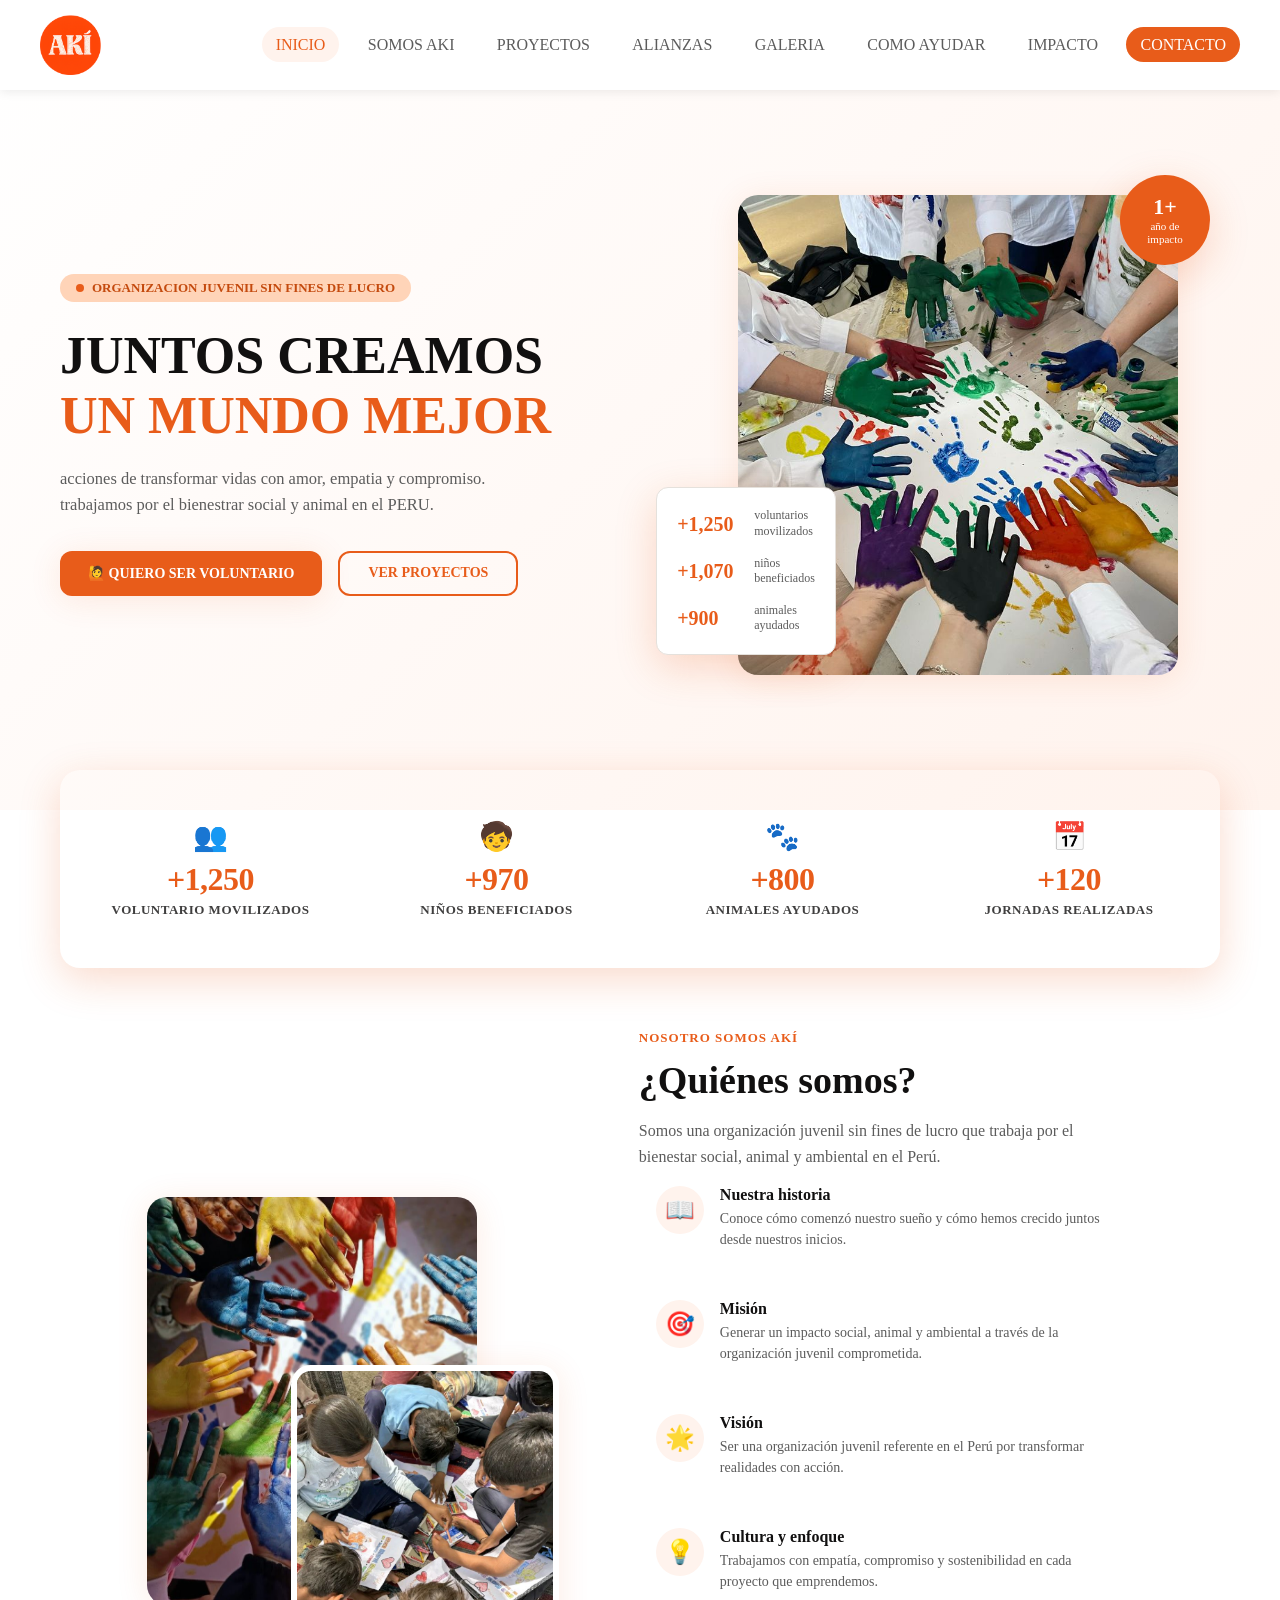
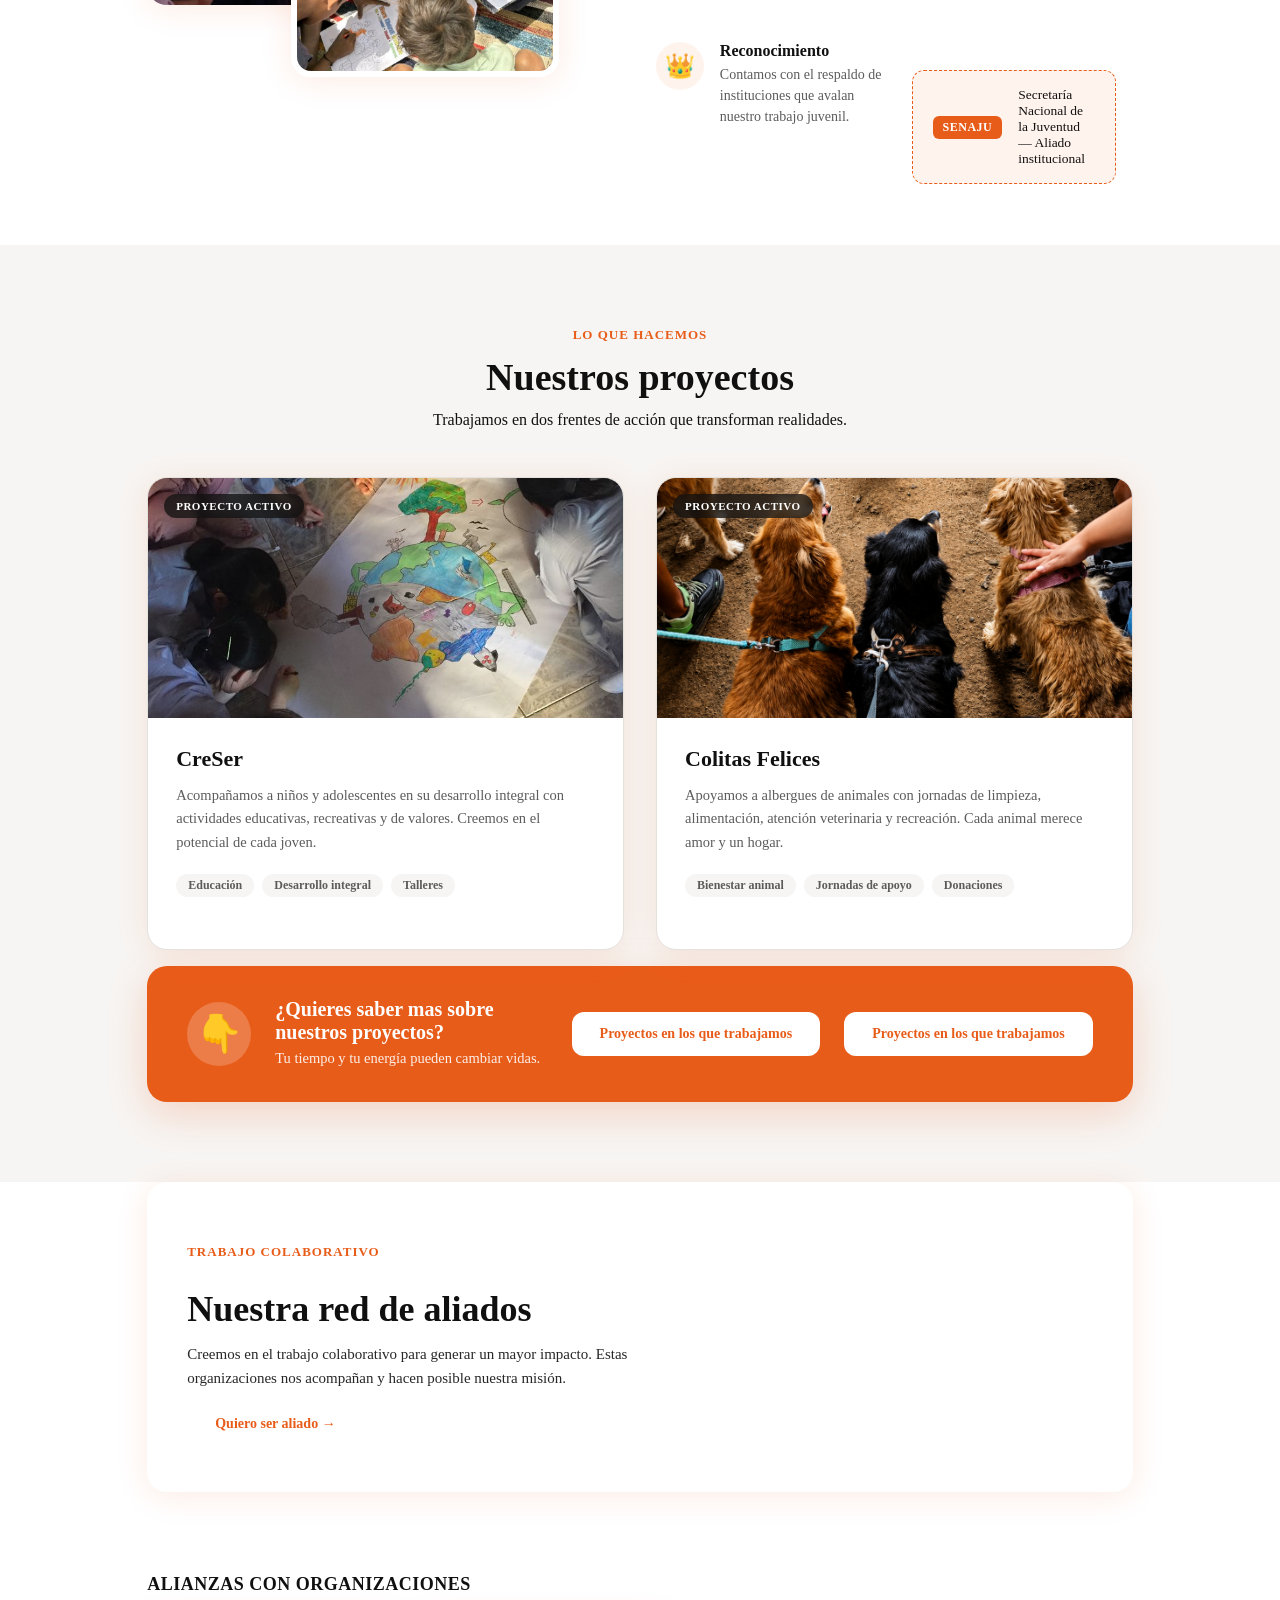
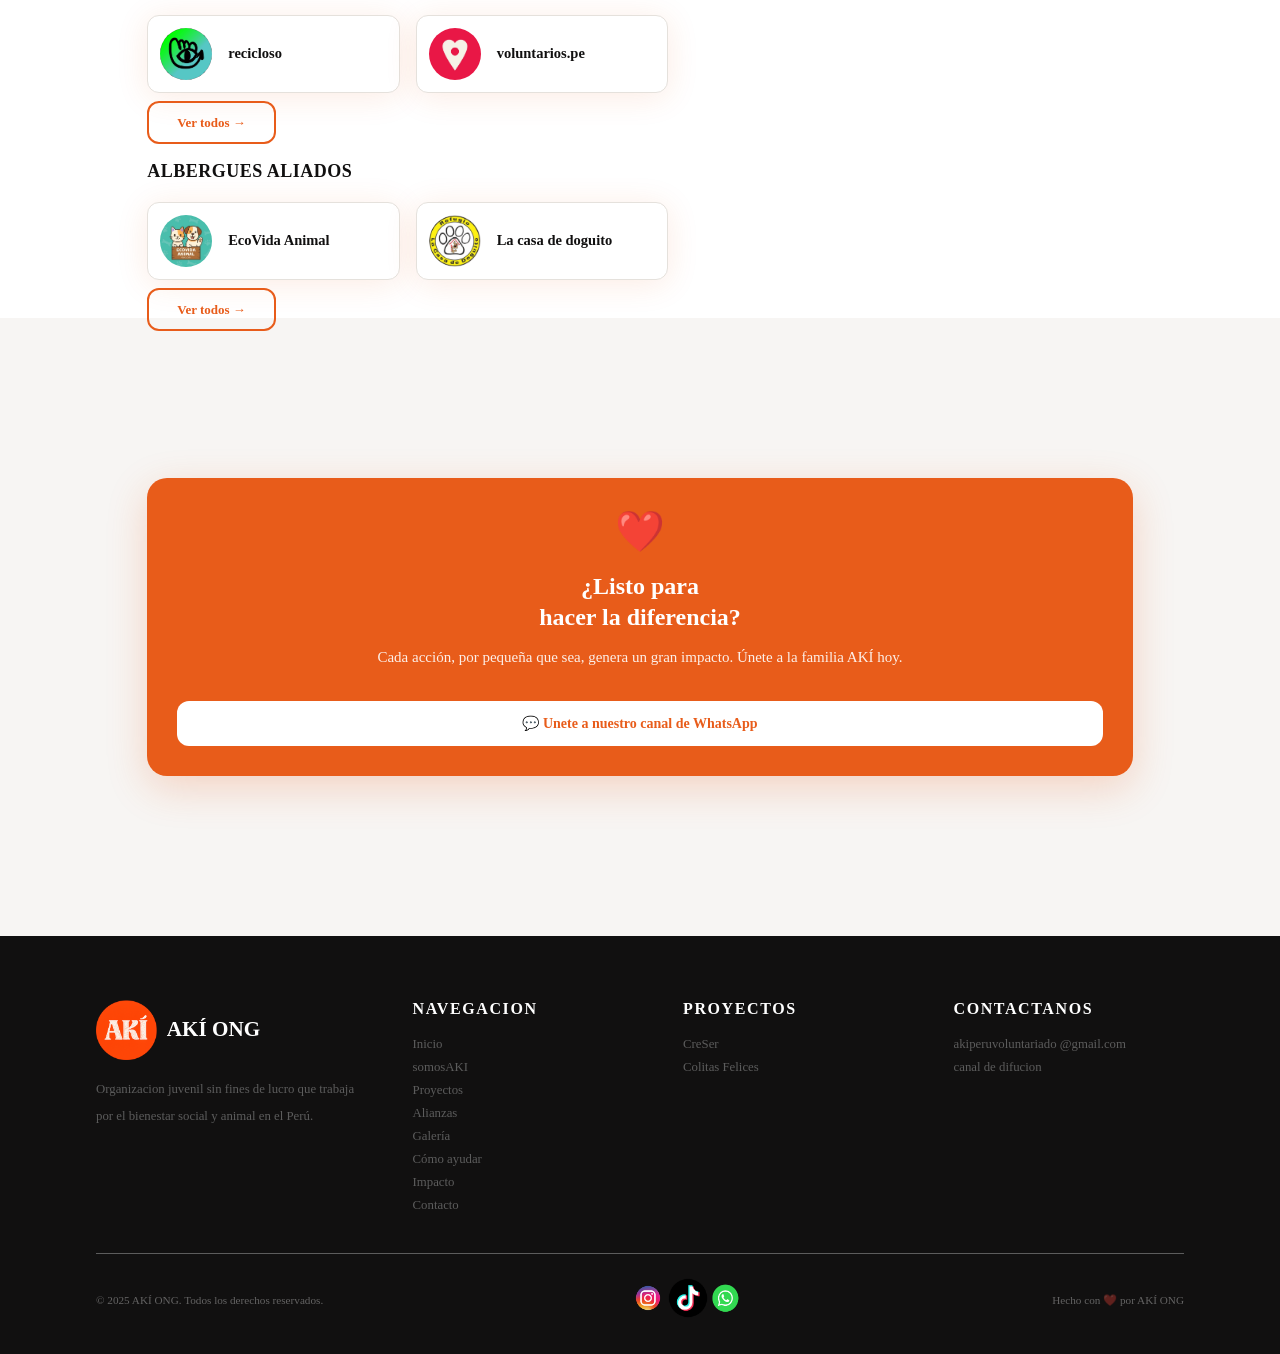
<file: PROYECTO_AKI_ONG/index.html>
<!DOCTYPE html>
<html lang="es-PE">
<head>
  <!--aspectos técnicos-->
    <meta charset="UTF-8">
    <meta name="viewport" content="width=device-width, initial-scale=1.0">
    <title>AKÍ ONG - Juntos creamos un mundo mejor</title>
  <!--seo (optimización de motores de busqueda) aspecto a revisar-->
    <meta name="description" content="AKÍ es una ONG juvenil sin fines de lucro que trabaja por el bien social y animal en Perú. Únete a nosotros para transformar vidas con amor y compromiso.">
    <link rel="canonical" href="https://www.aki-ong.org/">
  <!--favicon-->
    <link rel="icon" href="img/logo.png" type="image/png">
  <!-- los link y script-->
    <link rel="stylesheet" href="css/style.css">
    <link rel="stylesheet" href="css/responsive.css">
    <script src="js/main.js" defer></script>
</head>
<!--cuerpo dela pagina-->
<body>
<!-- ════════════════════════════════
  HEADER Y NAVEGACIÓN
══════════════════════════════════ -->
<header class="navegacion">
  <!--contiene la imagen del logo-->
  <a href="index.html" class="logo">
    <img src="img/logo.png" alt="Logo de AKÍ ONG" class="logo-img">
  </a>
  <!--navegación principal-->
  <nav class="menu-principal" id="menu-principal">
    <!--contiene los links de navegacion-->
    <ul class="nav-list" id="menu-principal"> 
      <li><a href="index.html" class="active">Inicio</a></li>
      <li><a href="paginas/somosAKI.html" >Somos AKI</a></li>
      <li><a href="paginas/proyectos.html" >Proyectos</a></li>
      <li><a href="paginas/alianzas.html">Alianzas</a></li>
      <li><a href="paginas/galeria.html" >Galeria</a></li>
      <li><a href="paginas/comoAyudar.html">Como ayudar</a></li>
      <li><a href="paginas/impacto.html" >Impacto</a></li>
      <li><a href="paginas/contacto.html" class="nav-cta" id="nav-cta">Contacto</a></li>
      <!--boton principal nav : editar href y texto -->
    </ul>
  </nav>
  <button class="menu-hamburguesa" id="boton-menu" aria-label="Abrir menú">
    <span></span>
    <span></span>
    <span></span>
  </button>

</header>
<!-- ══════════════════════════════════
  MAIN Y SECCIONES 
════════════════════════════════════ -->
<main>
<!-- ════════════════════════════════
    SECCIÓN 1: INICIO / HERO
    título, descripción y foto principal
══════════════════════════════════ -->
<section class="hero">
  <div class="hero-interior">
    <div class="hero-content fade"><!--hero-content no tiene css en style-->
      <!--badge esquina : edita el numero y texto-->
      <div class="hero-badge">
        <span class="hero-badge-dot"></span>
        organizacion juvenil sin fines de lucro
      </div>
      <!--titulo principal -->
      <h1 class="hero-title">JUNTOS CREAMOS <br><em>UN MUNDO MEJOR </em></h1>
      <!--descripcion hero-->
      <p class="hero-desc">acciones de transformar vidas con amor, empatia y compromiso. trabajamos por el bienestrar social y animal en el PERU.</p>
        <div class="hero-btns">
          <a href="paginas/comoAyudar.html" class="btn btn-primary">🙋 QUIERO SER VOLUNTARIO</a>
          <a href="paginas/proyectos.html" class="btn btn-outline"> VER PROYECTOS </a> 
        </div>
    </div>
    <div class="hero-visual fade fade-d2">
      <div class="hero-img-frame">
        <!--foto principal hero-->
        <img src="img/hero.jpg" alt="AKÍ ONG — Voluntarios">
      </div>
      <!--badge esquinal-->
      <div class="hero-badge-corner">
        <strong>1+</strong>
        año de<br>impacto
      </div>
      <div class="hero-float-card">
        <!--estadisticas hero: edita numeros y etiquetas -->
        <div class="hero-stat"><strong>+1,250</strong><span>voluntarios <br>movilizados</span></div>
        <div class="hero-stat"><strong>+1,070</strong><span>niños<br>beneficiados</span></div>
        <div class="hero-stat"><strong>+900</strong>animales<br>ayudados</div>
      </div>
    </div>
  </div>
</section>

<!--strip impacto-->
<div class="impacto-strip">
      <!--numeros strip: editas los 4 indicadores principales-->
      <div class="imp-item"><span class="imp-emoji">👥</span><span class="imp-num" data-target="1250" data-prefix="+">+1,250</span><div class="imp-label">voluntario movilizados</div></div>
      <div class="imp-item"><span class="imp-emoji">🧒</span><span class="imp-num" data-target="970" data-prefix="+">+970</span><div class="imp-label">niños beneficiados</div></div>
      <div class="imp-item"><span class="imp-emoji">🐾</span><span class="imp-num" data-target="800" data-prefix="+">+800</span><div class="imp-label">animales ayudados</div></div>
      <div class="imp-item"><span class="imp-emoji">📅</span><span class="imp-num" data-target="120" data-prefix="+">+120</span><div class="imp-label">jornadas realizadas</div></div>
</div>
<!-- ══════════════════════════════════
     SECCIÓN 2: somosAKÍ
     historia, misión, visión, cultura
══════════════════════════════════ -->
<section class="container" id="somosAKÍ">
  <div class="nosotros-grid">
    <div class="nos-img-stack fade">
      <div class="nos-img-main">
        <!-- ★ FOTO somosAKÍ PRINCIPAL -->
        <img src="img/equipo-aki.jpg" alt="Equipo AKÍ ONG">
      </div>
      <div class="nos-img-accent">
        <!-- ★ FOTO somosAKÍ ACENTO -->
        <img src="img/niños-aki.jpg" alt="AKÍ niños">
      </div>
    </div>
    <div class="nos-content fade fade-d2">
      <span class="section-tag">NOSOTRO SOMOS AKÍ</span>
      <!-- TÍTULO somosAKI -->
      <h2>¿Quiénes somos?</h2>
      <!-- DESCRIPCIÓN somosAKI-->
      <p class="subtitle">Somos una organización juvenil sin fines de lucro que trabaja por el bienestar social, animal y ambiental en el Perú.</p>
      <!-- TARJETAS INFO: título, texto e ícono de cada una -->
      <!--primera tarjeta nuestra historia -->
      <a href="paginas/somosAKI.html#historia">
      <div class="info-card">
        <div class="info-icon">📖</div>
          <div>
            <h4>Nuestra historia</h4>
            <p>Conoce cómo comenzó nuestro sueño y cómo hemos crecido juntos desde nuestros inicios.</p>
          </div>
      </div>
      </a>
      <!--segunda tarjeta mision -->
      <a href="paginas/somosAKI.html#mision">
      <div class="info-card">
        <div class="info-icon">🎯</div>
          <div>
            <h4>Misión</h4>
            <p>Generar un impacto social, animal y ambiental a través de la organización juvenil comprometida.</p>
          </div>
      </div>
      </a>
      <!--tercera tarjeta vision -->
      <a href="paginas/somosAKI.html#vision">
      <div class="info-card">
        <div class="info-icon">🌟</div>
          <div>
            <h4>Visión</h4>
            <!-- ★ VISIÓN: edita este texto -->
            <p>Ser una organización juvenil referente en el Perú por transformar realidades con acción.</p>
          </div>
      </div>
      </a>
      <!--cuarta tarjeta cultura y enfoque -->
      <a href="paginas/somosAKI.html#cultura">
      <div class="info-card">
        <div class="info-icon">💡</div>
          <div>
            <h4>Cultura y enfoque</h4>
            <!-- ★ CULTURA: edita este texto -->
            <p>Trabajamos con empatía, compromiso y sostenibilidad en cada proyecto que emprendemos.</p>
          </div>
      </div>
      </a>
      <!--quinta tarjeta reconocimiento -->
      <div class="info-card">
        <div class="info-icon">👑</div>
          <div>
            <h4>Reconocimiento</h4>
            <!-- ★ RECONOCIMIENTO: edita este texto -->
            <p>Contamos con el respaldo de instituciones que avalan nuestro trabajo juvenil.</p>
          </div>
        <!-- ALIADO INSTITUCIONAL -->
        <div class="partner-badge">
          <span class="partner-name">SENAJU</span>
          <span>Secretaría Nacional de la Juventud — Aliado institucional</span>
        </div>
      </div>
    </div>
  </div>
</section>
<!-- ══════════════════════════════════
     SECCIÓN 3: PROYECTOS
     nombre, descripción y foto de cada proyecto
══════════════════════════════════ -->
<section id="proyectos">
  <div class="container">
  <div class="proy-header fade">
    <span class="section-tag">Lo que hacemos</span>
    <h2>Nuestros proyectos</h2>
    <p class="subtitle" style="max-width:520px;margin:0 auto">Trabajamos en dos frentes de acción que transforman realidades.</p>
  </div>
  <a href="paginas/proyectos.html#creser">
  <div class="proyectos-grid">
    <!-- PROYECTO 1: edita todos los datos -->
    <div class="proyecto-card fade fade-d1">
      <div class="proyecto-img">
        <span class="proyecto-label">Proyecto activo</span>
        <!-- ★ FOTO PROYECTO CRESER-->
        <img src="img/creser.jpg" alt="CreSer">
      </div>
      <div class="proyecto-body">
        <!-- ★ NOMBRE PROYECTO 1 -->
        <h3>CreSer</h3>
        <!-- ★ DESCRIPCIÓN PROYECTO 1: edita -->
        <p>Acompañamos a niños y adolescentes en su desarrollo integral con actividades educativas, recreativas y de valores. Creemos en el potencial de cada joven.</p>
        <div class="proyecto-tags">
          <!-- ★ TAGS PROYECTO 1: edita o añade más -->
          <span class="proyecto-tag">Educación</span>
          <span class="proyecto-tag">Desarrollo integral</span>
          <span class="proyecto-tag">Talleres</span>
        </div>
      </div>
    </div>
    </a>
    <!-- PROYECTO 2: edita todos los datos -->
    <a href="paginas/proyectos.html#colitas">
    <div class="proyecto-card fade fade-d2">
      <div class="proyecto-img">
        <span class="proyecto-label">Proyecto activo</span>
        <!-- ★ FOTO PROYECTO COLITAS FELICES: cambia el src -->
        <img src="img/colitas-f.png" alt="Colitas Felices">
      </div>
      <div class="proyecto-body">
        <!-- ★ NOMBRE PROYECTO 2: edita -->
        <h3>Colitas Felices</h3>
        <!-- ★ DESCRIPCIÓN PROYECTO 2: edita -->
        <p>Apoyamos a albergues de animales con jornadas de limpieza, alimentación, atención veterinaria y recreación. Cada animal merece amor y un hogar.</p>
        <div class="proyecto-tags">
          <!-- ★ TAGS PROYECTO 2: edita o añade más -->
          <span class="proyecto-tag">Bienestar animal</span>
          <span class="proyecto-tag">Jornadas de apoyo</span>
          <span class="proyecto-tag">Donaciones</span>
        </div>
        </div>
      </div>
    </div>
    </a>
    <!-- conose mas los proyectos -->
    <div class="voluntarios-cta fade">
      <div class="vt-icon">👇</div>
      <div>
        <!-- ★ CTA PROYECTOS: edita título y texto -->
        <h4>¿Quieres saber mas sobre nuestros proyectos?</h4>
        <p>Tu tiempo y tu energía pueden cambiar vidas.</p>
      </div>
      <a href="paginas/proyectos.html" class="btn btn-white">Proyectos en los que trabajamos</a>
      <a href="paginas/proyectos.html" class="btn btn-white">Proyectos en los que trabajamos</a>
    </div>
  </div>
</section>

<!-- ══════════════════════════════════
     SECCIÓN 4: ALIANZAS
     Edita aliados, patrocinadores y fotos
══════════════════════════════════ -->
<section id="alianzas">
  <div class="container">
    <div class="alianzas-banner fade">
      <div style="position:relative;z-index:1;max-width:520px">
        <span class="section-tag">Trabajo colaborativo</span>
        <h2>Nuestra red de aliados</h2>
        <!-- ★ TEXTO ALIANZAS BANNER: edita -->
        <p>Creemos en el trabajo colaborativo para generar un mayor impacto. Estas organizaciones nos acompañan y hacen posible nuestra misión.</p>
        <a href="paginas/alianzas.html" class="btn btn-white">Quiero ser aliado →</a>
      </div>
    </div>

    <div class="alianzas-grid">
      <div class="fade">
        <h3>alianzas con organizaciones</h3>
        <div class="alianzas-cards">
          <!-- ★ ALIANZA 1: edita nombre, distrito y foto -->
           
          <div class="alianza-card">
            <img src="img/recicloso.jpg" alt="recicloso">
            <div class="alianza-info">
              <strong>recicloso</strong>
              <span></span>
            </div>
          </div>
          <!-- ★ ALIANZA  2: edita nombre, distrito y foto -->
          <div class="alianza-card">
            <img src="img/voluntarios_pe.jpg" alt="voluntarios_pe">
            <div class="alianza-info">
              <strong>voluntarios.pe</strong>
              <span></span>
            </div>
          </div>
        </div>
        <a href="paginas/alianzas.html" class="btn btn-outline" style="font-size:13px;margin-bottom:36px">Ver todos →</a>

        <h3>Albergues aliados</h3>
        <div class="alianzas-cards">
          <!-- ★ ALBERGUE 1: edita nombre, distrito y foto -->
          <div class="alianza-card">
            <img src="img/ecovida_animal.jpg" alt="EcoVida Animal">
            <div class="alianza-info">
              <strong>EcoVida Animal</strong>
              <span></span>
            </div>
          </div>
          <!-- ★ ALBERGUE 2: edita nombre, distrito y foto -->
          <div class="alianza-card">
            <img src="img/la casa de doguito.png" alt="La casa de doguito">
            <div class="alianza-info">
              <strong>La casa de doguito</strong>
              <span></span>
            </div>
          </div>
        </div>
        <a href="paginas/alianzas.html" class="btn btn-outline" style="font-size:13px;margin-top:4px">Ver todos →</a>
      </div>
    </div>
  </div>
</section>
<!-- ══════════════════════════════════
     SECCIÓN 6: CÓMO AYUDAR
     Edita las formas de ayuda y el CTA lateral
══════════════════════════════════ -->
<section id="como-ayudar">
  <div class="container">
    <!-- CTA LATERAL -->
    <div class="como-cta-box fade fade-d2">
      <!-- ★ CTA BOX: edita título, texto y botones -->
      <div style="font-size:40px;margin-bottom:16px">❤️</div>
      <h3>¿Listo para<br>hacer la diferencia?</h3>
      <p>Cada acción, por pequeña que sea, genera un gran impacto. Únete a la familia AKÍ hoy.</p>
      <!-- BOTÓN WA: edita el número de WhatsApp (527XXXXXXXXX = +51 y tu número) -->
      <a href="https://whatsapp.com/channel/0029VbDmSkM5kg78yit7I50z" class="btn btn-white" id="canal" target="_blank">💬 Unete a nuestro canal de WhatsApp</a>
    </div>
  </div>
</section>

</main>
<!-- ══════════════════════════════════
     FOOTER
    los links de navegación y la info
══════════════════════════════════ -->
<footer>
  <div class="footer-principal">
    <div class="footer-lateral">
      <div class="logo-marca" >
        <img src="img/logo.png" alt="el logo de aki" class="logo-img">
        <span class="logo-marca-text">AKÍ ONG</span>
      </div>
      <!--footer descripcion -->
      <p>Organizacion juvenil sin fines de lucro que trabaja por el bienestar social y animal en el Perú.</p>
    </div>
    <div class="footer-links">
      <h4>Navegacion</h4>
      <a href="index.html">Inicio</a>
      <a href="paginas/somosAKI.html">somosAKI</a>
      <a href="paginas/proyectos.html">Proyectos</a>
      <a href="paginas/alianzas.html">Alianzas</a>
      <a href="paginas/galeria.html">Galería</a>
      <a href="paginas/comoAyudar.html">Cómo ayudar</a>
      <a href="paginas/impacto.html">Impacto</a>
      <a href="paginas/contacto.html">Contacto</a>
    </div>
    <div class="footer-links">
      <h4>Proyectos</h4>
      <a href="paginas/proyectos.html">CreSer</a>
      <a href="paginas/proyectos.html#colitas">Colitas Felices </a>
    </div>
    <div class="footer-links">
      <h4>Contactanos</h4>
      <!--footer contacto: correo, telefono y redes-->
      <a href="mailto:akiperuvoluntariado@gmail.com">akiperuvoluntariado @gmail.com</a>
      <a href="https://whatsapp.com/channel/0029VbDmSkM5kg78yit7I50z">canal de difucion</a>
    </div>
  </div>
  <div class="footer-bottom">
    <p> &copy; 2025 AKÍ ONG. Todos los derechos reservados.</p>
    <div class="footer-social">
      <ol class="redes-sociales">
        <li><a href="https://www.instagram.com/aki_peru_voluntariado?igsh=" target="_blank" title="Instagram"><img src="img/footer/icon-instagram.png" alt="Instagram"></a></li>
        <li><a href="https://www.tiktok.com/@ong_aki" target="_blank" title="Tiktok"><img src="img/footer/icon-tiktok.png" alt="Tiktok"></a></li>
        <li><a href="https://whatsapp.com/channel/0029VbDmSkM5kg78yit7I50z" target="_blank" title="WhatsApp"><img src="img/footer/icon-whatsapp.png" alt="WhatsApp"></a></li>
      </ol>
    </div>
    <p>Hecho con ❤️ por AKÍ ONG </p>
  </div>
</footer>    
</body>
</html>
</file>
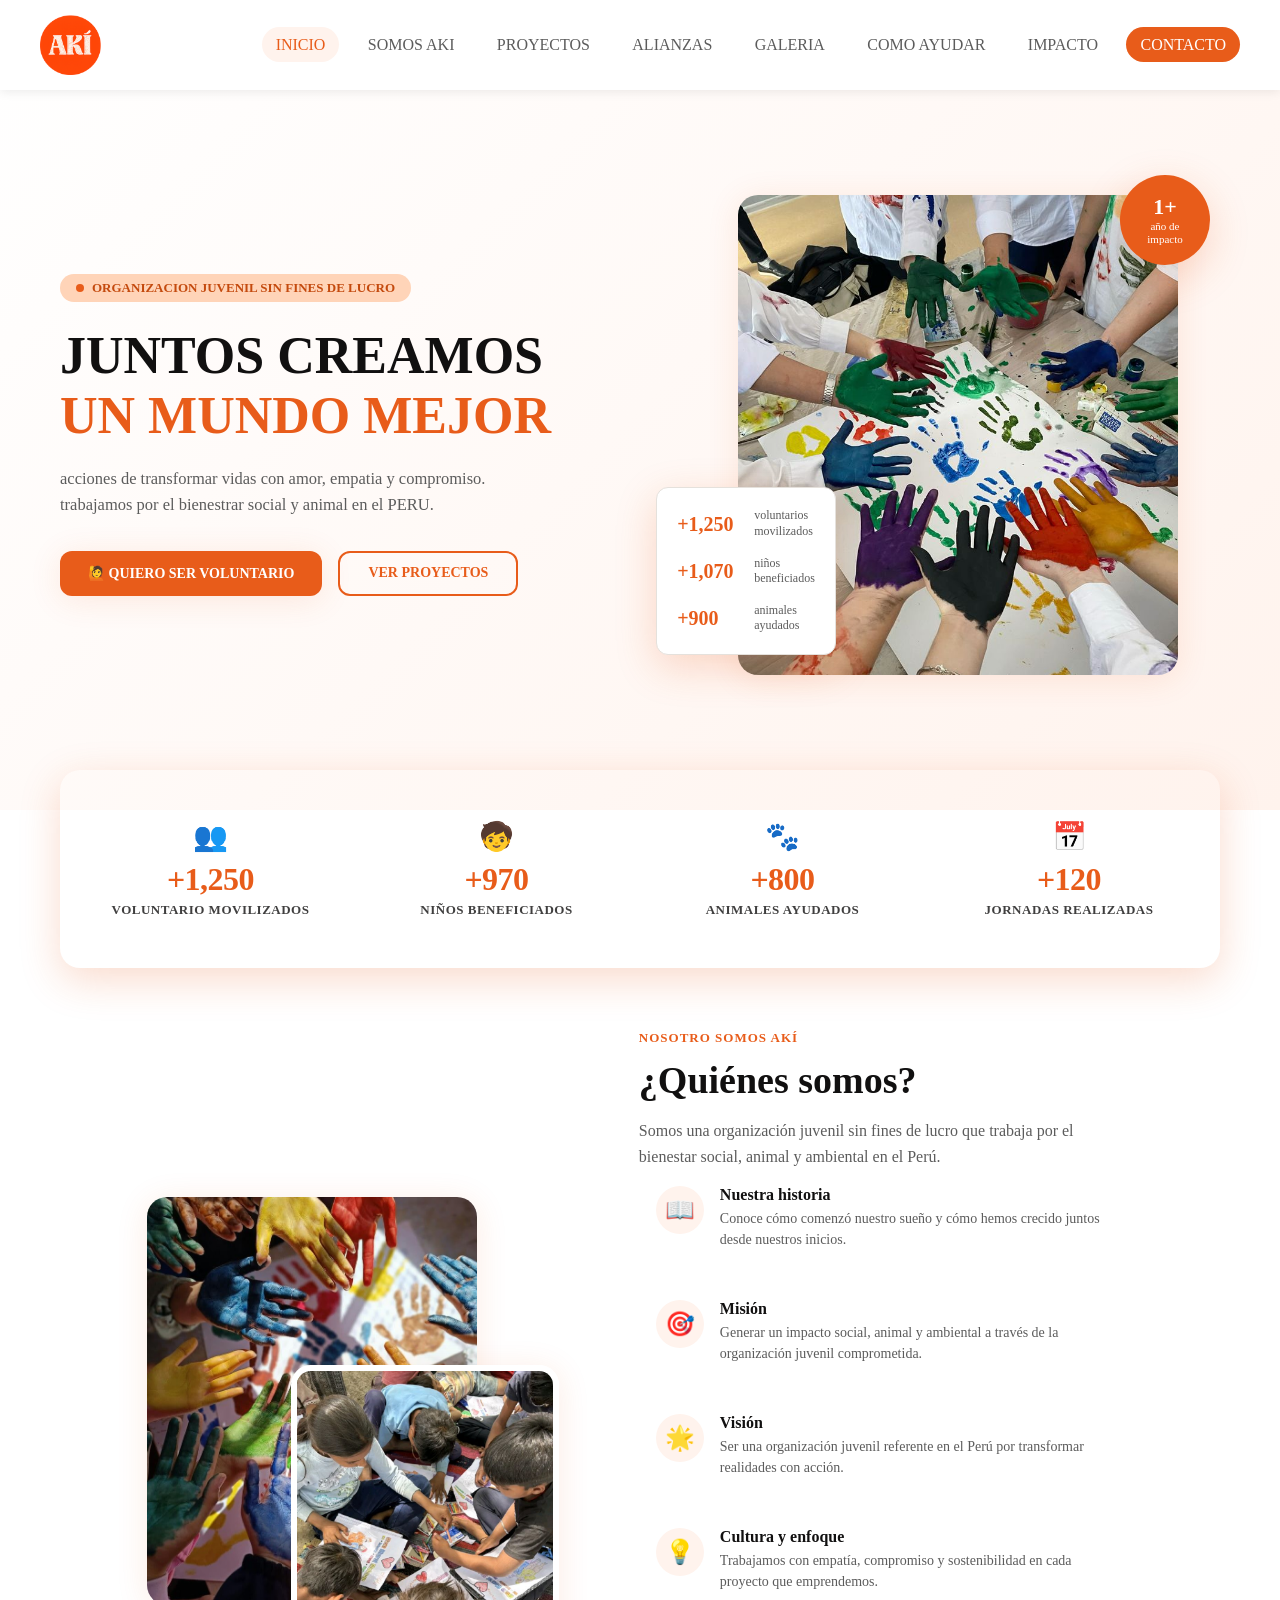
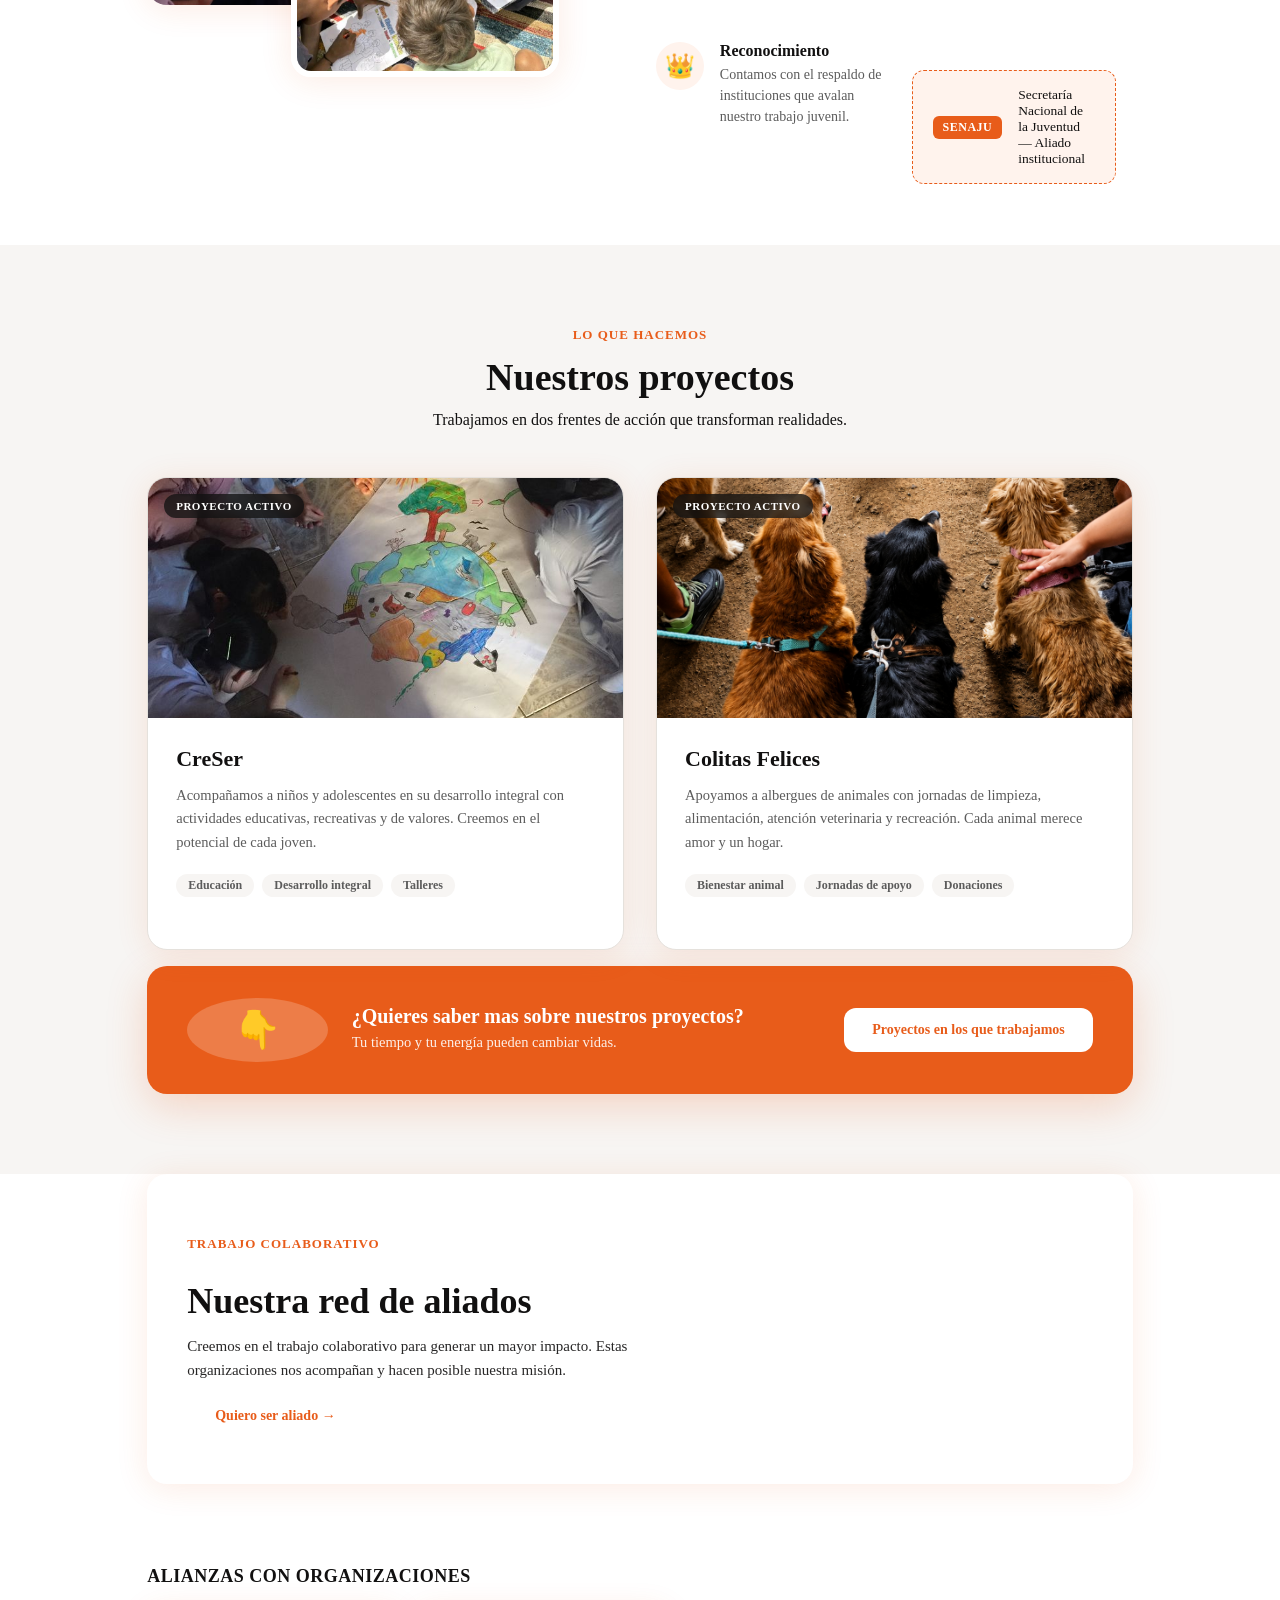
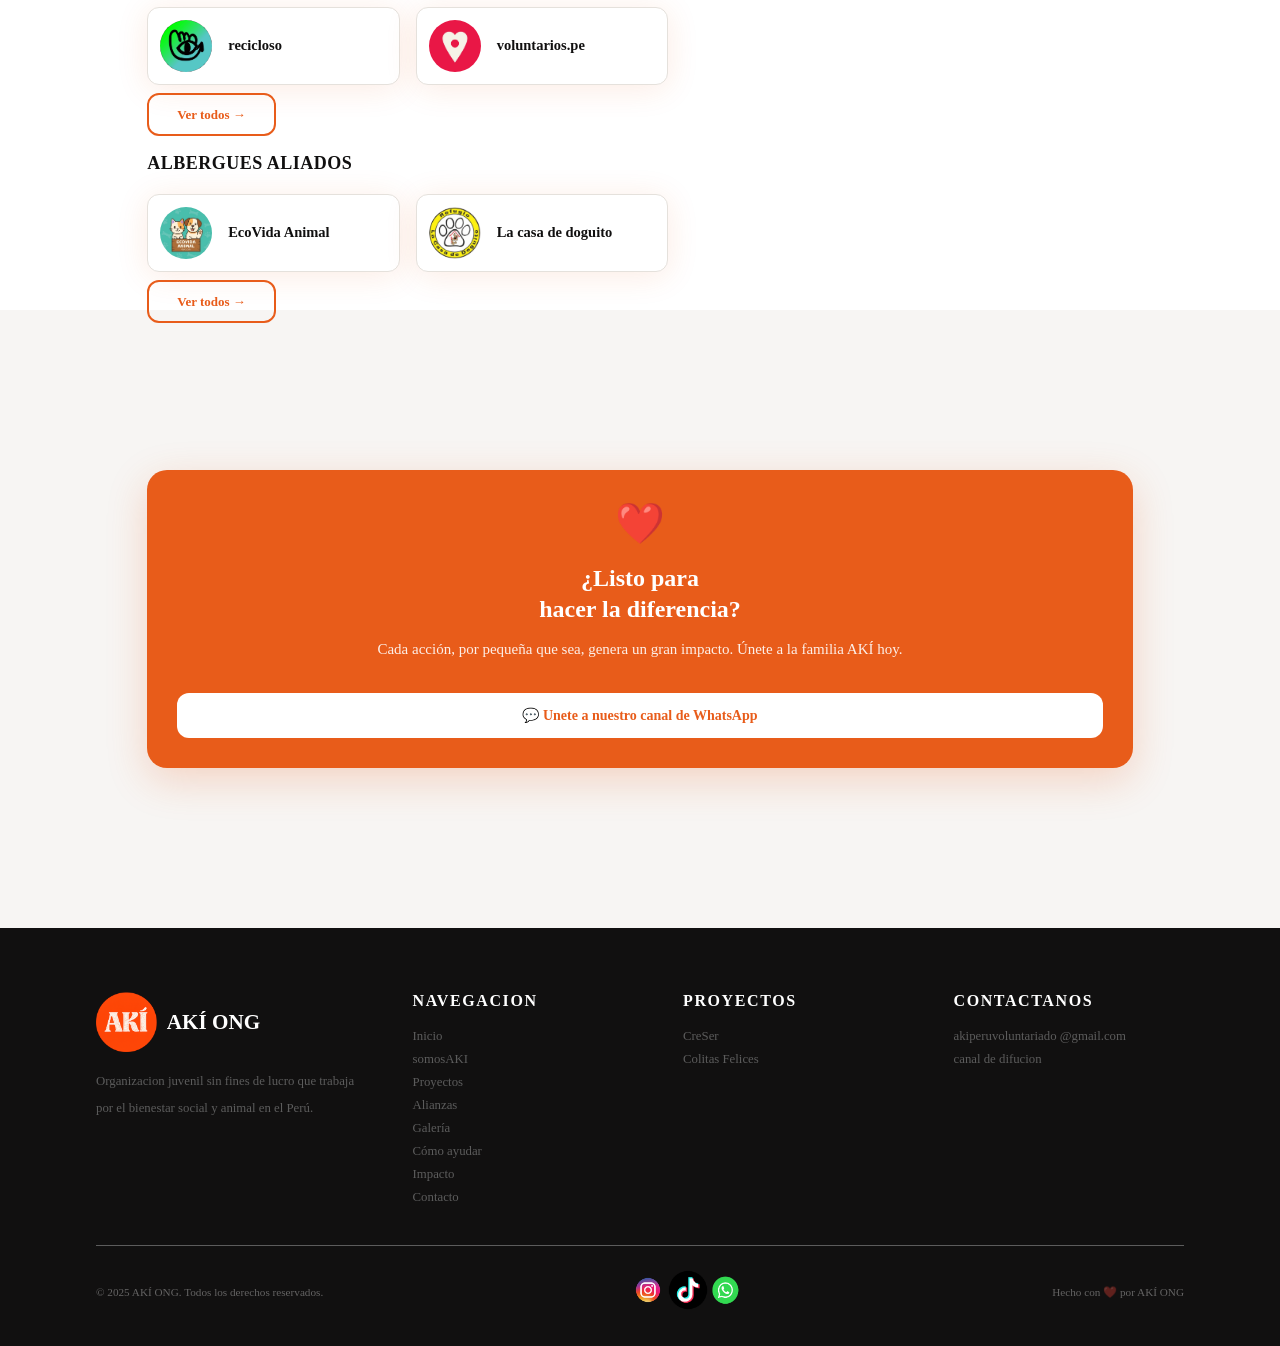
<file: PROYECTO_AKI_ONG/paginas/index.html>
<!DOCTYPE html>
<html lang="es-PE">
<head>
  <!--aspectos técnicos-->
    <meta charset="UTF-8">
    <meta name="viewport" content="width=device-width, initial-scale=1.0">
    <title>AKÍ ONG - Juntos creamos un mundo mejor</title>
  <!--seo (optimización de motores de busqueda) aspecto a revisar-->
    <meta name="description" content="AKÍ es una ONG juvenil sin fines de lucro que trabaja por el bien social y animal en Perú. Únete a nosotros para transformar vidas con amor y compromiso.">
    <link rel="canonical" href="https://www.aki-ong.org/">
  <!--favicon-->
    <link rel="icon" href="../img/logo.png" type="image/png">
  <!-- los link y script-->
    <link rel="stylesheet" href="../css/style.css">
    <link rel="stylesheet" href="../css/responsive.css">
    <script src="../js/main.js" defer></script>
</head>
<!--cuerpo dela pagina-->
<body>
<!-- ════════════════════════════════
  HEADER Y NAVEGACIÓN
══════════════════════════════════ -->
<header class="navegacion">
  <!--contiene la imagen del logo-->
  <a href="index.html" class="logo">
    <img src="../img/logo.png" alt="Logo de AKÍ ONG" class="logo-img">
  </a>
  <!--navegación principal-->
  <nav class="menu-principal" id="menu-principal">
    <!--contiene los links de navegacion-->
    <ul class="nav-list" id="menu-principal"> 
      <li><a href="index.html" class="active">Inicio</a></li>
      <li><a href="somosAKI.html" >Somos AKI</a></li>
      <li><a href="proyectos.html" >Proyectos</a></li>
      <li><a href="alianzas.html">Alianzas</a></li>
      <li><a href="galeria.html" >Galeria</a></li>
      <li><a href="comoAyudar.html">Como ayudar</a></li>
      <li><a href="impacto.html" >Impacto</a></li>
      <!--boton principal nav : editar href y texto -->
      <li><a href="contacto.html" class="nav-cta" id="nav-cta">Contacto</a></li>
    </ul>
  </nav>
  <button class="menu-hamburguesa" id="boton-menu" aria-label="Abrir menú">
    <span></span>
    <span></span>
    <span></span>
  </button>

</header>
<!-- ══════════════════════════════════
  MAIN Y SECCIONES 
════════════════════════════════════ -->
<main>
<!-- ════════════════════════════════
    SECCIÓN 1: INICIO / HERO
    título, descripción y foto principal
══════════════════════════════════ -->
<section class="hero">
  <div class="hero-interior">
    <div class="hero-content fade"><!--hero-content no tiene css en style-->
      <!--badge esquina : edita el numero y texto-->
      <div class="hero-badge">
        <span class="hero-badge-dot"></span>
        organizacion juvenil sin fines de lucro
      </div>
      <!--titulo principal -->
      <h1 class="hero-title">JUNTOS CREAMOS <br><em>UN MUNDO MEJOR </em></h1>
      <!--descripcion hero-->
      <p class="hero-desc">acciones de transformar vidas con amor, empatia y compromiso. trabajamos por el bienestrar social y animal en el PERU.</p>
        <div class="hero-btns">
          <a href="comoAyudar.html" class="btn btn-primary">🙋 QUIERO SER VOLUNTARIO</a>
          <a href="proyectos.html" class="btn btn-outline"> VER PROYECTOS </a> 
        </div>
    </div>
    <div class="hero-visual fade fade-d2">
      <div class="hero-img-frame">
        <!--foto principal hero-->
        <img src="../img/hero.jpg" alt="AKÍ ONG — Voluntarios">
      </div>
      <!--badge esquinal-->
      <div class="hero-badge-corner">
        <strong>1+</strong>
        año de<br>impacto
      </div>
      <div class="hero-float-card">
        <!--estadisticas hero: edita numeros y etiquetas -->
        <div class="hero-stat"><strong>+1,250</strong><span>voluntarios <br>movilizados</span></div>
        <div class="hero-stat"><strong>+1,070</strong><span>niños<br>beneficiados</span></div>
        <div class="hero-stat"><strong>+900</strong>animales<br>ayudados</div>
      </div>
    </div>
  </div>
</section>

<!--strip impacto-->
<div class="impacto-strip">
      <!--numeros strip: editas los 4 indicadores principales-->
      <div class="imp-item"><span class="imp-emoji">👥</span><span class="imp-num" data-target="1250" data-prefix="+">+1,250</span><div class="imp-label">voluntario movilizados</div></div>
      <div class="imp-item"><span class="imp-emoji">🧒</span><span class="imp-num" data-target="970" data-prefix="+">+970</span><div class="imp-label">niños beneficiados</div></div>
      <div class="imp-item"><span class="imp-emoji">🐾</span><span class="imp-num" data-target="800" data-prefix="+">+800</span><div class="imp-label">animales ayudados</div></div>
      <div class="imp-item"><span class="imp-emoji">📅</span><span class="imp-num" data-target="120" data-prefix="+">+120</span><div class="imp-label">jornadas realizadas</div></div>
</div>
<!-- ══════════════════════════════════
     SECCIÓN 2: somosAKÍ
     historia, misión, visión, cultura
══════════════════════════════════ -->
<section class="container" id="somosAKÍ">
  <div class="nosotros-grid">
    <div class="nos-img-stack fade">
      <div class="nos-img-main">
        <!-- ★ FOTO somosAKÍ PRINCIPAL -->
        <img src="../img/equipo-aki.jpg" alt="Equipo AKÍ ONG">
      </div>
      <div class="nos-img-accent">
        <!-- ★ FOTO somosAKÍ ACENTO -->
        <img src="../img/niños-aki.jpg" alt="AKÍ niños">
      </div>
    </div>
    <div class="nos-content fade fade-d2">
      <span class="section-tag">NOSOTRO SOMOS AKÍ</span>
      <!-- TÍTULO somosAKI -->
      <h2>¿Quiénes somos?</h2>
      <!-- DESCRIPCIÓN somosAKI-->
      <p class="subtitle">Somos una organización juvenil sin fines de lucro que trabaja por el bienestar social, animal y ambiental en el Perú.</p>
      <!-- TARJETAS INFO: título, texto e ícono de cada una -->
      <!--primera tarjeta nuestra historia -->
      <a href="somosAKI.html#somosAKI">
      <div class="info-card">
        <div class="info-icon">📖</div>
          <div>
            <h4>Nuestra historia</h4>
            <p>Conoce cómo comenzó nuestro sueño y cómo hemos crecido juntos desde nuestros inicios.</p>
          </div>
      </div>
      </a>
      <!--segunda tarjeta mision -->
      <a href="somosAKI.html#mision">
      <div class="info-card">
        <div class="info-icon">🎯</div>
          <div>
            <h4>Misión</h4>
            <p>Generar un impacto social, animal y ambiental a través de la organización juvenil comprometida.</p>
          </div>
      </div>
      </a>
      <!--tercera tarjeta vision -->
      <a href="somosAKI.html#vision">
      <div class="info-card">
        <div class="info-icon">🌟</div>
          <div>
            <h4>Visión</h4>
            <!-- ★ VISIÓN: edita este texto -->
            <p>Ser una organización juvenil referente en el Perú por transformar realidades con acción.</p>
          </div>
      </div>
      </a>
      <!--cuarta tarjeta cultura y enfoque -->
      <a href="somosAKI.html#culturaenfoque">
      <div class="info-card">
        <div class="info-icon">💡</div>
          <div>
            <h4>Cultura y enfoque</h4>
            <!-- ★ CULTURA: edita este texto -->
            <p>Trabajamos con empatía, compromiso y sostenibilidad en cada proyecto que emprendemos.</p>
          </div>
      </div>
      </a>
      <!--quinta tarjeta reconocimiento -->
      <div class="info-card">
        <div class="info-icon">👑</div>
          <div>
            <h4>Reconocimiento</h4>
            <!-- ★ RECONOCIMIENTO: edita este texto -->
            <p>Contamos con el respaldo de instituciones que avalan nuestro trabajo juvenil.</p>
          </div>
        <!-- ALIADO INSTITUCIONAL -->
        <div class="partner-badge">
          <span class="partner-name">SENAJU</span>
          <span>Secretaría Nacional de la Juventud — Aliado institucional</span>
        </div>
      </div>
    </div>
  </div>
</section>
<!-- ══════════════════════════════════
     SECCIÓN 3: PROYECTOS
     nombre, descripción y foto de cada proyecto
══════════════════════════════════ -->
<section id="proyectos">
  <div class="container">
  <div class="proy-header fade">
    <span class="section-tag">Lo que hacemos</span>
    <h2>Nuestros proyectos</h2>
    <p class="subtitle" style="max-width:520px;margin:0 auto">Trabajamos en dos frentes de acción que transforman realidades.</p>
  </div>
  <a href="proyectos.html#creser">
  <div class="proyectos-grid">
    <!-- PROYECTO 1: edita todos los datos -->
    <div class="proyecto-card fade fade-d1">
      <div class="proyecto-img">
        <span class="proyecto-label">Proyecto activo</span>
        <!-- ★ FOTO PROYECTO CRESER-->
        <img src="../img/creser.jpg" alt="CreSer">
      </div>
      <div class="proyecto-body">
        <!-- ★ NOMBRE PROYECTO 1 -->
        <h3>CreSer</h3>
        <!-- ★ DESCRIPCIÓN PROYECTO 1: edita -->
        <p>Acompañamos a niños y adolescentes en su desarrollo integral con actividades educativas, recreativas y de valores. Creemos en el potencial de cada joven.</p>
        <div class="proyecto-tags">
          <!-- ★ TAGS PROYECTO 1: edita o añade más -->
          <span class="proyecto-tag">Educación</span>
          <span class="proyecto-tag">Desarrollo integral</span>
          <span class="proyecto-tag">Talleres</span>
        </div>
      </div>
    </div>
    </a>
    <!-- PROYECTO 2: edita todos los datos -->
    <a href="proyectos.html#colitas">
    <div class="proyecto-card fade fade-d2">
      <div class="proyecto-img">
        <span class="proyecto-label">Proyecto activo</span>
        <!-- ★ FOTO PROYECTO COLITAS FELICES: cambia el src -->
        <img src="../img/colitas-f.png" alt="Colitas Felices">
      </div>
      <div class="proyecto-body">
        <!-- ★ NOMBRE PROYECTO 2: edita -->
        <h3>Colitas Felices</h3>
        <!-- ★ DESCRIPCIÓN PROYECTO 2: edita -->
        <p>Apoyamos a albergues de animales con jornadas de limpieza, alimentación, atención veterinaria y recreación. Cada animal merece amor y un hogar.</p>
        <div class="proyecto-tags">
          <!-- ★ TAGS PROYECTO 2: edita o añade más -->
          <span class="proyecto-tag">Bienestar animal</span>
          <span class="proyecto-tag">Jornadas de apoyo</span>
          <span class="proyecto-tag">Donaciones</span>
        </div>
        </div>
      </div>
    </div>
    </a>
    <!-- conose mas los proyectos -->
    <div class="voluntarios-cta fade">
      <div class="vt-icon">👇</div>
      <div>
        <!-- ★ CTA PROYECTOS: edita título y texto -->
        <h4>¿Quieres saber mas sobre nuestros proyectos?</h4>
        <p>Tu tiempo y tu energía pueden cambiar vidas.</p>
      </div>
      <a href="proyectos.html" class="btn btn-white">Proyectos en los que trabajamos</a>
    </div>
  </div>
</section>

<!-- ══════════════════════════════════
     SECCIÓN 4: ALIANZAS
     Edita aliados, patrocinadores y fotos
══════════════════════════════════ -->
<section id="alianzas">
  <div class="container">
    <div class="alianzas-banner fade">
      <div style="position:relative;z-index:1;max-width:520px">
        <span class="section-tag">Trabajo colaborativo</span>
        <h2>Nuestra red de aliados</h2>
        <!-- ★ TEXTO ALIANZAS BANNER: edita -->
        <p>Creemos en el trabajo colaborativo para generar un mayor impacto. Estas organizaciones nos acompañan y hacen posible nuestra misión.</p>
        <a href="alianzas.html" class="btn btn-white">Quiero ser aliado →</a>
      </div>
    </div>

    <div class="alianzas-grid">
      <div class="fade">
        <h3>alianzas con organizaciones</h3>
        <div class="alianzas-cards">
          <!-- ★ ALIANZA 1: edita nombre, distrito y foto -->
           
          <div class="alianza-card">
            <img src="../img/recicloso.jpg" alt="recicloso">
            <div class="alianza-info">
              <strong>recicloso</strong>
              <span></span>
            </div>
          </div>
          <!-- ★ ALIANZA  2: edita nombre, distrito y foto -->
          <div class="alianza-card">
            <img src="../img/voluntarios_pe.jpg" alt="voluntarios_pe">
            <div class="alianza-info">
              <strong>voluntarios.pe</strong>
              <span></span>
            </div>
          </div>
          <!-- Añade más alianza-card aquí si tienes más centros -->
        </div>
        <a href="alianzas.html" class="btn btn-outline" style="font-size:13px;margin-bottom:36px">Ver todos →</a>

        <h3>Albergues aliados</h3>
        <div class="alianzas-cards">
          <!-- ★ ALBERGUE 1: edita nombre, distrito y foto -->
          <div class="alianza-card">
            <img src="../img/ecovida_animal.jpg" alt="EcoVida Animal">
            <div class="alianza-info">
              <strong>EcoVida Animal</strong>
              <span></span>
            </div>
          </div>
          <!-- ★ ALBERGUE 2: edita nombre, distrito y foto -->
          <div class="alianza-card">
            <img src="../img/la casa de doguito.png" alt="La casa de doguito">
            <div class="alianza-info">
              <strong>La casa de doguito</strong>
              <span></span>
            </div>
          </div>
        </div>
        <a href="alianzas.html" class="btn btn-outline" style="font-size:13px;margin-top:4px">Ver todos →</a>
      </div>
    </div>
  </div>
</section>
<!-- ══════════════════════════════════
     SECCIÓN 6: CÓMO AYUDAR
     Edita las formas de ayuda y el CTA lateral
══════════════════════════════════ -->
<section id="como-ayudar">
  <div class="container">
    <!-- CTA LATERAL -->
    <div class="como-cta-box fade fade-d2">
      <!-- ★ CTA BOX: edita título, texto y botones -->
      <div style="font-size:40px;margin-bottom:16px">❤️</div>
      <h3>¿Listo para<br>hacer la diferencia?</h3>
      <p>Cada acción, por pequeña que sea, genera un gran impacto. Únete a la familia AKÍ hoy.</p>
      <!-- BOTÓN WA: edita el número de WhatsApp (527XXXXXXXXX = +51 y tu número) -->
      <a href="https://whatsapp.com/channel/0029VbDmSkM5kg78yit7I50z" class="btn btn-white" id="canal" target="_blank">💬 Unete a nuestro canal de WhatsApp</a>
    </div>
  </div>
</section>

</main>
<!-- ══════════════════════════════════
     FOOTER
    los links de navegación y la info
══════════════════════════════════ -->
<footer>
  <div class="footer-principal">
    <div class="footer-lateral">
      <div class="logo-marca" >
        <img src="../img/logo.png" alt="el logo de aki" class="logo-img">
        <span class="logo-marca-text">AKÍ ONG</span>
      </div>
      <!--footer descripcion -->
      <p>Organizacion juvenil sin fines de lucro que trabaja por el bienestar social y animal en el Perú.</p>
    </div>
    <div class="footer-links">
      <h4>Navegacion</h4>
      <a href="index.html">Inicio</a>
      <a href="somosAKI.html">somosAKI</a>
      <a href="proyectos.html">Proyectos</a>
      <a href="alianzas.html">Alianzas</a>
      <a href="galeria.html">Galería</a>
      <a href="comoAyudar.html">Cómo ayudar</a>
      <a href="impacto.html">Impacto</a>
      <a href="contacto.html">Contacto</a>
    </div>
    <div class="footer-links">
      <h4>Proyectos</h4>
      <a href="proyectos.html#creser">CreSer</a>
      <a href="proyectos.html#colitas">Colitas Felices </a>
    </div>
    <div class="footer-links">
      <h4>Contactanos</h4>
      <!--footer contacto: correo, telefono y redes-->
      <a href="mailto:akiperuvoluntariado@gmail.com">akiperuvoluntariado @gmail.com</a>
      <a href="https://whatsapp.com/channel/0029VbDmSkM5kg78yit7I50z">canal de difucion</a>
    </div>
  </div>
  <div class="footer-bottom">
    <p> &copy; 2025 AKÍ ONG. Todos los derechos reservados.</p>
    <div class="footer-social">
      <ol class="redes-sociales">
        <li><a href="https://www.instagram.com/aki_peru_voluntariado?igsh=" target="_blank" title="Instagram"><img src="../img/footer/icon-instagram.png" alt="Instagram"></a></li>
        <li><a href="https://www.tiktok.com/@ong_aki" target="_blank" title="Tiktok"><img src="../img/footer/icon-tiktok.png" alt="Tiktok"></a></li>
        <li><a href="https://whatsapp.com/channel/0029VbDmSkM5kg78yit7I50z" target="_blank" title="WhatsApp"><img src="../img/footer/icon-whatsapp.png" alt="WhatsApp"></a></li>
      </ol>
    </div>
    <p>Hecho con ❤️ por AKÍ ONG </p>
  </div>
</footer>    
</body>
</html>
</file>
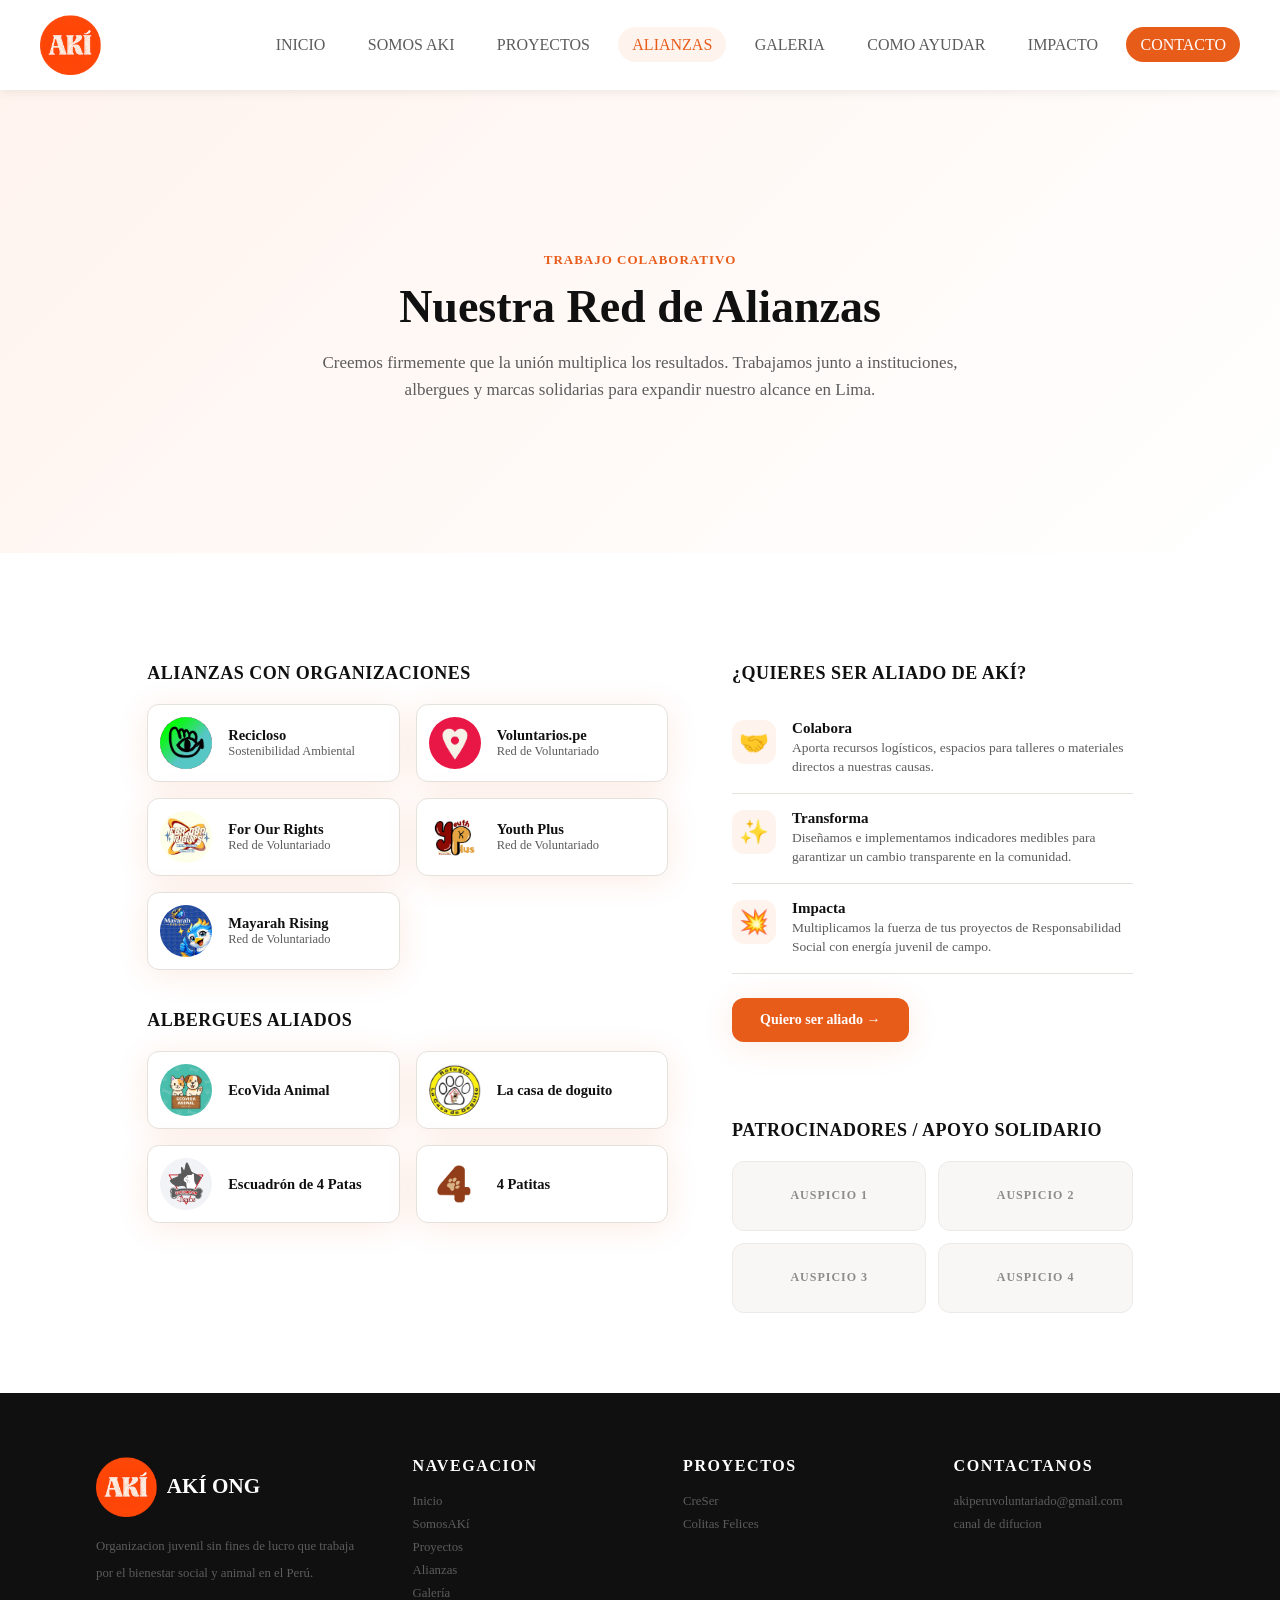
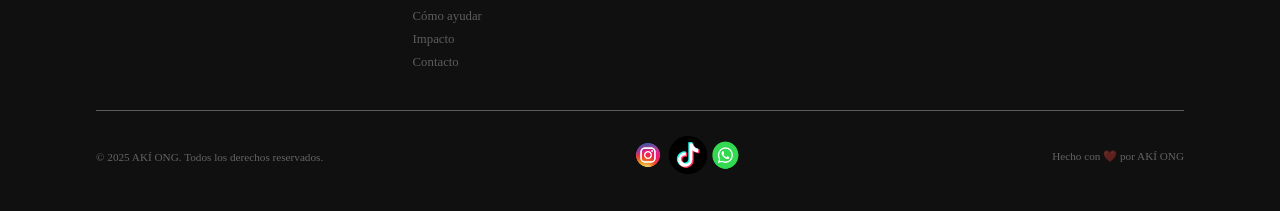
<file: PROYECTO_AKI_ONG/paginas/alianzas.html>
<!DOCTYPE html>
<html lang="es-PE">
<head>
  <!--aspectos técnicos-->
<meta charset="UTF-8">
<meta name="viewport" content="width=device-width, initial-scale=1.0">
<title>ALIANZAS - AKÍ ONG</title>
  <!--seo (optimización de motores de busqueda) aspecto a revisar-->
<meta name="description" content="AKÍ es una ONG juvenil sin fines de lucro que trabaja por el bien social y animal en Perú. Únete a nosotros en una alianza...">
<link rel="canonical" href="https://www.aki-ong.org/alianzas">
  <!--favicon-->
<link rel="icon" href="../img/logo.png" type="image/png">
 <!--aspectos de rendimientos y estilos -->
<link rel="stylesheet" href="../css/style.css">
<link rel="stylesheet" href="../css/responsive.css">
<script src="../js/main.js" defer></script>
</head>
<!--cuerpo dela pagina-->
<body>
<!-- ════════════════════════════════
  HEADER Y NAVEGACIÓN
══════════════════════════════════ -->
<header class="navegacion">
  <!--contiene la imagen del logo-->
  <a href="../index.html" class="logo">
    <img src="../img/logo.png" alt="Logo de AKÍ ONG" class="logo-img">
  </a>
  <!--navegación principal-->
  <nav class="menu-principal" id="menu-principal">
    <!--contiene los links de navegacion-->
    <ul class="nav-list" id="menu-principal"> 
      <li><a href="../index.html">Inicio</a></li>
      <li><a href="somosAKI.html">Somos AKI</a></li>
      <li><a href="proyectos.html">Proyectos</a></li>
      <li><a href="alianzas.html" class="active">Alianzas</a></li>
      <li><a href="galeria.html">Galeria</a></li>
      <li><a href="comoAyudar.html">Como ayudar</a></li>
      <li><a href="impacto.html">Impacto</a></li>
      <!--boton principal nav : editar href y texto -->
      <li><a href="contacto.html" class="nav-cta" id="nav-cta">Contacto</a></li>
    </ul>
  </nav>
  <button class="menu-hamburguesa" id="boton-menu" aria-label="Abrir menú">
    <span></span>
    <span></span>
    <span></span>
  </button>

</header>
<!-- ════════════════════════════════
     CONTENIDO PRINCIPAL: ALIANZAS
══════════════════════════════════ -->
<main class="secundaria-main">

  <!-- PAGE HERO -->
  <div class="page-hero">
    <div class="container">
      <span class="hero-tag">Trabajo Colaborativo</span>
      <h1 class="page-hero-title">Nuestra Red de Alianzas</h1>
      <p class="page-hero-desc">Creemos firmemente que la unión multiplica los resultados. Trabajamos junto a instituciones, albergues y marcas solidarias para expandir nuestro alcance en Lima.</p>
    </div>
  </div>

  <!-- SECCIÓN INTERNA DE ALIANZAS -->
  <section class="section-home">
    <div class="container">
      
      <!-- GRID DE DOS COLUMNAS (ASIMÉTRICO) -->
      <div class="alianzas-grid">
        
        <!-- COLUMNA IZQUIERDA: Catálogo de Alianzas y Albergues -->
        <div class="fade">
          
          <h3>Alianzas con organizaciones</h3>
          <div class="alianzas-cards">
            <a href="https://www.instagram.com/recicloso/" target="_blank">
            <div class="alianza-card">
              <img src="../img/recicloso.jpg" alt="Logo de Recicloso">
              <div class="alianza-info">
                <strong>Recicloso</strong>
                <span>Sostenibilidad Ambiental</span>
              </div>
            </div></a>
            <a href="https://www.instagram.com/voluntarios.pe/" target="_blank">
            <div class="alianza-card">
              <img src="../img/voluntarios_pe.jpg" alt="Logo de Voluntarios.pe">
              <div class="alianza-info">
                <strong>Voluntarios.pe</strong>
                <span>Red de Voluntariado</span>
              </div>
            </div></a>
            <a href="https://www.instagram.com/for.our.rights/" target="_blank">
            <div class="alianza-card">
              <img src="../img/fourourrights.jpeg" alt="Logo de for.our.rights">
              <div class="alianza-info">
                <strong>For Our Rights</strong>
                <span>Red de Voluntariado</span>
              </div>
            </div></a>
            <a href="https://www.instagram.com/youth.plus.organization/" target="_blank">
            <div class="alianza-card">
              <img src="../img/youthplus.jpeg" alt="Logo de youth.plus">
              <div class="alianza-info">
                <strong>Youth Plus</strong>
                <span>Red de Voluntariado</span>
              </div>
            </div></a>
            <a href="https://www.instagram.com/mayarah_rising/" target="_blank">
            <div class="alianza-card">
              <img src="../img/mayarah rising.jpeg" alt="logo de mayarah_rising">
              <div class="alianza-info">
                <strong>Mayarah Rising</strong>
                <span>Red de Voluntariado</span>
              </div>
            </div></a>
          </div>

          <h3 style="margin-top: 40px;">Albergues aliados</h3>
          <a href="https://www.instagram.com/asociacion_ecovida_animal/" target="_blank">
          <div class="alianzas-cards">
            <div class="alianza-card">
              <img src="../img/ecovida_animal.jpg" alt="Logo de EcoVida Animal">
              <div class="alianza-info">
                <strong>EcoVida Animal</strong>
              </div>
            </div></a>
            <a href="https://www.instagram.com/la_casa_de_doguito/" target="_blank">
            <div class="alianza-card">
              <img src="../img/la casa de doguito.png" alt="Logo de La casa de doguito">
              <div class="alianza-info">
                <strong>La casa de doguito</strong>
              </div>
            </div></a>
            <a href="https://www.instagram.com/escuadron4patas/" target="_blank">
            <div class="alianza-card">
              <img src="../img/escuadros 4 patas.png" alt="escruadron de 4 patas">
              <div class="alianza-info">
                <strong>Escuadrón de 4 Patas</strong>
              </div>
            </div></a>
            <a href="https://www.instagram.com/albergue_4_patas/" target="_blank">
            <div class="alianza-card">
              <img src="../img/4 patitas.jpeg" alt="alberque 4 patas">
              <div class="alianza-info">
                <strong>4 Patitas</strong>
              </div>
            </div>
          </div></a>

        </div>

        <!-- COLUMNA DERECHA: Propuesta de valor y Patrocinadores -->
        <div class="fade fade-d2">
          
          <h3>¿Quieres ser aliado de AKÍ?</h3>
          <div class="ser-aliado">
            <div class="ser-aliado-icon">🤝</div>
            <div>
              <h4>Colabora</h4>
              <p>Aporta recursos logísticos, espacios para talleres o materiales directos a nuestras causas.</p>
            </div>
          </div>
          <div class="ser-aliado">
            <div class="ser-aliado-icon">✨</div>
            <div>
              <h4>Transforma</h4>
              <p>Diseñamos e implementamos indicadores medibles para garantizar un cambio transparente en la comunidad.</p>
            </div>
          </div>
          <div class="ser-aliado">
            <div class="ser-aliado-icon">💥</div>
            <div>
              <h4>Impacta</h4>
              <p>Multiplicamos la fuerza de tus proyectos de Responsabilidad Social con energía juvenil de campo.</p>
            </div>
          </div>
          
          <a href="contacto.html" class="btn-primary" style="margin-top: 24px; margin-bottom: 48px; display: inline-block; text-align: center;">Quiero ser aliado →</a>

          <h3>Patrocinadores / Apoyo solidario</h3>
          <div class="sponsors-grid">
            <!-- Si tienes logos reales, reemplaza el texto por <img src="../img/logo1.png" alt="Sponsor"> -->
            <div class="sponsor-box">Auspicio 1</div>
            <div class="sponsor-box">Auspicio 2</div>
            <div class="sponsor-box">Auspicio 3</div>
            <div class="sponsor-box">Auspicio 4</div>
          </div>

        </div>

      </div> <!-- FIN ALIANZAS GRID -->

    </div>
  </section>

</main>


<footer>
  <div class="footer-principal">
    <div class="footer-lateral">
      <div class="logo-marca">
        <img src="../img/logo.png" alt="el logo de aki" class="logo-img">
        <span class="logo-marca-text">AKÍ ONG</span>
      </div>
      <!--footer descripcion -->
      <p>Organizacion juvenil sin fines de lucro que trabaja por el bienestar social y animal en el Perú.</p>
    </div>
    <div class="footer-links">
      <h4>Navegacion</h4>
      <a href="../index.html">Inicio</a>
      <a href="somosAKI.html">SomosAKí</a>
      <a href="proyectos.html">Proyectos</a>
      <a href="alianzas.html">Alianzas</a>
      <a href="galeria.html">Galería</a>
      <a href="comoAyudar.html">Cómo ayudar</a>
      <a href="impacto.html">Impacto</a>
      <a href="contacto.html">Contacto</a>
    </div>
    <div class="footer-links">
      <h4>Proyectos</h4>
      <a href="proyectos.html#creser">CreSer</a>
      <a href="proyectos.html#colitas">Colitas Felices</a>
    </div>
    <div class="footer-links">
      <h4>Contactanos</h4>
      <!--footer contacto: correo, telefono y redes-->
      <a href="mailto:akiperuvoluntariado@gmail.com">akiperuvoluntariado@gmail.com</a>
      <a href="https://whatsapp.com/channel/0029VbDmSkM5kg78yit7I50z">canal de difucion</a>
    </div>
  </div>
  <div class="footer-bottom">
    <p> &copy; 2025 AKÍ ONG. Todos los derechos reservados.</p>
    <div class="footer-social">
      <ol class="redes-sociales">
        <li><a href="https://www.instagram.com/aki_peru_voluntariado?igsh=" target="_blank" title="Instagram"><img src="../img/footer/icon-instagram.png" alt="Instagram"></a></li>
        <li><a href="https://www.tiktok.com/@ong_aki" target="_blank" title="Tiktok"><img src="../img/footer/icon-tiktok.png" alt="Tiktok"></a></li>
        <li><a href="https://whatsapp.com/channel/0029VbDmSkM5kg78yit7I50z" target="_blank" title="WhatsApp"><img src="../img/footer/icon-whatsapp.png" alt="WhatsApp"></a></li>
      </ol>
    </div>
    <p>Hecho con ❤️ por AKÍ ONG </p>
  </div>

</footer>   
</body>
</html>
</file>
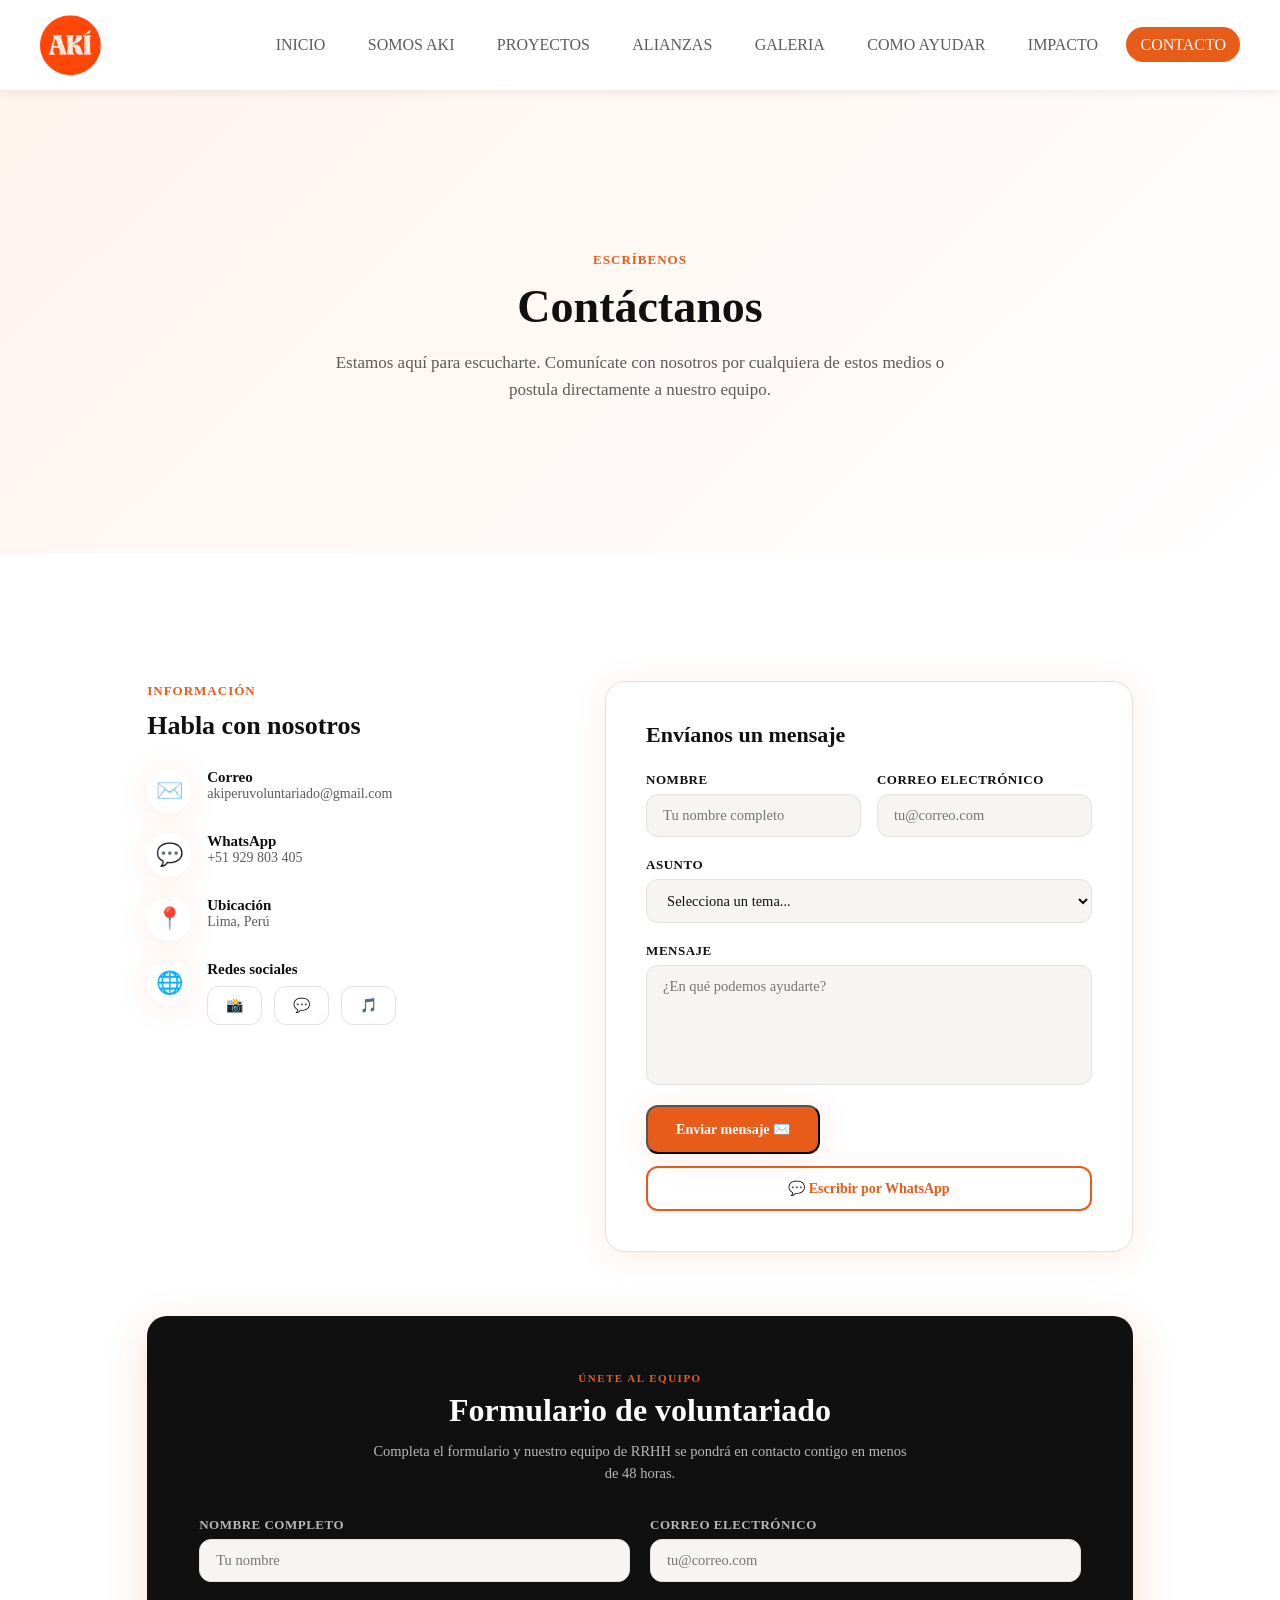
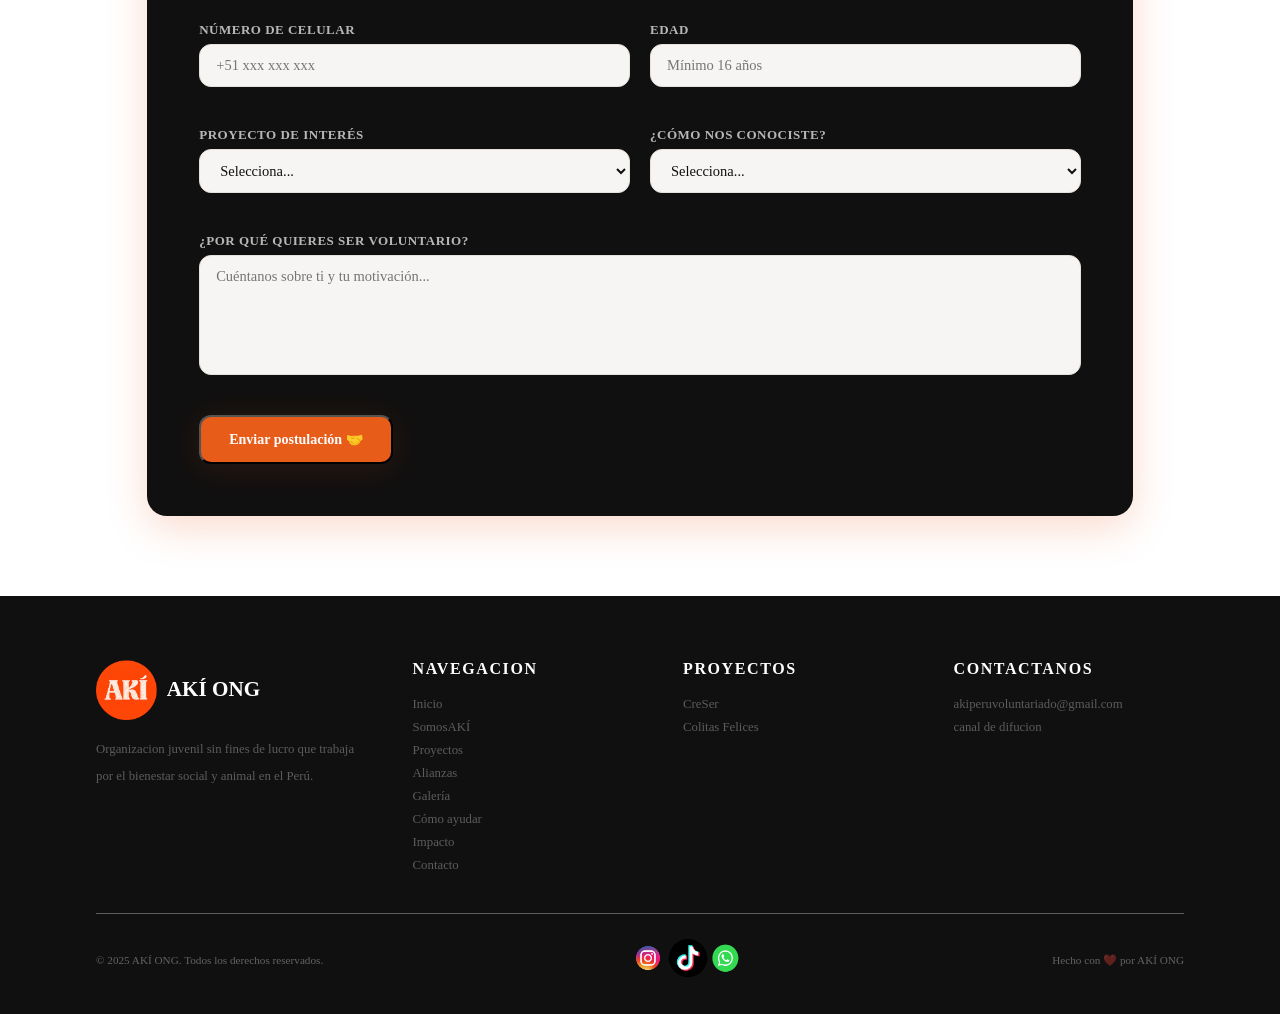
<file: PROYECTO_AKI_ONG/paginas/contacto.html>
<!DOCTYPE html>
<html lang="es-PE">
<head>
  <!--aspectos técnicos-->
<meta charset="UTF-8">
<meta name="viewport" content="width=device-width, initial-scale=1.0">
<title>CONTACTO - AKÍ ONG</title>
  <!--seo (optimización de motores de busqueda) aspecto a revisar-->
<meta name="description" content="AKÍ es una ONG juvenil sin fines de lucro que trabaja por el bien social y animal en Perú. Únete a nosotros puedes contactarnos en los siguentes canales. ">
<link rel="canonical" href="https://www.aki-ong.org/contacto">
  <!--favicon-->
<link rel="icon" href="../img/logo.png" type="image/png">
 <!--aspectos de rendimientos y estilos -->
<link rel="stylesheet" href="../css/style.css">
<link rel="stylesheet" href="../css/responsive.css">
<script src="../js/main.js" defer></script>
<script src="../js/formulario.js" defer></script> 
</head>
<!--cuerpo dela pagina-->
<body>
<!-- ════════════════════════════════
  HEADER Y NAVEGACIÓN
══════════════════════════════════ -->
<header class="navegacion">
  <!--contiene la imagen del logo-->
  <a href="../index.html" class="logo">
    <img src="../img/logo.png" alt="Logo de AKÍ ONG" class="logo-img">
  </a>
  <!--navegación principal-->
  <nav class="menu-principal" id="menu-principal">
    <!--contiene los links de navegacion-->
    <ul class="nav-list" id="menu-principal"> 
      <li><a href="../index.html">Inicio</a></li>
      <li><a href="somosAKI.html">Somos AKI</a></li>
      <li><a href="proyectos.html">Proyectos</a></li>
      <li><a href="alianzas.html">Alianzas</a></li>
      <li><a href="galeria.html">Galeria</a></li>
      <li><a href="comoAyudar.html">Como ayudar</a></li>
      <li><a href="impacto.html">Impacto</a></li>
      <!--boton principal nav : editar href y texto -->
      <li><a href="contacto.html" class="nav-cta" id="nav-cta">Contacto</a></li>
    </ul>
  </nav>
  <button class="menu-hamburguesa" id="boton-menu" aria-label="Abrir menú">
    <span></span>
    <span></span>
    <span></span>
  </button>

</header>
<!-- ════════════════════════════════
     CONTENIDO PRINCIPAL: CONTACTO
══════════════════════════════════ -->
<main class="secundaria-main">

  <!-- PAGE HERO -->
  <div class="page-hero">
    <div class="container">
      <span class="hero-tag">Escríbenos</span>
      <h1 class="page-hero-title">Contáctanos</h1>
      <p class="page-hero-desc">Estamos aquí para escucharte. Comunícate con nosotros por cualquiera de estos medios o postula directamente a nuestro equipo.</p>
    </div>
  </div>

  <section class="section-home">
    <div class="container">
      
      <!-- REJILLA DE CONTACTO PRINCIPAL (Reemplaza col-lg de Bootstrap) -->
      <div class="contacto-grid">
        
        <!-- Columna Izquierda: Información de contacto -->
        <div class="contacto-info-col fade">
          <span class="section-tag">Información</span>
          <h2 class="section-title-sub">Habla con nosotros</h2>
          
          <div class="contacto-card-item"><div class="cci-icon">✉️</div><div><h4>Correo</h4><p><a href="mailto:akiperuvoluntariado@gmail.com">akiperuvoluntariado@gmail.com</a></p></div></div>
          <div class="contacto-card-item"><div class="cci-icon">💬</div><div><h4>WhatsApp</h4><p><a href="https://wa.me/51929803405" target="_blank">+51 929 803 405</a></p></div></div>
          <div class="contacto-card-item"><div class="cci-icon">📍</div><div><h4>Ubicación</h4><p>Lima, Perú</p></div></div>
          
          <div class="contacto-card-item">
            <div class="cci-icon">🌐</div>
            <div>
              <h4>Redes sociales</h4>
              <div class="redes-mini-gap" style="margin-top: 8px;">
                <a href="https://www.instagram.com/aki_peru_voluntariado?igsh=" target="_blank" class="btn-outline-mini">📸</a>
                <a href="https://whatsapp.com/channel/0029VbDmSkM5kg78yit7I50z"   target="_blank" class="btn-outline-mini">💬</a>
                <a href="https://www.tiktok.com/@ong_aki"   target="_blank" class="btn-outline-mini">🎵</a>
              </div>
            </div>
          </div>
        </div>

        <!-- Columna Derecha: Formulario de contacto general -->
        <div class="contacto-form-wrapper fade fade-d1">
          <!-- Corrección: Se cambió a la tipografía corporativa Fraunces -->
          <h3 class="form-box-title">Envíanos un mensaje</h3>
          <form id="formContacto" novalidate>
            <div class="form-row-dos">
              <div class="form-group"><label>Nombre</label><input type="text" id="cNombre" placeholder="Tu nombre completo"></div>
              <div class="form-group"><label>Correo electrónico</label><input type="email" id="cCorreo" placeholder="tu@correo.com"></div>
            </div>
            <div class="form-group">
              <label>Asunto</label>
              <select id="cAsunto">
                <option value="">Selecciona un tema...</option>
                <option>Quiero ser voluntario</option>
                <option>Quiero donar</option>
                <option>Quiero ser aliado/patrocinador</option>
                <option>Información general</option>
                <option>Otro</option>
              </select>
            </div>
            <div class="form-group"><label>Mensaje</label><textarea id="cMensaje" placeholder="¿En qué podemos ayudarte?"></textarea></div>
            <button type="submit" class="btn-primary w-100">Enviar mensaje ✉️</button>
            <a href="https://wa.me/51987654321?text=Hola%20AKÍ%20ONG!" target="_blank" class="btn-outline w-100" style="margin-top:12px; display:block; text-align:center;">💬 Escribir por WhatsApp</a>
            <div class="form-success-box" id="formExito">✅ ¡Gracias por tu mensaje! Te contactaremos pronto 🧡</div>
          </form>
        </div>

      </div> <!-- FIN REJILLA PRINCIPAL -->

      <!-- ===================================================
           FORMULARIO EXCLUSIVO DE VOLUNTARIADO
      =================================================== -->
      <div class="voluntario-seccion-oscura fade" id="voluntario">
        <div class="voluntario-form-header">
          <span class="vol-tag">Únete al equipo</span>
          <!-- Corrección: Se cambió a la tipografía corporativa Fraunces -->
          <h2 class="vol-title">Formulario de voluntariado</h2>
          <p class="vol-desc">Completa el formulario y nuestro equipo de RRHH se pondrá en contacto contigo en menos de 48 horas.</p>
        </div>
        
        <form id="formVoluntario" novalidate>
          <div class="form-grid-vol">
            <div class="form-group"><label>Nombre completo</label><input type="text" id="vNombre" placeholder="Tu nombre" required></div>
            <div class="form-group"><label>Correo electrónico</label><input type="email" id="vCorreo" placeholder="tu@correo.com"></div>
            <div class="form-group"><label>Número de celular</label><input type="tel" id="vCelular" placeholder="+51 xxx xxx xxx"></div>
            <div class="form-group"><label>Edad</label><input type="number" id="vEdad" placeholder="Mínimo 16 años" min="16"></div>
            <div class="form-group">
              <label>Proyecto de interés</label>
              <select id="vProyecto">
                <option value="">Selecciona...</option>
                <option>CreSer (educativo)</option>
                <option>Colitas Felices (animalista)</option>
                <option>Ambos</option>
              </select>
            </div>
            <div class="form-group">
              <label>¿Cómo nos conociste?</label>
              <select id="vMedio">
                <option value="">Selecciona...</option>
                <option>Instagram</option>
                <option>TikTok</option>
                <option>Facebook</option>
                <option>Un amigo</option>
                <option>Otro</option>
              </select>
            </div>
            <div class="form-group vol-full-width"><label>¿Por qué quieres ser voluntario?</label><textarea id="vMotivo" placeholder="Cuéntanos sobre ti y tu motivación..."></textarea></div>
          </div>
          <button type="submit" class="btn-primary w-100" style="margin-top: 20px;">Enviar postulación 🤝</button>
          <div class="form-success-box" id="formVolExito">✅ ¡Postulación enviada! Nuestro equipo de RRHH se pondrá en contacto contigo. ¡Bienvenido a AKÍ! 🧡</div>
        </form>
      </div>

    </div>
  </section>

</main>


<footer>
  <div class="footer-principal">
    <div class="footer-lateral">
      <div class="logo-marca">
        <img src="../img/logo.png" alt="el logo de aki" class="logo-img">
        <span class="logo-marca-text">AKÍ ONG</span>
      </div>
      <!--footer descripcion -->
      <p>Organizacion juvenil sin fines de lucro que trabaja por el bienestar social y animal en el Perú.</p>
    </div>
    <div class="footer-links">
      <h4>Navegacion</h4>
      <a href="../index.html">Inicio</a>
      <a href="somosAKI.html">SomosAKÍ</a>
      <a href="proyectos.html">Proyectos</a>
      <a href="alianzas.html">Alianzas</a>
      <a href="galeria.html">Galería</a>
      <a href="comoAyudar.html">Cómo ayudar</a>
      <a href="impacto.html">Impacto</a>
      <a href="contacto.html">Contacto</a>
    </div>
    <div class="footer-links">
      <h4>Proyectos</h4>
      <a href="proyectos.html#creser">CreSer</a>
      <a href="proyectos.html#colitas">Colitas Felices</a>
    </div>
    <div class="footer-links">
      <h4>Contactanos</h4>
      <!--footer contacto: correo, telefono y redes-->
      <a href="mailto:akiperuvoluntariado@gmail.com">akiperuvoluntariado@gmail.com</a>
      <a href="https://whatsapp.com/channel/0029VbDmSkM5kg78yit7I50z">canal de difucion</a>
    </div>
  </div>
  <div class="footer-bottom">
    <p> &copy; 2025 AKÍ ONG. Todos los derechos reservados.</p>
    <div class="footer-social">
      <ol class="redes-sociales">
        <li><a href="https://www.instagram.com/aki_peru_voluntariado?igsh=" target="_blank" title="Instagram"><img src="../img/footer/icon-instagram.png" alt="Instagram"></a></li>
        <li><a href="https://www.tiktok.com/@ong_aki" target="_blank" title="Tiktok"><img src="../img/footer/icon-tiktok.png" alt="Tiktok"></a></li>
        <li><a href="https://whatsapp.com/channel/0029VbDmSkM5kg78yit7I50z" target="_blank" title="WhatsApp"><img src="../img/footer/icon-whatsapp.png" alt="WhatsApp"></a></li>
      </ol>
    </div>
    <p>Hecho con ❤️ por AKÍ ONG </p>
  </div>

</footer>   
</body>
</html>
</file>
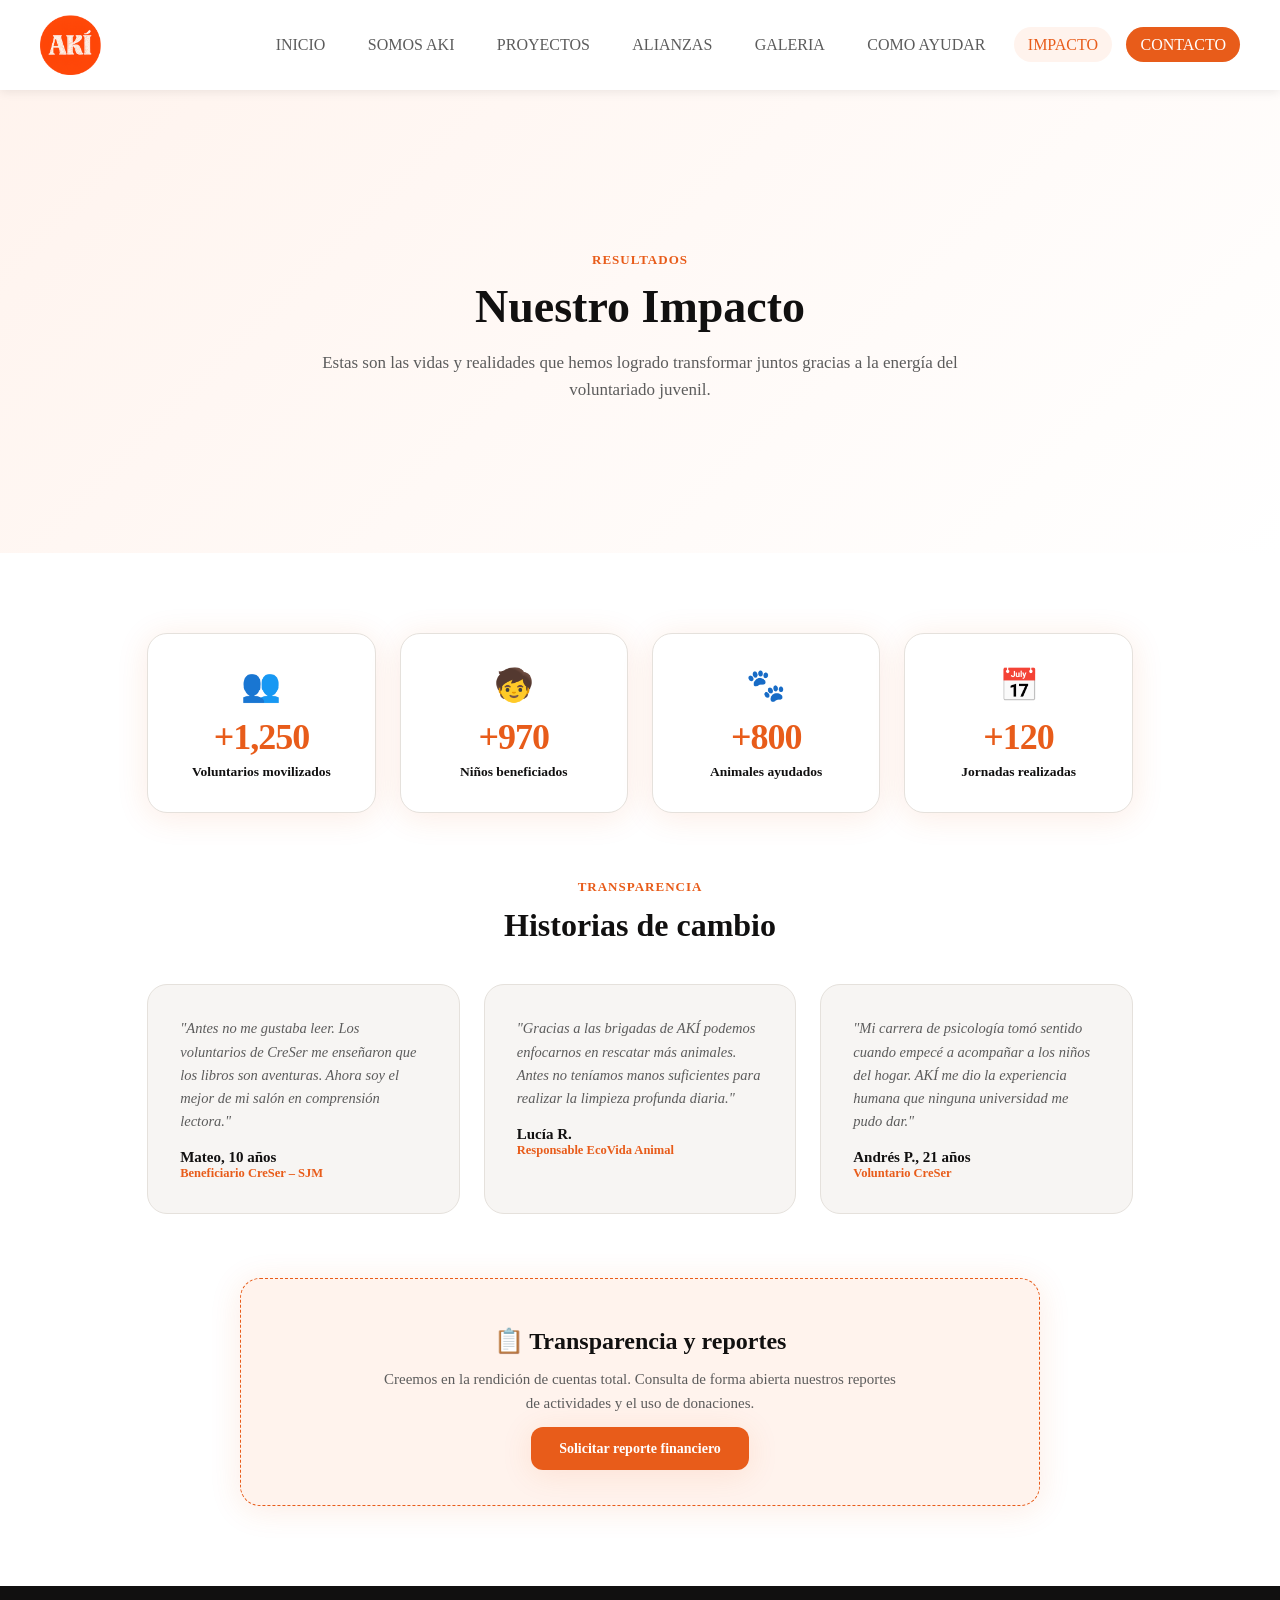
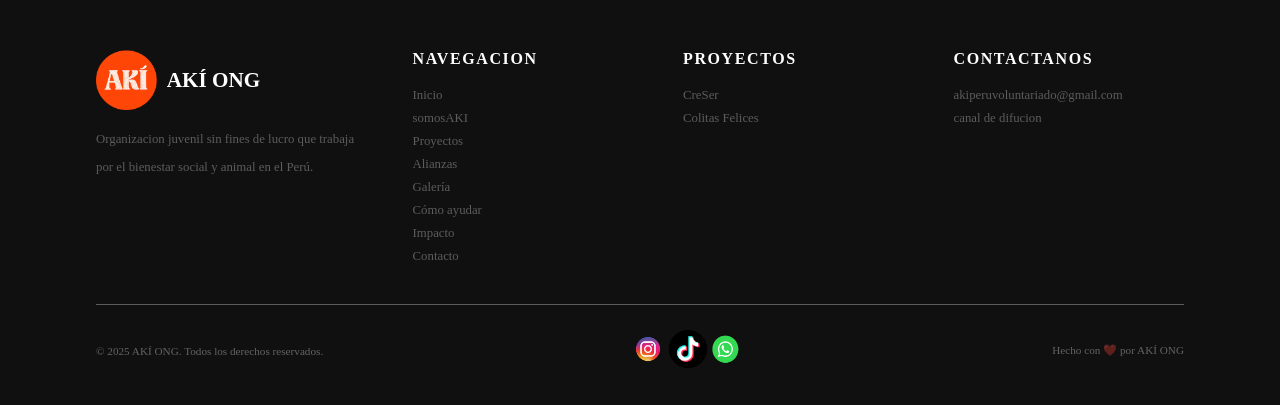
<file: PROYECTO_AKI_ONG/paginas/impacto.html>
<!DOCTYPE html>
<html lang="es-PE">
<head>
  <!--aspectos técnicos-->
<meta charset="UTF-8">
<meta name="viewport" content="width=device-width, initial-scale=1.0">
<title> IMPACTO - AKÍ ONG </title>
  <!--seo (optimización de motores de busqueda)-->
<meta name="description" content="AKI es una ONG que con el trabajo en conjunto de todos e conjunto presento un impacto en ... ">
<link rel="canonical" href="https://www.aki-ong.org/impacto">
  <!--favicon-->
<link rel="icon" href="../img/logo.png" type="image/png">
 <!--aspectos de rendimientos y estilos -->
<link rel="stylesheet" href="../css/style.css">
<link rel="stylesheet" href="../css/responsive.css">
<script src="../js/main.js" defer></script>
</head>

<body>
<!-- ════════════════════════════════
  HEADER Y NAVEGACIÓN
  logo, links y menú móvil
══════════════════════════════════ -->
<header class="navegacion">
  <!--contiene la imagen del logo-->
  <a href="../index.html" class="logo">
    <img src="../img/logo.png" alt="Logo de AKÍ ONG" class="logo-img">
  </a>
  <!--navegación principal-->
  <nav class="menu-principal" id="menu-principal">
    <!--contiene los links de navegacion-->
    <ul class="nav-list" id="menu-principal"> 
      <li><a href="../index.html">Inicio</a></li>
      <li><a href="somosAKI.html">Somos AKI</a></li>
      <li><a href="proyectos.html">Proyectos</a></li>
      <li><a href="alianzas.html">Alianzas</a></li>
      <li><a href="galeria.html">Galeria</a></li>
      <li><a href="comoAyudar.html">Como ayudar</a></li>
      <li><a href="impacto.html" class="active">Impacto</a></li>
      <!--boton principal nav : editar href y texto -->
      <li><a href="contacto.html" class="nav-cta" id="nav-cta">Contacto</a></li>
    </ul>
  </nav>
  <button class="menu-hamburguesa" id="boton-menu" aria-label="Abrir menú">
    <span></span>
    <span></span>
    <span></span>
  </button>

</header>

<!-- ════════════════════════════════
     CONTENIDO PRINCIPAL: NUESTRO IMPACTO
══════════════════════════════════ -->
<main class="secundaria-main">

  <!-- PAGE HERO -->
  <div class="page-hero">
    <div class="container">
      <span class="hero-tag">Resultados</span>
      <h1 class="page-hero-title">Nuestro Impacto</h1>
      <p class="page-hero-desc">Estas son las vidas y realidades que hemos logrado transformar juntos gracias a la energía del voluntariado juvenil.</p>
    </div>
  </div>

  <section class="section-home">
    <div class="container">
      
      <!-- CUADRÍCULA DE 4 COLUMNAS PARA ESTADÍSTICAS (Reemplaza col-lg-3) -->
      <div class="stats-grid-cuatro">
        <div class="stat-card fade"><div class="stat-card-icono">👥</div><div class="stat-card-num">+1,250</div><div class="stat-card-etiq">Voluntarios movilizados</div></div>
        <div class="stat-card fade fade-d1"><div class="stat-card-icono">🧒</div><div class="stat-card-num">+970</div><div class="stat-card-etiq">Niños beneficiados</div></div>
        <div class="stat-card fade fade-d2"><div class="stat-card-icono">🐾</div><div class="stat-card-num">+800</div><div class="stat-card-etiq">Animales ayudados</div></div>
        <div class="stat-card fade fade-d3"><div class="stat-card-icono">📅</div><div class="stat-card-num">+120</div><div class="stat-card-etiq">Jornadas realizadas</div></div>
      </div>

      <!-- TÍTULO HISTORIAS DE CAMBIO -->
      <div class="historias-header fade">
        <span class="section-tag">Transparencia</span>
        <h2 class="section-title">Historias de cambio</h2>
      </div>

      <!-- CUADRÍCULA DE 3 COLUMNAS PARA HISTORIAS REALES (Reemplaza col-md-4) -->
      <div class="historias-grid-tres">
        
        <div class="testi-card fade">
          <p class="testi-text">"Antes no me gustaba leer. Los voluntarios de CreSer me enseñaron que los libros son aventuras. Ahora soy el mejor de mi salón en comprensión lectora."</p>
          <div class="testi-name">Mateo, 10 años</div>
          <div class="testi-role">Beneficiario CreSer – SJM</div>
        </div>

        <div class="testi-card fade fade-d1">
          <p class="testi-text">"Gracias a las brigadas de AKÍ podemos enfocarnos en rescatar más animales. Antes no teníamos manos suficientes para realizar la limpieza profunda diaria."</p>
          <div class="testi-name">Lucía R.</div>
          <div class="testi-role">Responsable EcoVida Animal</div>
        </div>

        <div class="testi-card fade fade-d2">
          <p class="testi-text">"Mi carrera de psicología tomó sentido cuando empecé a acompañar a los niños del hogar. AKÍ me dio la experiencia humana que ninguna universidad me pudo dar."</p>
          <div class="testi-name">Andrés P., 21 años</div>
          <div class="testi-role">Voluntario CreSer</div>
        </div>

      </div> <!-- FIN HISTORIAS GRID -->

      <!-- CAJA DE TRANSPARENCIA INFERIOR -->
      <div class="transparencia-box fade">
        <!-- Corrección: Se implementó la tipografía corporativa Fraunces -->
        <h3 class="transparencia-titulo">📋 Transparencia y reportes</h3>
        <p class="transparencia-desc">Creemos en la rendición de cuentas total. Consulta de forma abierta nuestros reportes de actividades y el uso de donaciones.</p>
        <!-- Corrección: Enlace directo corregido sin saltos de carpetas rotas -->
        <a href="contacto.html" class="btn-primary">Solicitar reporte financiero</a>
      </div>

    </div>
  </section>

</main>


<footer>
  <div class="footer-principal">
    <div class="footer-lateral">
      <div class="logo-marca" >
        <img src="../img/logo.png" alt="el logo de aki" class="logo-img">
        <span class="logo-marca-text">AKÍ ONG</span>
      </div>
      <!--footer descripcion -->
      <p>Organizacion juvenil sin fines de lucro que trabaja por el bienestar social y animal en el Perú.</p>
    </div>
    <div class="footer-links">
      <h4>Navegacion</h4>
      <a href="../index.html">Inicio</a>
      <a href="somosAKI.html">somosAKI</a>
      <a href="proyectos.html">Proyectos</a>
      <a href="alianzas.html">Alianzas</a>
      <a href="galeria.html">Galería</a>
      <a href="comoAyudar.html">Cómo ayudar</a>
      <a href="impacto.html">Impacto</a>
      <a href="contacto.html">Contacto</a>
    </div>
    <div class="footer-links">
      <h4>Proyectos</h4>
      <a href="proyectos.html#creser">CreSer</a>
      <a href="proyectos.html#colitas">Colitas Felices</a>
    </div>
    <div class="footer-links">
      <h4>Contactanos</h4>
      <!--footer contacto: correo, telefono y redes-->
      <a href="mailto:akiperuvoluntariado@gmail.com">akiperuvoluntariado@gmail.com</a>
      <a href="https://whatsapp.com/channel/0029VbDmSkM5kg78yit7I50z">canal de difucion</a>
    </div>
  </div>
  <div class="footer-bottom">
    <p> &copy; 2025 AKÍ ONG. Todos los derechos reservados.</p>
    <div class="footer-social">
      <ol class="redes-sociales">
        <li><a href="https://www.instagram.com/aki_peru_voluntariado?igsh=" target="_blank" title="Instagram"><img src="../img/footer/icon-instagram.png" alt="Instagram"></a></li>
        <li><a href="https://www.tiktok.com/@ong_aki" target="_blank" title="Tiktok"><img src="../img/footer/icon-tiktok.png" alt="Tiktok"></a></li>
        <li><a href="https://whatsapp.com/channel/0029VbDmSkM5kg78yit7I50z" target="_blank" title="WhatsApp"><img src="../img/footer/icon-whatsapp.png" alt="WhatsApp"></a></li>
      </ol>
    </div>
    <p style="color: rgba (255,255,255,0,0.25)">Hecho con ❤️ por AKÍ ONG </p>
  </div>

</footer>   
</body>
</html>
</file>
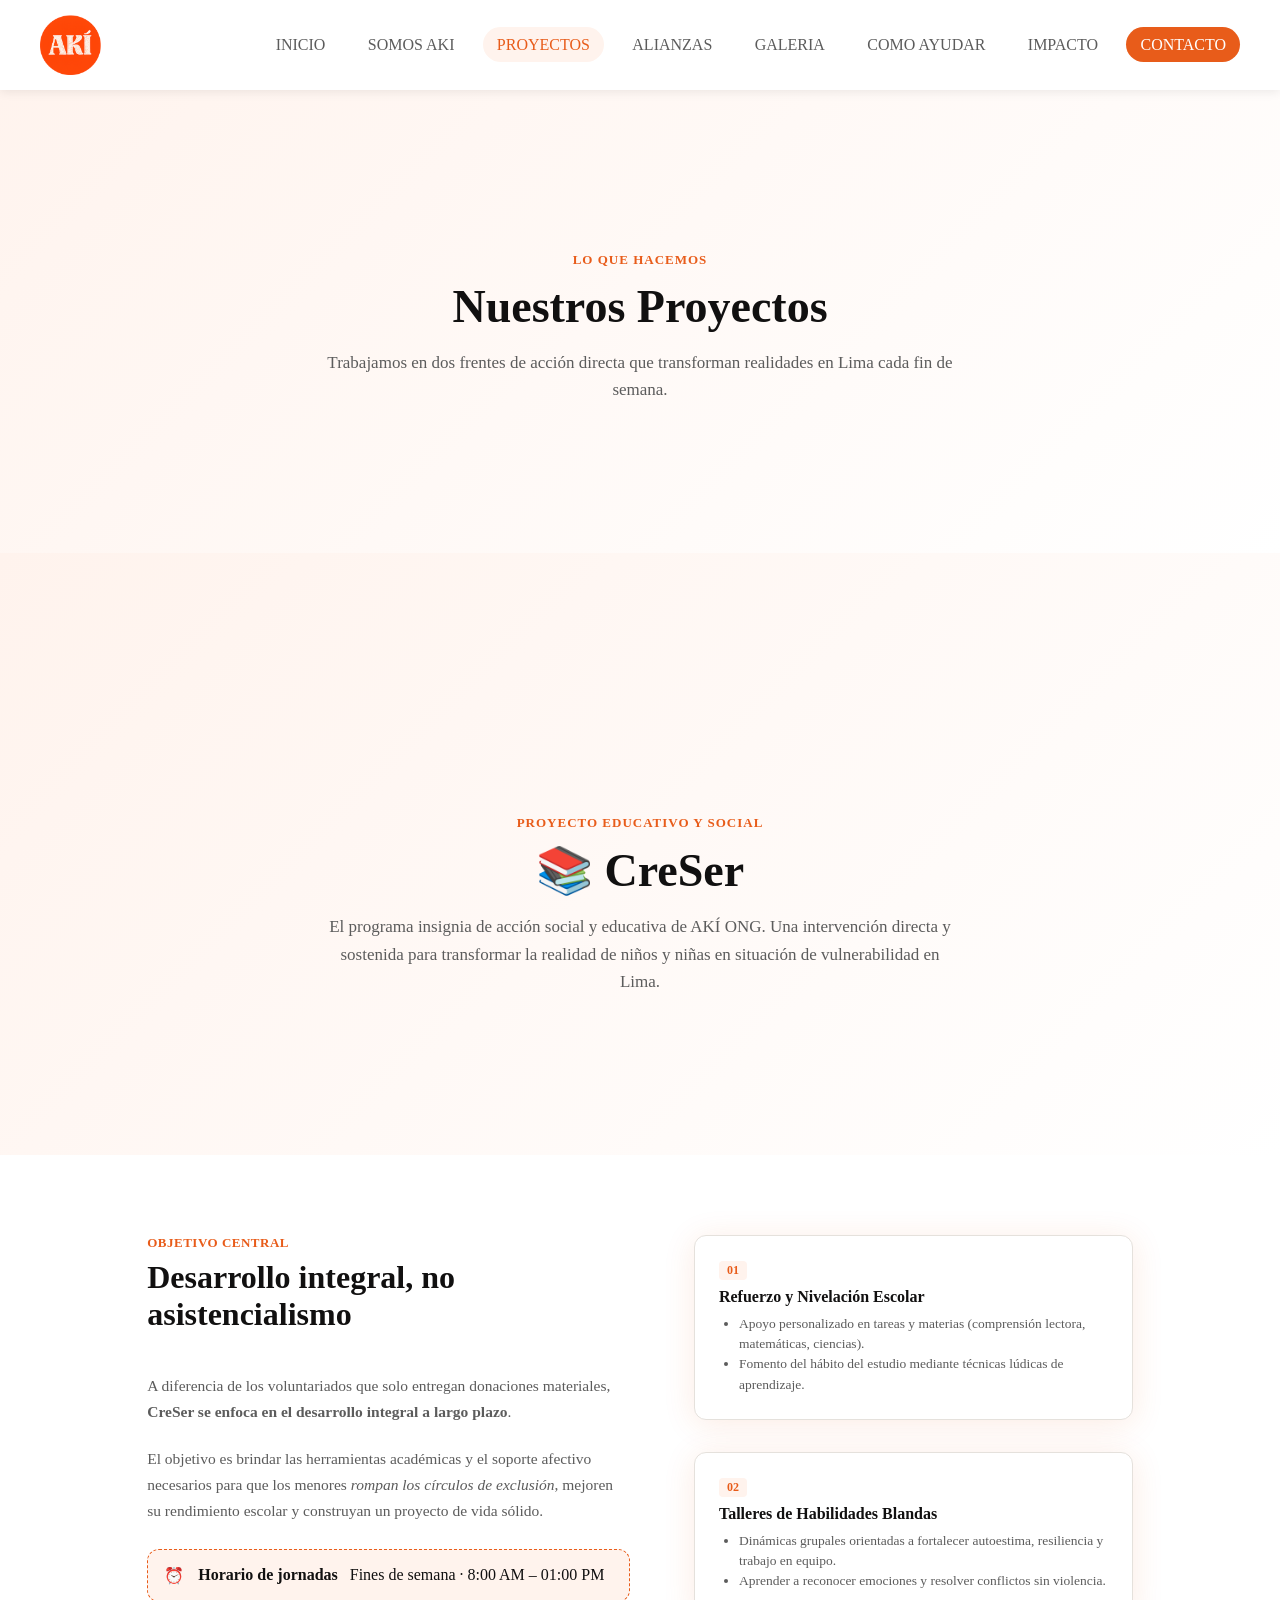
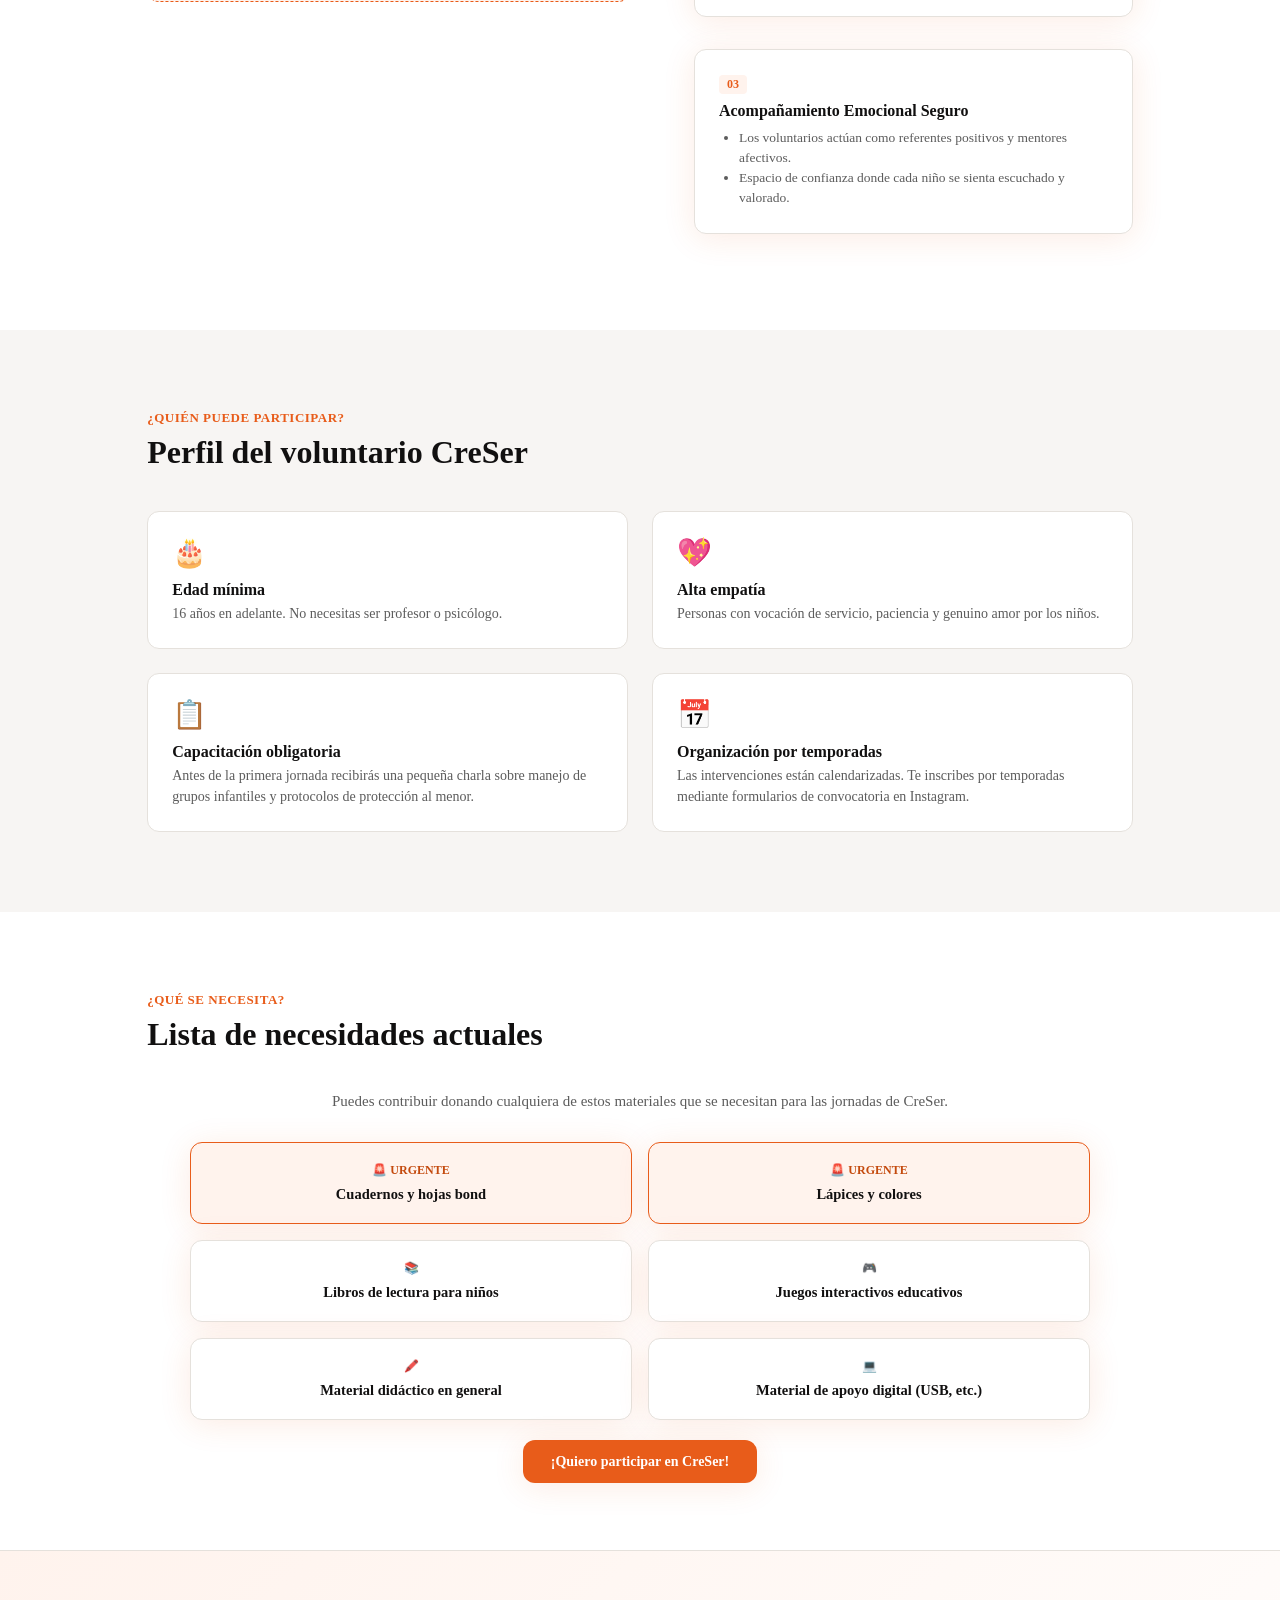
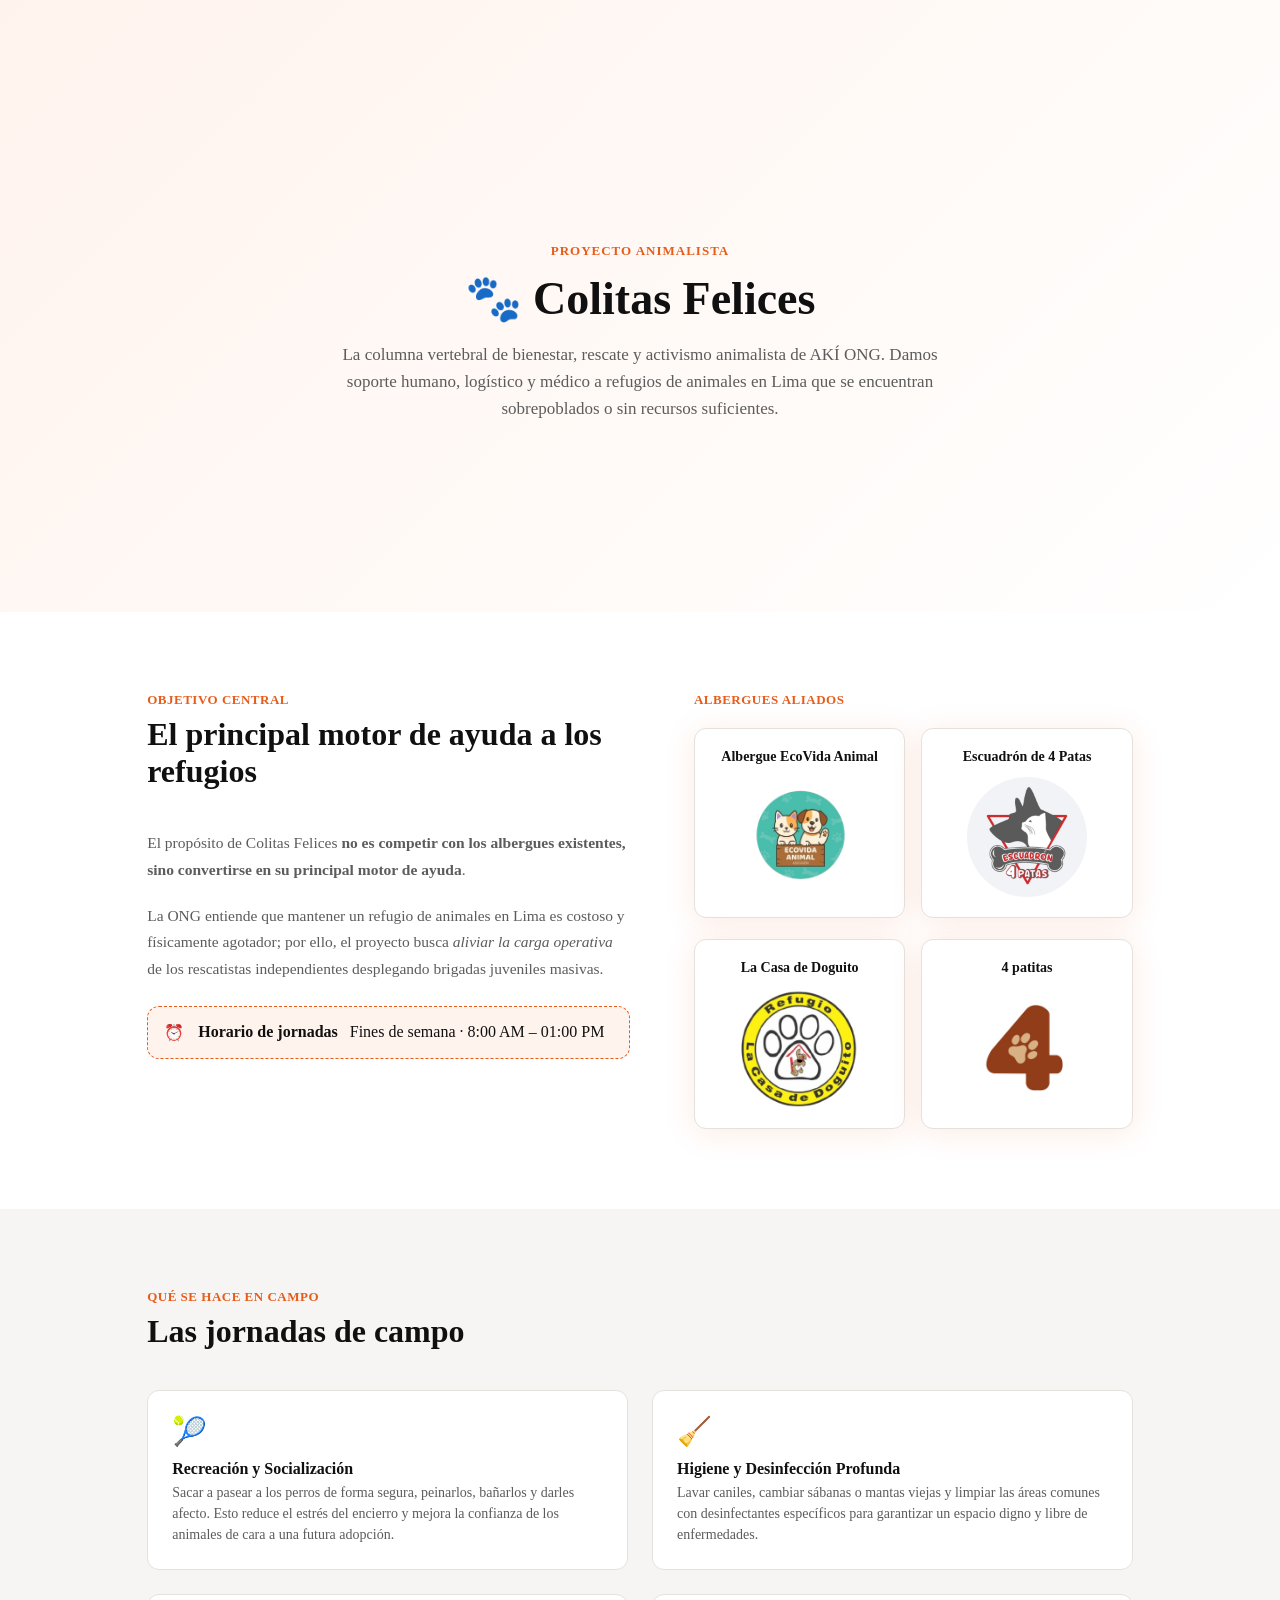
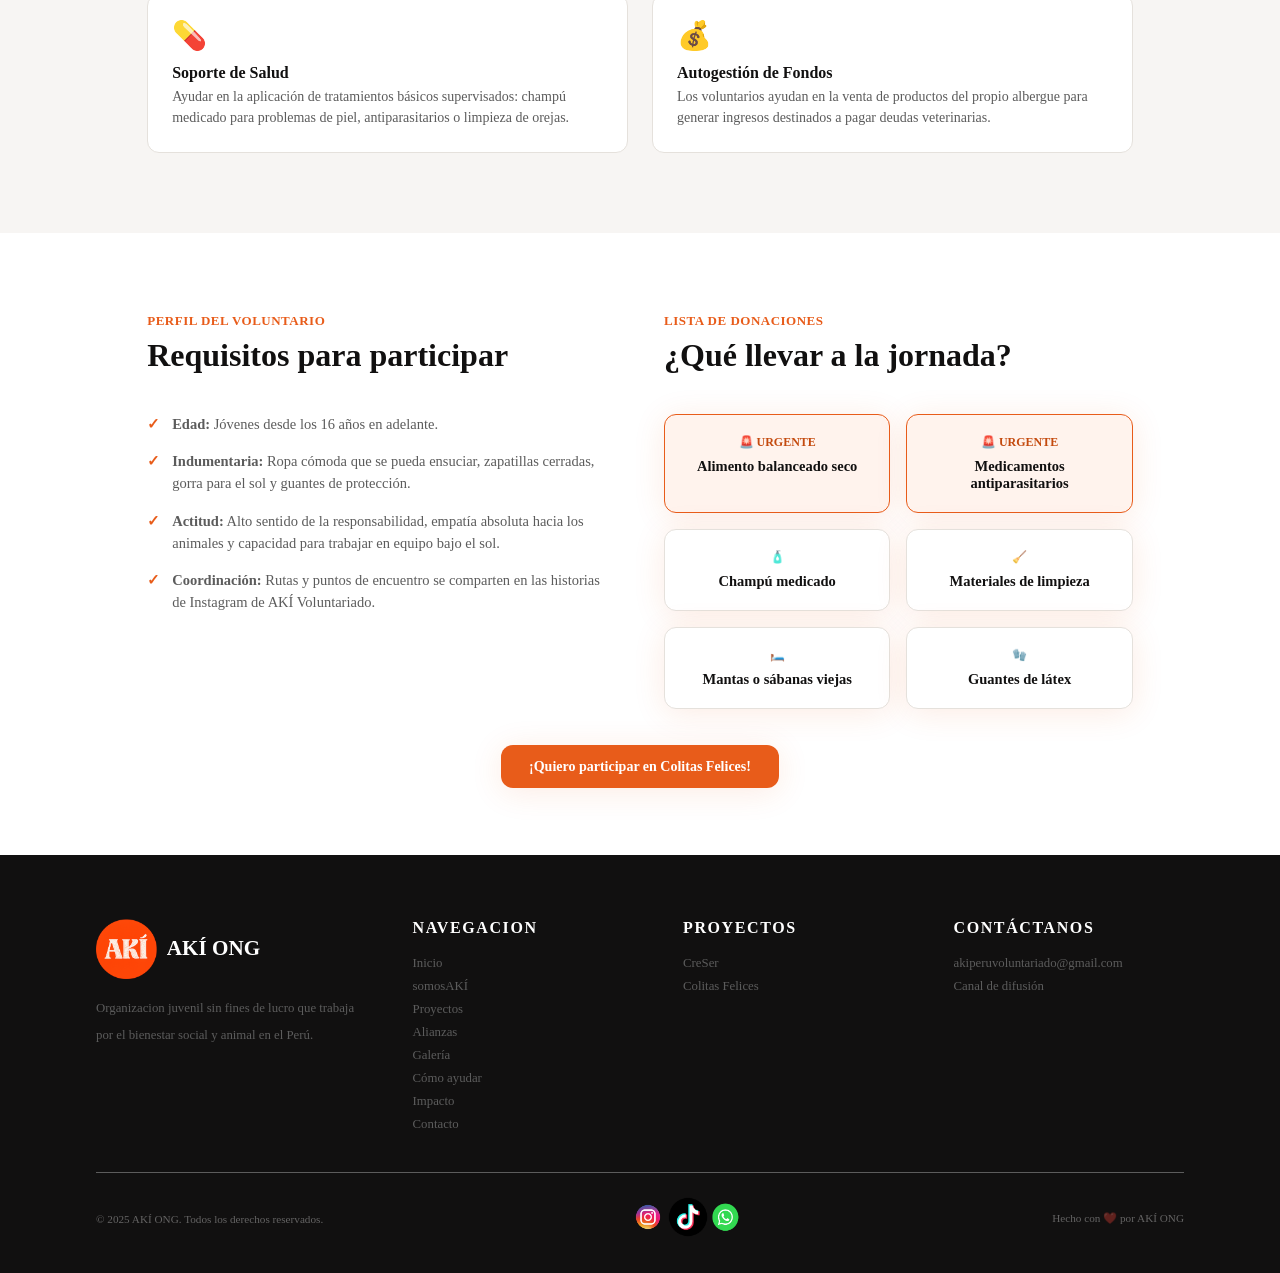
<file: PROYECTO_AKI_ONG/paginas/proyectos.html>
<!DOCTYPE html>
<html lang="es-PE">
<head>
  <meta charset="UTF-8">
  <meta name="viewport" content="width=device-width, initial-scale=1.0">
  <title>PROYECTOS - AKÍ ONG</title>
  <meta name="description" content="AKÍ es una ONG juvenil que actualmente trabaja en dos proyectos que transforman realidades en Lima.">
  <link rel="canonical" href="https://www.aki-ong.org/proyectos">
  <link rel="icon" href="../img/logo.png" type="image/png">
  <link rel="stylesheet" href="../css/style.css">
  <link rel="stylesheet" href="../css/responsive.css">
  <script src="../js/main.js" defer></script>
</head>
<body>

<!-- ════════════════════════════════
  HEADER Y NAVEGACIÓN
══════════════════════════════════ -->
<header class="navegacion">
  <!--contiene la imagen del logo-->
  <a href="../index.html" class="logo">
    <img src="../img/logo.png" alt="Logo de AKÍ ONG" class="logo-img">
  </a>
  <!--navegación principal-->
  <nav class="menu-principal" id="menu-principal">
    <!--contiene los links de navegacion-->
    <ul class="nav-list" id="menu-principal"> 
      <li><a href="../index.html">Inicio</a></li>
      <li><a href="somosAKI.html" >Somos AKI</a></li>
      <li><a href="proyectos.html" class="active">Proyectos</a></li>
      <li><a href="alianzas.html">Alianzas</a></li>
      <li><a href="galeria.html" >Galeria</a></li>
      <li><a href="comoAyudar.html">Como ayudar</a></li>
      <li><a href="impacto.html" >Impacto</a></li>
      <!--boton principal nav : editar href y texto -->
      <li><a href="contacto.html" class="nav-cta" id="nav-cta">Contacto</a></li>
    </ul>
  </nav>
  <button class="menu-hamburguesa" id="boton-menu" aria-label="Abrir menú">
    <span></span>
    <span></span>
    <span></span>
  </button>

</header>

<main class="secundaria-main">

  <!-- PAGE HERO GENERAL -->
  <div class="page-hero">
    <div class="container">
      <span class="hero-tag">Lo que hacemos</span>
      <h1 class="page-hero-title">Nuestros Proyectos</h1>
      <p class="page-hero-desc">Trabajamos en dos frentes de acción directa que transforman realidades en Lima cada fin de semana.</p>
    </div>
  </div>

  <!-- ════════════════════════════════
       CRESER
  ══════════════════════════════════ -->
  <div class="page-hero page-hero-creser" id="detalle-creser" style="background: linear-gradient(135deg, var(--naranja-claro) 0%, var(--blanco) 100%);">
    <div class="container" style="text-align: center; padding: 10px 0;">
      <span class="hero-tag">Proyecto educativo y social</span>
      <h2 class="page-hero-title" id="creser">📚 CreSer</h2>
      <p class="page-hero-desc">El programa insignia de acción social y educativa de AKÍ ONG. Una intervención directa y sostenida para transformar la realidad de niños y niñas en situación de vulnerabilidad en Lima.</p>
    </div>
  </div>

  <!-- OBJETIVO Y EJES CRESER -->
  <section class="section-home">
    <div class="container">
      <div class="info-two-col">
        <div class="info-text">
          <div class="section-label">Objetivo central</div>
          <h2 class="section-title">Desarrollo integral, no asistencialismo</h2>
          <p>A diferencia de los voluntariados que solo entregan donaciones materiales, <strong>CreSer se enfoca en el desarrollo integral a largo plazo</strong>.</p>
          <p>El objetivo es brindar las herramientas académicas y el soporte afectivo necesarios para que los menores <em>rompan los círculos de exclusión</em>, mejoren su rendimiento escolar y construyan un proyecto de vida sólido.</p>
          <div style="display: flex; gap: 14px; background: var(--naranja-claro); padding: 16px; border-radius: var(--radio-sm); border: 1px dashed var(--naranja); margin-top: 24px;">
            <div>⏰</div>
            <div>
              <strong>Horario de jornadas</strong>
              <span>&nbsp; Fines de semana · 8:00 AM – 01:00 PM</span>
            </div>
          </div>
        </div>

        <div class="info-cards">
          <div class="ejes-card">
            <div class="eje-num">01</div>
            <h4>Refuerzo y Nivelación Escolar</h4>
            <ul>
              <li>Apoyo personalizado en tareas y materias (comprensión lectora, matemáticas, ciencias).</li>
              <li>Fomento del hábito del estudio mediante técnicas lúdicas de aprendizaje.</li>
            </ul>
          </div>
          <div class="ejes-card">
            <div class="eje-num">02</div>
            <h4>Talleres de Habilidades Blandas</h4>
            <ul>
              <li>Dinámicas grupales orientadas a fortalecer autoestima, resiliencia y trabajo en equipo.</li>
              <li>Aprender a reconocer emociones y resolver conflictos sin violencia.</li>
            </ul>
          </div>
          <div class="ejes-card">
            <div class="eje-num">03</div>
            <h4>Acompañamiento Emocional Seguro</h4>
            <ul>
              <li>Los voluntarios actúan como referentes positivos y mentores afectivos.</li>
              <li>Espacio de confianza donde cada niño se sienta escuchado y valorado.</li>
            </ul>
          </div>
        </div>
      </div>
    </div>
  </section>

  <!-- PERFIL VOLUNTARIO CRESER -->
  <section class="section-home alt-bg">
    <div class="container">
      <div class="section-label">¿Quién puede participar?</div>
      <h2 class="section-title">Perfil del voluntario CreSer</h2>
      <div class="perfil-grid">
        <div class="perfil-item">
          <div class="perfil-icon">🎂</div>
          <h4>Edad mínima</h4>
          <p>16 años en adelante. No necesitas ser profesor o psicólogo.</p>
        </div>
        <div class="perfil-item">
          <div class="perfil-icon">💖</div>
          <h4>Alta empatía</h4>
          <p>Personas con vocación de servicio, paciencia y genuino amor por los niños.</p>
        </div>
        <div class="perfil-item">
          <div class="perfil-icon">📋</div>
          <h4>Capacitación obligatoria</h4>
          <p>Antes de la primera jornada recibirás una pequeña charla sobre manejo de grupos infantiles y protocolos de protección al menor.</p>
        </div>
        <div class="perfil-item">
          <div class="perfil-icon">📅</div>
          <h4>Organización por temporadas</h4>
          <p>Las intervenciones están calendarizadas. Te inscribes por temporadas mediante formularios de convocatoria en Instagram.</p>
        </div>
      </div>
    </div>
  </section>

  <!-- NECESIDADES URGENTES -->
  <section class="section-home">
    <div class="container">
      <div class="section-label">¿Qué se necesita?</div>
      <h2 class="section-title">Lista de necesidades actuales</h2>
      <p class="wishlist-intro">Puedes contribuir donando cualquiera de estos materiales que se necesitan para las jornadas de CreSer.</p>
      <div class="wishlist-grid">
        <div class="wish-item wish-urgente"><span>🚨 URGENTE</span><p>Cuadernos y hojas bond</p></div>
        <div class="wish-item wish-urgente"><span>🚨 URGENTE</span><p>Lápices y colores</p></div>
        <div class="wish-item"><span>📚</span><p>Libros de lectura para niños</p></div>
        <div class="wish-item"><span>🎮</span><p>Juegos interactivos educativos</p></div>
        <div class="wish-item"><span>🖍️</span><p>Material didáctico en general</p></div>
        <div class="wish-item"><span>💻</span><p>Material de apoyo digital (USB, etc.)</p></div>
      </div>
      <div class="cta-center" style="margin-top: 32px;">
        <a href="contacto.html" class="btn-primary">¡Quiero participar en CreSer!</a>
      </div>
    </div>
  </section>

  <!-- ════════════════════════════════
       COLITAS FELICES
  ══════════════════════════════════ -->
  <div class="page-hero page-hero-colitas" id="detalle-colitas" style="background: linear-gradient(135deg, var(--naranja-claro) 0%, var(--blanco) 100%); border-top: 1px solid var(--borde);">
    <div class="container" style="text-align: center; padding: 40px 0;">
      <span class="hero-tag">Proyecto animalista</span>
      <h2 class="page-hero-title" id="colitas">🐾 Colitas Felices</h2>
      <p class="page-hero-desc">La columna vertebral de bienestar, rescate y activismo animalista de AKÍ ONG. Damos soporte humano, logístico y médico a refugios de animales en Lima que se encuentran sobrepoblados o sin recursos suficientes.</p>
    </div>
  </div>

  <!-- OBJETIVO Y ALBERGUES -->
  <section class="section-home">
    <div class="container">
      <div class="info-two-col">

        <div class="info-text">
          <div class="section-label">Objetivo central</div>
          <h2 class="section-title">El principal motor de ayuda a los refugios</h2>
          <p>El propósito de Colitas Felices <strong>no es competir con los albergues existentes, sino convertirse en su principal motor de ayuda</strong>.</p>
          <p>La ONG entiende que mantener un refugio de animales en Lima es costoso y físicamente agotador; por ello, el proyecto busca <em>aliviar la carga operativa</em> de los rescatistas independientes desplegando brigadas juveniles masivas.</p>
          <div style="display: flex; gap: 14px; background: var(--naranja-claro); padding: 16px; border-radius: var(--radio-sm); border: 1px dashed var(--naranja); margin-top: 24px;">
            <div>⏰</div>
            <div>
              <strong>Horario de jornadas</strong>
              <span>&nbsp; Fines de semana · 8:00 AM – 01:00 PM</span>
            </div>
          </div>
        </div>

        <!-- ALBERGUES ALIADOS -->
        <div class="info-albergue">
          <div class="section-label" style="margin-bottom: 16px;">Albergues aliados</div>
          <div class="albergues">

            <!-- EcoVida Animal -->
            <div style="background: var(--blanco); border: 1px solid var(--borde); padding: 20px; border-radius: var(--radio-sm); box-shadow: var(--sombra); display: flex; flex-direction: column; align-items: center; text-align: center; margin-top: 2%;">
              <h4 style="font-size: 14px; font-weight: 700; margin-bottom: 12px;">Albergue EcoVida Animal</h4>
              <img src="../img/ecovida animal.png" alt="EcoVida Animal" style="width: 120px; height: 120px; object-fit: contain;">
            </div>

            <!-- Escuadrón 4 Patas -->
            <div style="background: var(--blanco); border: 1px solid var(--borde); padding: 20px; border-radius: var(--radio-sm); box-shadow: var(--sombra); display: flex; flex-direction: column; align-items: center; text-align: center; margin-top: 2%;">
              <h4 style="font-size: 14px; font-weight: 700; margin-bottom: 12px;">Escuadrón de 4 Patas</h4>
              <img src="../img/escuadros 4 patas.png" alt="Escuadrón de 4 patas" style="width: 120px; height: 120px; object-fit: contain;">
            </div>

            <!-- La Casa de Doguito -->
            <div style="background: var(--blanco); border: 1px solid var(--borde); padding: 20px; border-radius: var(--radio-sm); box-shadow: var(--sombra); display: flex; flex-direction: column; align-items: center; text-align: center; margin-top: 2%;">
              <h4 style="font-size: 14px; font-weight: 700; margin-bottom: 12px;">La Casa de Doguito</h4>
              <img src="../img/la casa de doguito.png" alt="La Casa de Doguito" style="width: 120px; height: 120px; object-fit: contain;">
            </div>

            <!-- 4 patitasl -->
            <div style="background: var(--blanco); border: 1px solid var(--borde); padding: 20px; border-radius: var(--radio-sm); box-shadow: var(--sombra); display: flex; flex-direction: column; align-items: center; text-align: center; margin-top: 2%;">
              <h4 style="font-size: 14px; font-weight: 700; margin-bottom: 12px;">4 patitas</h4>
              <img src="../img/4 patitas.jpeg" alt="4 patitas" style="width: 120px; height: 120px; object-fit: contain;">
            </div>

          </div>
        </div>

      </div>
    </div>
  </section>

  <!-- ACTIVIDADES DE CAMPO -->
  <section class="section-home alt-bg">
    <div class="container">
      <div class="section-label">Qué se hace en campo</div>
      <h2 class="section-title">Las jornadas de campo</h2>
      <div class="perfil-grid">
        <div class="perfil-item">
          <div class="perfil-icon">🎾</div>
          <h4>Recreación y Socialización</h4>
          <p>Sacar a pasear a los perros de forma segura, peinarlos, bañarlos y darles afecto. Esto reduce el estrés del encierro y mejora la confianza de los animales de cara a una futura adopción.</p>
        </div>
        <div class="perfil-item">
          <div class="perfil-icon">🧹</div>
          <h4>Higiene y Desinfección Profunda</h4>
          <p>Lavar caniles, cambiar sábanas o mantas viejas y limpiar las áreas comunes con desinfectantes específicos para garantizar un espacio digno y libre de enfermedades.</p>
        </div>
        <div class="perfil-item">
          <div class="perfil-icon">💊</div>
          <h4>Soporte de Salud</h4>
          <p>Ayudar en la aplicación de tratamientos básicos supervisados: champú medicado para problemas de piel, antiparasitarios o limpieza de orejas.</p>
        </div>
        <div class="perfil-item">
          <div class="perfil-icon">💰</div>
          <h4>Autogestión de Fondos</h4>
          <p>Los voluntarios ayudan en la venta de productos del propio albergue para generar ingresos destinados a pagar deudas veterinarias.</p>
        </div>
      </div>
    </div>
  </section>

  <!-- REQUISITOS Y DONACIONES -->
  <section class="section-home">
    <div class="container requisitos-donaciones">

      <div class="section-requisitos">
        <div class="section-label">Perfil del voluntario</div>
        <h2 class="section-title">Requisitos para participar</h2>
        <div class="requisitos-donaciones-dis">
          <div class="requisitos-donaciones-dis-col">
            <span class="requisitos-donaciones-dis-col-s">✓</span>
            <div><strong>Edad:</strong> Jóvenes desde los 16 años en adelante.</div>
          </div>
          <div class="requisitos-donaciones-dis-col">
            <span class="requisitos-donaciones-dis-col-s">✓</span>
            <div><strong>Indumentaria:</strong> Ropa cómoda que se pueda ensuciar, zapatillas cerradas, gorra para el sol y guantes de protección.</div>
          </div>
          <div class="requisitos-donaciones-dis-col">
            <span class="requisitos-donaciones-dis-col-s">✓</span>
            <div><strong>Actitud:</strong> Alto sentido de la responsabilidad, empatía absoluta hacia los animales y capacidad para trabajar en equipo bajo el sol.</div>
          </div>
          <div class="requisitos-donaciones-dis-col">
            <span class="requisitos-donaciones-dis-col-s">✓</span>
            <div><strong>Coordinación:</strong> Rutas y puntos de encuentro se comparten en las historias de Instagram de AKÍ Voluntariado.</div>
          </div>
        </div>
      </div>

      <div class="section-donaciones">
        <div class="section-label">Lista de donaciones</div>
        <h2 class="section-title">¿Qué llevar a la jornada?</h2>
        <div class="wishlist-grid">
          <div class="wish-item wish-urgente"><span>🚨 URGENTE</span><p>Alimento balanceado seco</p></div>
          <div class="wish-item wish-urgente"><span>🚨 URGENTE</span><p>Medicamentos antiparasitarios</p></div>
          <div class="wish-item"><span>🧴</span><p>Champú medicado</p></div>
          <div class="wish-item"><span>🧹</span><p>Materiales de limpieza</p></div>
          <div class="wish-item"><span>🛏️</span><p>Mantas o sábanas viejas</p></div>
          <div class="wish-item"><span>🧤</span><p>Guantes de látex</p></div>
        </div>
      </div>

    </div>

    <div class="cta-center" style="margin-top: 48px;">
      <a href="contacto.html" class="btn-primary">¡Quiero participar en Colitas Felices!</a>
    </div>
  </section>

</main>

<!-- FOOTER -->
<footer>
  <div class="footer-principal">
    <div class="footer-lateral">
      <div class="logo-marca">
        <img src="../img/logo.png" alt="el logo de aki" class="logo-img">
        <span class="logo-marca-text">AKÍ ONG</span>
      </div>
      <p>Organizacion juvenil sin fines de lucro que trabaja por el bienestar social y animal en el Perú.</p>
    </div>
    <div class="footer-links">
      <h4>Navegacion</h4>
      <a href="../index.html">Inicio</a>
      <a href="somosAKI.html">somosAKÍ</a>
      <a href="proyectos.html">Proyectos</a>
      <a href="alianzas.html">Alianzas</a>
      <a href="galeria.html">Galería</a>
      <a href="comoAyudar.html">Cómo ayudar</a>
      <a href="impacto.html">Impacto</a>
      <a href="contacto.html">Contacto</a>
    </div>
    <div class="footer-links">
      <h4>Proyectos</h4>
      <a href="proyectos.html#creser">CreSer</a>
      <a href="proyectos.html#colitas">Colitas Felices</a>
    </div>
    <div class="footer-links">
      <h4>Contáctanos</h4>
      <a href="mailto:akiperuvoluntariado@gmail.com">akiperuvoluntariado@gmail.com</a>
      <a href="https://whatsapp.com/channel/0029VbDmSkM5kg78yit7I50z">Canal de difusión</a>
    </div>
  </div>
  <div class="footer-bottom">
    <p>&copy; 2025 AKÍ ONG. Todos los derechos reservados.</p>
    <div class="footer-social">
      <ol class="redes-sociales">
        <li><a href="https://www.instagram.com/aki_peru_voluntariado" target="_blank" title="Instagram"><img src="../img/footer/icon-instagram.png" alt="Instagram"></a></li>
        <li><a href="https://www.tiktok.com/@ong_aki" target="_blank" title="Tiktok"><img src="../img/footer/icon-tiktok.png" alt="Tiktok"></a></li>
        <li><a href="https://whatsapp.com/channel/0029VbDmSkM5kg78yit7I50z" target="_blank" title="WhatsApp"><img src="../img/footer/icon-whatsapp.png" alt="WhatsApp"></a></li>
      </ol>
    </div>
    <p>Hecho con ❤️ por AKÍ ONG</p>
  </div>
</footer>

</body>
</html>
</file>
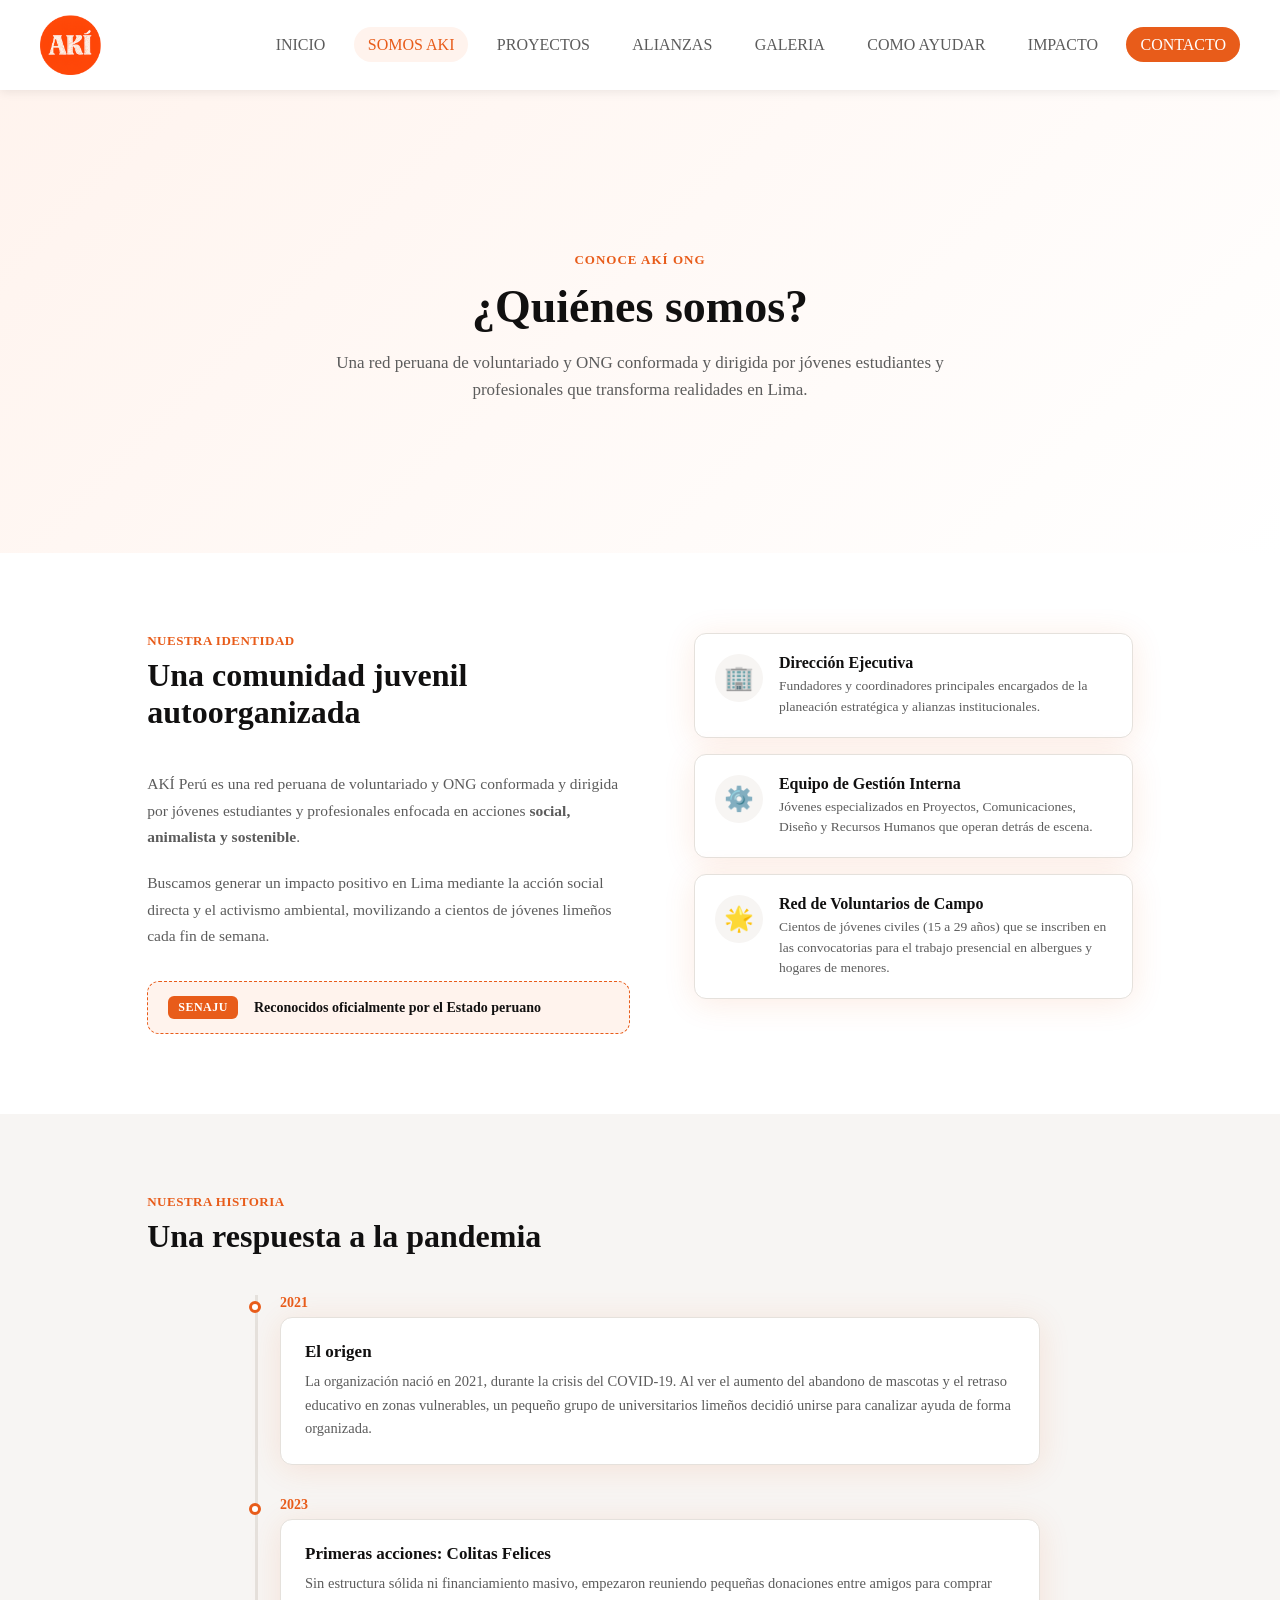
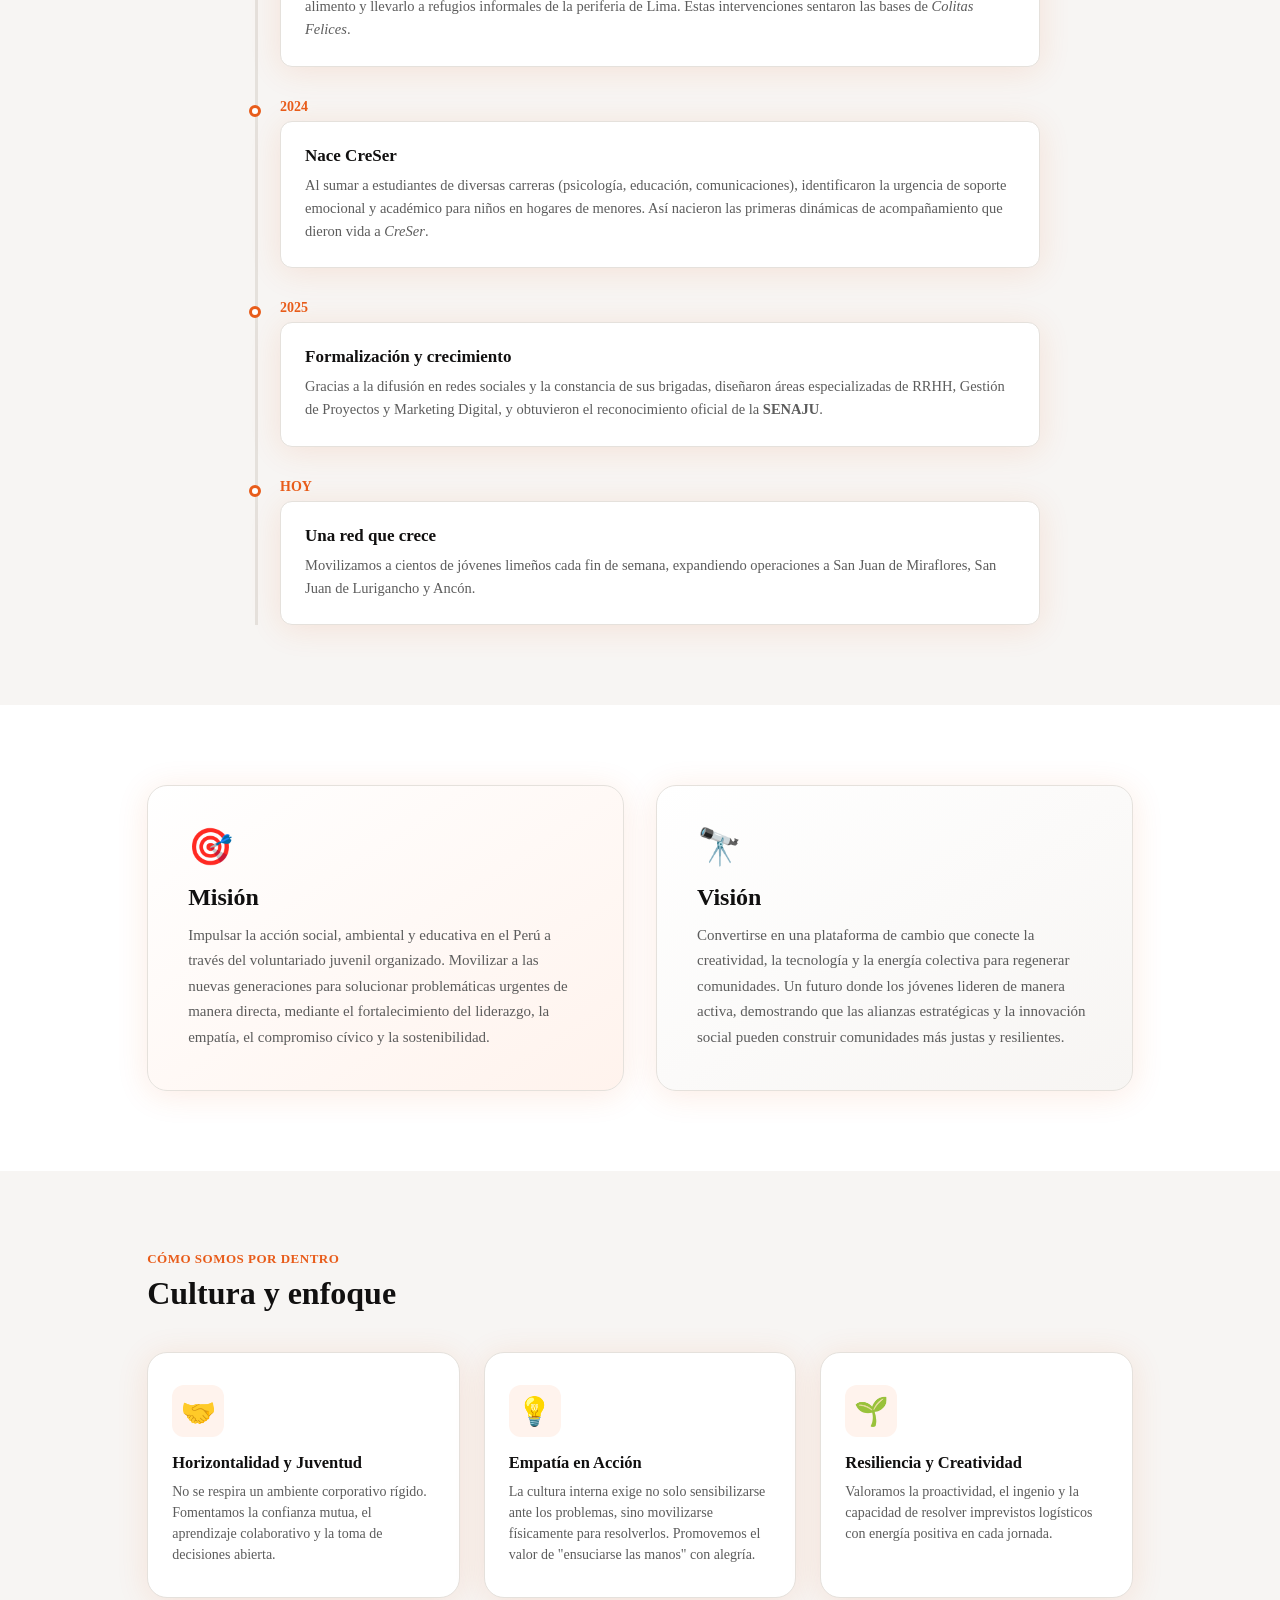
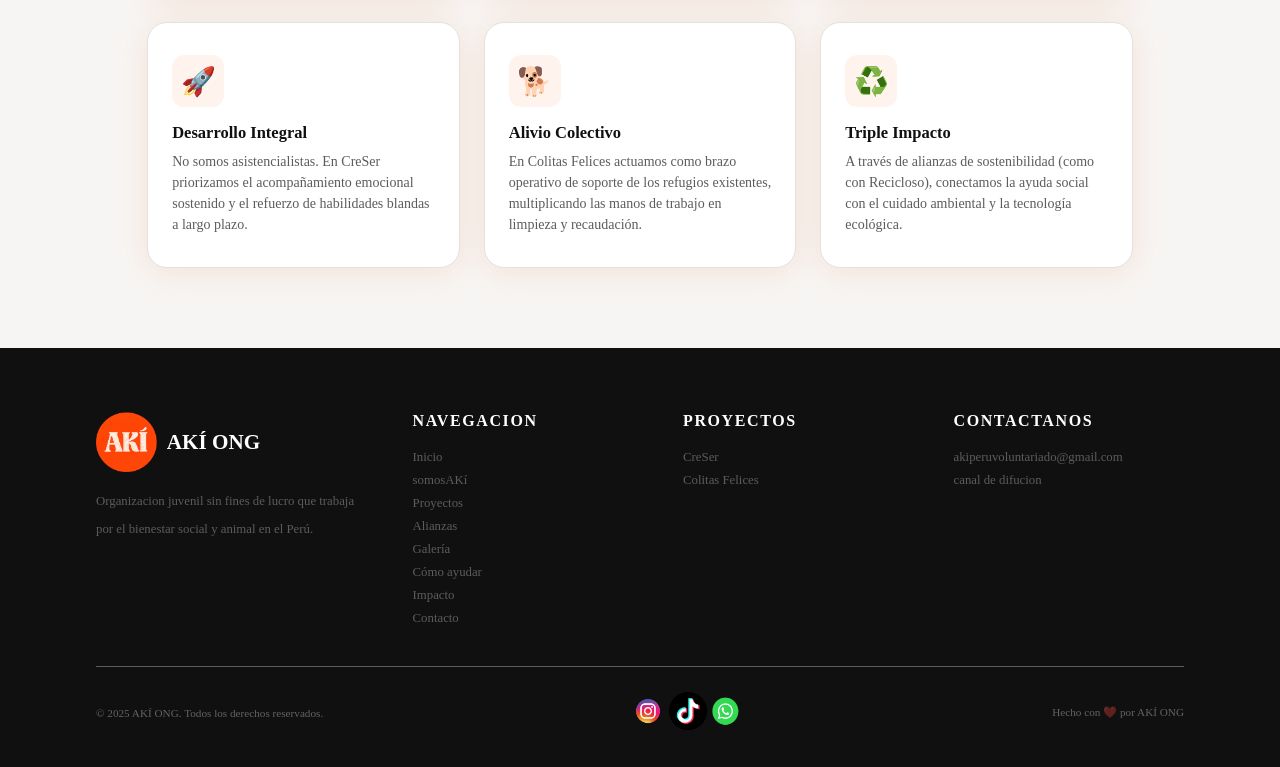
<file: PROYECTO_AKI_ONG/paginas/somosAKI.html>
<!DOCTYPE html>
<html lang="es-PE">
<head>
  <!--aspectos técnicos-->
<meta charset="UTF-8">
<meta name="viewport" content="width=device-width, initial-scale=1.0">
<title>SOMOSAKI - AKÍ ONG</title>
  <!--seo (optimización de motores de busqueda) aspecto a revisar-->
<meta name="description" content="AKÍ es una ong que fue creada con el proposito de que los jovenes ...">
<link rel="canonical" href="https://www.aki-ong.org/somosaki">
  <!--favicon-->
<link rel="icon" href="../img/logo.png" type="image/png">
 <!--aspectos de rendimientos y estilos -->
<link rel="stylesheet" href="../css/style.css">
<link rel="stylesheet" href="../css/responsive.css">
<script src="../js/main.js" defer></script>
</head>
<!--cuerpo de la pagina-->
<body>
<!-- ════════════════════════════════
  HEADER Y NAVEGACIÓN
══════════════════════════════════ -->
<header class="navegacion">
  <!--contiene la imagen del logo-->
  <a href="../index.html" class="logo">
    <img src="../img/logo.png" alt="Logo de AKÍ ONG" class="logo-img">
  </a>
  <!--navegación principal-->
  <nav class="menu-principal" id="menu-principal">
    <!--contiene los links de navegacion-->
    <ul class="nav-list" id="menu-principal"> 
      <li><a href="../index.html">Inicio</a></li>
      <li><a href="somosAKI.html" class="active">Somos AKI</a></li>
      <li><a href="proyectos.html" >Proyectos</a></li>
      <li><a href="alianzas.html">Alianzas</a></li>
      <li><a href="galeria.html" >Galeria</a></li>
      <li><a href="comoAyudar.html">Como ayudar</a></li>
      <li><a href="impacto.html" >Impacto</a></li>
      <!--boton principal nav : editar href y texto -->
      <li><a href="contacto.html" class="nav-cta" id="nav-cta">Contacto</a></li>
    </ul>
  </nav>
  <button class="menu-hamburguesa" id="boton-menu" aria-label="Abrir menú">
    <span></span>
    <span></span>
    <span></span>
  </button>

</header>

<main>

  <!-- PAGE HERO -->
  <div class="page-hero">
    <div class="container">
      <span class="hero-tag">Conoce AKÍ ONG</span>
      <h1 class="page-hero-title">¿Quiénes somos?</h1>
      <p class="page-hero-desc">Una red peruana de voluntariado y ONG conformada y dirigida por jóvenes estudiantes y profesionales que transforma realidades en Lima.</p>
    </div>
  </div>

  <!-- QUIENES SOMOS -->
  <section class="section-home">
    <div class="container">
      <div class="info-two-col">
        <div class="info-text">
          <div class="section-label">Nuestra identidad</div>
          <h2 class="section-title">Una comunidad juvenil autoorganizada</h2>
          <p>AKÍ Perú es una red peruana de voluntariado y ONG conformada y dirigida por jóvenes estudiantes y profesionales enfocada en acciones <strong>social, animalista y sostenible</strong>.</p>
          <p>Buscamos generar un impacto positivo en Lima mediante la acción social directa y el activismo ambiental, movilizando a cientos de jóvenes limeños cada fin de semana.</p>
          <div class="senaju-badge-inline">
            <div class="senaju-badge-box small">SENAJU</div>
            <span>Reconocidos oficialmente por el Estado peruano</span>
          </div>
        </div>
        <div class="info-cards">
          <div class="info-card-item">
            <div class="ici-icon">🏢</div>
            <div>
              <h4>Dirección Ejecutiva</h4>
              <p>Fundadores y coordinadores principales encargados de la planeación estratégica y alianzas institucionales.</p>
            </div>
          </div>
          <div class="info-card-item">
            <div class="ici-icon">⚙️</div>
            <div>
              <h4>Equipo de Gestión Interna</h4>
              <p>Jóvenes especializados en Proyectos, Comunicaciones, Diseño y Recursos Humanos que operan detrás de escena.</p>
            </div>
          </div>
          <div class="info-card-item">
            <div class="ici-icon">🌟</div>
            <div>
              <h4>Red de Voluntarios de Campo</h4>
              <p>Cientos de jóvenes civiles (15 a 29 años) que se inscriben en las convocatorias para el trabajo presencial en albergues y hogares de menores.</p>
            </div>
          </div>
        </div>
      </div>
    </div>
  </section>

  <!-- HISTORIA -->
  <section class="section-home alt-bg">
    <div class="container">
      <div class="section-label">Nuestra historia</div>
      <h2 class="section-title">Una respuesta a la pandemia</h2>
      <div class="historia-timeline">
        <div class="timeline-item">
          <div class="timeline-year">2021</div>
          <div class="timeline-content">
            <h4>El origen</h4>
            <p>La organización nació en 2021, durante la crisis del COVID-19. Al ver el aumento del abandono de mascotas y el retraso educativo en zonas vulnerables, un pequeño grupo de universitarios limeños decidió unirse para canalizar ayuda de forma organizada.</p>
          </div>
        </div>
        <div class="timeline-item">
          <div class="timeline-year">2023</div>
          <div class="timeline-content">
            <h4>Primeras acciones: Colitas Felices</h4>
            <p>Sin estructura sólida ni financiamiento masivo, empezaron reuniendo pequeñas donaciones entre amigos para comprar alimento y llevarlo a refugios informales de la periferia de Lima. Estas intervenciones sentaron las bases de <em>Colitas Felices</em>.</p>
          </div>
        </div>
        <div class="timeline-item">
          <div class="timeline-year">2024</div>
          <div class="timeline-content">
            <h4>Nace CreSer</h4>
            <p>Al sumar a estudiantes de diversas carreras (psicología, educación, comunicaciones), identificaron la urgencia de soporte emocional y académico para niños en hogares de menores. Así nacieron las primeras dinámicas de acompañamiento que dieron vida a <em>CreSer</em>.</p>
          </div>
        </div>
        <div class="timeline-item">
          <div class="timeline-year">2025</div>
          <div class="timeline-content">
            <h4>Formalización y crecimiento</h4>
            <p>Gracias a la difusión en redes sociales y la constancia de sus brigadas, diseñaron áreas especializadas de RRHH, Gestión de Proyectos y Marketing Digital, y obtuvieron el reconocimiento oficial de la <strong>SENAJU</strong>.</p>
          </div>
        </div>
        <div class="timeline-item">
          <div class="timeline-year">Hoy</div>
          <div class="timeline-content">
            <h4>Una red que crece</h4>
            <p>Movilizamos a cientos de jóvenes limeños cada fin de semana, expandiendo operaciones a San Juan de Miraflores, San Juan de Lurigancho y Ancón.</p>
          </div>
        </div>
      </div>
    </div>
  </section>

  <!-- MISIÓN Y VISIÓN -->
  <section class="section-home">
    <div class="container">
      <div class="mv-grid">
        <div class="mv-card mv-mision">
          <div class="mv-icon">🎯</div>
          <h3>Misión</h3>
          <p>Impulsar la acción social, ambiental y educativa en el Perú a través del voluntariado juvenil organizado. Movilizar a las nuevas generaciones para solucionar problemáticas urgentes de manera directa, mediante el fortalecimiento del liderazgo, la empatía, el compromiso cívico y la sostenibilidad.</p>
        </div>
        <div class="mv-card mv-vision">
          <div class="mv-icon">🔭</div>
          <h3>Visión</h3>
          <p>Convertirse en una plataforma de cambio que conecte la creatividad, la tecnología y la energía colectiva para regenerar comunidades. Un futuro donde los jóvenes lideren de manera activa, demostrando que las alianzas estratégicas y la innovación social pueden construir comunidades más justas y resilientes.</p>
        </div>
      </div>
    </div>
  </section>

  <!-- CULTURA Y ENFOQUE -->
  <section class="section-home alt-bg">
    <div class="container">
      <div class="section-label">Cómo somos por dentro</div>
      <h2 class="section-title">Cultura y enfoque</h2>
      <div class="cultura-grid">
        <div class="cultura-item">
          <div class="cultura-icon">🤝</div>
          <h4>Horizontalidad y Juventud</h4>
          <p>No se respira un ambiente corporativo rígido. Fomentamos la confianza mutua, el aprendizaje colaborativo y la toma de decisiones abierta.</p>
        </div>
        <div class="cultura-item">
          <div class="cultura-icon">💡</div>
          <h4>Empatía en Acción</h4>
          <p>La cultura interna exige no solo sensibilizarse ante los problemas, sino movilizarse físicamente para resolverlos. Promovemos el valor de "ensuciarse las manos" con alegría.</p>
        </div>
        <div class="cultura-item">
          <div class="cultura-icon">🌱</div>
          <h4>Resiliencia y Creatividad</h4>
          <p>Valoramos la proactividad, el ingenio y la capacidad de resolver imprevistos logísticos con energía positiva en cada jornada.</p>
        </div>
        <div class="cultura-item">
          <div class="cultura-icon">🚀</div>
          <h4>Desarrollo Integral</h4>
          <p>No somos asistencialistas. En CreSer priorizamos el acompañamiento emocional sostenido y el refuerzo de habilidades blandas a largo plazo.</p>
        </div>
        <div class="cultura-item">
          <div class="cultura-icon">🐕</div>
          <h4>Alivio Colectivo</h4>
          <p>En Colitas Felices actuamos como brazo operativo de soporte de los refugios existentes, multiplicando las manos de trabajo en limpieza y recaudación.</p>
        </div>
        <div class="cultura-item">
          <div class="cultura-icon">♻️</div>
          <h4>Triple Impacto</h4>
          <p>A través de alianzas de sostenibilidad (como con Recicloso), conectamos la ayuda social con el cuidado ambiental y la tecnología ecológica.</p>
        </div>
      </div>
    </div>
  </section>

</main>
<footer>
  <div class="footer-principal">
    <div class="footer-lateral">
      <div class="logo-marca">
        <img src="../img/logo.png" alt="el logo de aki" class="logo-img">
        <span class="logo-marca-text">AKÍ ONG</span>
      </div>
      <!--footer descripcion -->
      <p>Organizacion juvenil sin fines de lucro que trabaja por el bienestar social y animal en el Perú.</p>
    </div>
    <div class="footer-links">
      <h4>Navegacion</h4>
      <a href="../index.html">Inicio</a>
      <a href="somosAKI.html">somosAKí</a>
      <a href="proyectos.html">Proyectos</a>
      <a href="alianzas.html">Alianzas</a>
      <a href="galeria.html">Galería</a>
      <a href="comoAyudar.html">Cómo ayudar</a>
      <a href="impacto.html">Impacto</a>
      <a href="contacto.html">Contacto</a>
    </div>
    <div class="footer-links">
      <h4>Proyectos</h4>
      <a href="proyectos.html#creser">CreSer</a>
      <a href="proyectos.html#colitas">Colitas Felices</a>
    </div>
    <div class="footer-links">
      <h4>Contactanos</h4>
      <!--footer contacto: correo, telefono y redes-->
      <a href="mailto:akiperuvoluntariado@gmail.com">akiperuvoluntariado@gmail.com</a>
      <a href="https://whatsapp.com/channel/0029VbDmSkM5kg78yit7I50z">canal de difucion</a>
    </div>
  </div>
  <div class="footer-bottom">
    <p> &copy; 2025 AKÍ ONG. Todos los derechos reservados.</p>
    <div class="footer-social">
      <ol class="redes-sociales">
        <li><a href="https://www.instagram.com/aki_peru_voluntariado?igsh=" target="_blank" title="Instagram"><img src="../img/footer/icon-instagram.png" alt="Instagram"></a></li>
        <li><a href="https://www.tiktok.com/@ong_aki" target="_blank" title="Tiktok"><img src="../img/footer/icon-tiktok.png" alt="Tiktok"></a></li>
        <li><a href="https://whatsapp.com/channel/0029VbDmSkM5kg78yit7I50z" target="_blank" title="WhatsApp"><img src="../img/footer/icon-whatsapp.png" alt="WhatsApp"></a></li>
      </ol>
    </div>
    <p>Hecho con ❤️ por AKÍ ONG </p>
  </div>

</footer>   
</body>
</html>
</file>
<file: PROYECTO_AKI_ONG/css/style.css>
/* ══════════════════════════════════
   VARIABLES — edita colores aquí
══════════════════════════════════ */
:root {
  --naranja: #e85c1a;;
  --naranja-oscuro: #C44A0E;
  --naranja-claro: #FFF3ED;
  --naranja-medio: #FFD4B8;
  --negro: #111010;
  --gris: #5C5C5C;
  --gris-claro: #F7F5F3;
  --borde: #E5E1DC;
  --blanco: #FFFFFF;
  --sombra: 0 4px 32px rgba(232,92,26,0.12);
  --sombra-hover: 0 12px 40px rgba(232,92,26,0.22);
  --radio: 20px;
  --radio-sm: 12px;
} 
*, *::before, *::after { 
  margin: 0; 
  padding: 0;
  box-sizing: border-box;
  font-family:Cambria, Cochin, Georgia, Times, 'Times New Roman', serif;

}
html { 
  scroll-behavior: smooth; 
  /* comportamiento de desplazamiento : suave */
}
body {
  color: var(--negro); 
  background:var(--blanco);
}
/* ══════════════════════════════════
   HEADER: LOGO Y NAVEGADOR
══════════════════════════════════ */
/* ========= HEADER ========= */

header{
  position:fixed;
  top:0;
  left:0;
  width:100%;
  background:var(--blanco);
  background-image: url(https://img.magnific.com/vector-gratis/marco-vector-perros-sobre-fondo-blanco_53876-127700.jpg?semt=ais_hybrid&w=740&q=80);
  background-size: cover;
  background-position: center;
  box-shadow:0 2px 10px rgba(0,0,0,.08);
  z-index:1000;
}

.navegacion{
  max-width:100%;
  margin:auto;
  padding:15px 40px;
  display:flex;
  justify-content:space-between;
  align-items:center;
}

.logo{
  display:flex;
  align-items:center;
}

.logo-img{
  height:60px;
  width:auto;
}

.menu-principal{
  display:flex;
  align-items:center;
}

.nav-list{
  display:flex;
  align-items:center;
  gap: 0.9rem;
  list-style:none;
}

.nav-list a{
  color:var(--gris);
  font-weight:500;
  padding:9px 14px;
  border-radius:100px;
  transition:.2s;
  text-decoration: none;
  text-transform: uppercase;
}

.nav-list a:hover,
.nav-list a.active{
  color:var(--naranja);
  background:var(--naranja-claro);
}
.nav-list .nav-cta{
  color: var(--blanco);
}
.nav-cta{
  background:var(--naranja);
  color:var(--blanco);
  padding:9px 20px;
  border-radius:100px;
  font-weight:bolder;
}

.menu-hamburguesa{
  display:none;
  flex-direction:column;
  gap:5px;
  cursor:pointer;
}

.menu-hamburguesa span{
  width:25px;
  height:3px;
  background:var(--naranja-oscuro);
  border-radius:10px;
}

/* ========= HEADER ========= */
/* ══════════════════════════════════
   HEADER: LOGO Y NAVEGADOR
══════════════════════════════════ */
/* ══════════════════════════════════
   FOOTER: LINK Y REDES 
══════════════════════════════════ */
/* ========= FOOTER ========= */

footer { 
  background: var(--negro); 
  color: var(--blanco); 
  padding: 4rem 6rem 2rem; 
  position:relative;
  bottom: 0; 
  width: 100%;
  max-width: 100%;
}
.footer-principal { 
  display: grid; 
  grid-template-columns: 1.2fr 1fr 1fr 1fr; 
  gap: 2.5rem; 
  margin-bottom: 1.9rem; 
  max-width: 100%;
  margin: 0 auto 2rem; 
}
.logo-marca {
  display: flex;
  align-items: center;
  gap: 0.6rem;
}
.logo-marca-text{
  font-family: 'fraunces',serif;
  font-weight:900;
  font-size: 1.32rem;
}
.footer-lateral p { 
  font-size: 0.8rem; 
  color:var(--gris); 
  line-height: 1.7rem;
  margin-top: 1rem; 
  max-width: 18rem; 
}
.footer-links h4 { 
  font-size: 1rem; 
  font-weight: 700; 
  letter-spacing: 0.1rem; 
  text-transform: uppercase; 
  color: var(--blanco); 
  margin-bottom: 1.2rem; 
}
.footer-links a { 
  display: block; 
  font-size: 0.8rem;
  text-decoration: none;
  margin-bottom: 0.5rem; 
  transition: color .2s;
  color: var(--gris);
 }
.footer-links a:hover { 
  color: var(--naranja);
}
.footer-bottom { 
  border-top: 0.02rem solid var(--gris); 
  padding-top: 1.5rem; 
  display: flex; 
  justify-content: space-between; 
  align-items: center; 
  margin: 0 auto; 
}
.footer-bottom p { 
  font-size: 0.7rem; 
  color: rgba(255,255,255,.35); 
}
.redes-sociales{
  display: flex; 
  justify-content: space-between; 
  align-items: center; 
}
.footer-social img { 
  width: 40px; 
  height: 40px; 
  
}
.redes-sociales li{
  list-style: none;
}
/* ========= FOOTER ========= */
/* ══════════════════════════════════
   FOOTER: LINK Y REDES 
══════════════════════════════════ */


  /* ══════════════════════════════════
   SECCION 1: ESTILOS DE LA SECCIÓN HERO
══════════════════════════════════ */
.hero {
  padding: 140px 40px 80px; /* Espacio superior para no quedar debajo del menú fixed */
  background: linear-gradient(135deg, var(--blanco) 0%, var(--naranja-claro) 100%);
  min-height: 90vh;
  display: flex;
  align-items: center;
}

.hero-interior {
  max-width: 1160px;
  margin: 0 auto;
  display: grid;
  grid-template-columns: 1.1fr 1fr; /* Columna de texto un poco más ancha */
  gap: 60px;
  align-items: center;
  width: 100%;
}

/* Badge de Organización Juvenil */
.hero-badge {
  display: inline-flex;
  align-items: center;
  gap: 8px;
  background: var(--naranja-medio);
  color: var(--naranja-oscuro);
  padding: 6px 16px;
  border-radius: 100px;
  font-size: 13px;
  font-weight: 700;
  text-transform: uppercase;
  margin-bottom: 24px;
}

.hero-badge-dot {
  width: 8px;
  height: 8px;
  background-color: var(--naranja);
  border-radius: 50%;
  display: inline-block;
}

/* Títulos y textos */
.hero-title {
  font-size: 52px;
  font-weight: 800;
  line-height: 1.15;
  color: var(--negro);
  margin-bottom: 20px;
}

.hero-title em {
  font-style: normal;
  color: var(--naranja);
}

.hero-desc {
  font-size: 16.5px;
  color: var(--gris);
  line-height: 1.6;
  margin-bottom: 32px;
  max-width: 500px;
}

/* Botones de acción */
.hero-btns {
  display: flex;
  gap: 16px;
}

.btn-primary {
  background: var(--naranja);
  color: var(--blanco);
  text-decoration: none;
  padding: 14px 28px;
  border-radius: var(--radio-sm);
  font-weight: 700;
  font-size: 14px;
  box-shadow: var(--sombra);
  transition: all 0.2s ease;
}

.btn-primary:hover {
  background: var(--naranja-medio);
  box-shadow: var(--sombra-hover);
  transform: translateY(-2px);
}

.btn-outline {
  background: transparent;
  color: var(--naranja);
  border: 2px solid var(--naranja);
  text-decoration: none;
  padding: 12px 28px;
  border-radius: var(--radio-sm);
  font-weight: 700;
  font-size: 14px;
  transition: all 0.2s ease;
}

.btn .btn-outline{
  font-size:13px;margin-bottom:36px
}

.btn-outline:hover {
  background: var(--naranja-claro);
  transform: translateY(-2px);
}

/* ── ZONA VISUAL (Derecha) ── */
.hero-visual {
  position: relative; /* Permite que las tarjetas floten sobre la imagen principal */
  display: flex;
  justify-content: center;
}

.hero-img-frame {
  width: 100%;
  max-width: 440px;
  height: 480px;
  border-radius: var(--radio);
  overflow: hidden;
  box-shadow: var(--sombra);
}

.hero-img-frame img {
  width: 100%;
  height: 100%;
  object-fit: cover;
}

/* Badge circular de esquina (1+ año de impacto) */
.hero-badge-corner {
  position: absolute;
  top: -20px;
  right: 10px;
  background: var(--naranja);
  color: var(--blanco);
  width: 90px;
  height: 90px;
  border-radius: 50%;
  display: flex;
  flex-direction: column;
  justify-content: center;
  align-items: center;
  text-align: center;
  font-size: 11px;
  line-height: 1.2;
  box-shadow: var(--sombra-hover);
}

.hero-badge-corner strong {
  font-size: 22px;
  display: block;
}

/* Tarjeta flotante con estadísticas estadísticas */
.hero-float-card {
  position: absolute;
  bottom: 20px;
  left: -40px;
  background: var(--blanco);
  padding: 20px;
  border-radius: var(--radio-sm);
  box-shadow: var(--sombra-hover);
  display: flex;
  flex-direction: column;
  gap: 16px;
  border: 1px solid var(--borde);
}

.hero-stat {
  display: flex;
  align-items: center;
  gap: 12px;
  font-size: 12px;
  color: var(--gris);
  line-height: 1.3;
}

.hero-stat strong {
  font-size: 20px;
  color: var(--naranja);
  font-weight: 800;
  min-width: 65px;
}

/* ── EFECTOS DE APARICIÓN FADE (Para usar con JS después) ── */
.fade {
  opacity: 1; /* Configurado en 1 por defecto para que se vea de inmediato en tus pruebas */
  transition: all 0.6s ease-out;
}
/* ══════════════════════════════════
   STRIP DE IMPACTO (ESTADÍSTICAS)
══════════════════════════════════ */
.impacto-strip {
  background-image: url(https://img.magnific.com/vector-gratis/marco-vector-perros-sobre-fondo-blanco_53876-127700.jpg?semt=ais_hybrid&w=740&q=80);
  background-size: cover;
  background-position: center;

  padding: 40px 20px;
  display: grid;
  grid-template-columns: repeat(4, 1fr); /* 4 columnas de igual tamaño */
  gap: 24px;
  max-width: 1160px;
  margin: -40px auto 60px; /* Margen negativo para que flote un poco sobre el Hero */
  border-radius: var(--radio);
  box-shadow: var(--sombra-hover);
  position: relative;
  z-index: 10; /* Se monta encima del fondo del Hero */
}

.imp-item {
  display: flex;
  flex-direction: column;
  align-items: center;
  text-align: center;
  padding: 10px;
  border-right: 1px solid rgba(255, 255, 255, 0.1); /* Línea divisoria sutil */
}

/* Elimina la línea divisoria en el último elemento */
.imp-item:last-child {
  border-right: none;
}

.imp-emoji {
  font-size: 28px;
  margin-bottom: 8px;
}

.imp-num {
  font-size: 32px;
  font-weight: 800;
  color: var(--naranja);
  letter-spacing: -0.5px;
  margin-bottom: 4px;
}

.imp-label {
  font-size: 13px;
  color: var(--negro);
  text-transform: uppercase;
  font-weight: 600;
  letter-spacing: 0.5px;
  opacity: 0.8;
}
/* ══════════════════════════════════
   CLASE GLOBAL: CONTENEDOR CENTRADO
══════════════════════════════════ */
.container {
  max-width: 82%;
  margin: 0 auto;
  padding: 0 2rem;
  width: 100%;
}
/* ══════════════════════════════════
   SECCIÓN 2: NOSOTROS
══════════════════════════════════ */
#somosAKí {
  padding: 0px 0;
  background-color: var(--blanco);
}

.nosotros-grid {
  display: grid;
  grid-template-columns: 1fr 1.2fr; /* Columna de imágenes a la izquierda, texto a la derecha */
  gap: 80px;
  align-items: center;
}

/* ── COMPOSICIÓN DE IMÁGENES SUPERPUESTAS (Stack) ── */
.nos-img-stack {
  position: relative;
  height: 480px;
  width: 100%;
}

.nos-img-main, 
.nos-img-accent {
  box-shadow: var(--sombra);
  border-radius: var(--radio);
  overflow: hidden;
  position: absolute;
}

.nos-img-main {
  width: 80%;
  height: 85%;
  top: 0;
  left: 0;
  z-index: 2;
}

.nos-img-accent {
  width: 65%;
  height: 65%;
  bottom: 0;
  right: 0;
  z-index: 3;
  border: 6px solid var(--blanco); /* Marco blanco para separarla visualmente de la foto trasera */
}

.nos-img-stack img {
  width: 100%;
  height: 100%;
  object-fit: cover;
}

/* ── CONTENIDO DE TEXTO ── */
.section-tag {
  display: inline-block;
  color: var(--naranja);
  font-size: 13px;
  font-weight: 700;
  text-transform: uppercase;
  letter-spacing: 1px;
  margin-bottom: 12px;
}

.nos-content h2 {
  font-size: 38px;
  font-weight: 800;
  color: var(--negro);
  margin-bottom: 16px;
}

.nos-content .subtitle {
  font-size: 16px;
  color: var(--gris);
  line-height: 1.6;
}

/* ── TARJETAS DE INFORMACIÓN (Misión, Visión, etc.) ── */
.info-card {
  display: flex;
  gap: 16px;
  padding: 16px;
  background: var(--blanco);
  border-radius: var(--radio-sm);
  margin-bottom: 16px;
  transition: transform 0.2s ease, box-shadow 0.2s ease;
  border: 1px solid transparent;
}

.info-card:hover {
  transform: translateX(4px); /* Microinteracción profesional hacia la derecha */
  background: var(--gris-claro);
  border-color: var(--borde);
}

.info-icon {
  font-size: 24px;
  background: var(--naranja-claro);
  width: 48px;
  height: 48px;
  display: flex;
  align-items: center;
  justify-content: center;
  border-radius: 50%;
  flex-shrink: 0; /* Evita que el círculo del emoji se deforme si el texto es largo */
}

.info-card h4 {
  font-size: 16px;
  font-weight: 700;
  color: var(--negro);
  margin-bottom: 4px;
}

.info-card p {
  font-size: 14px;
  color: var(--gris);
  line-height: 1.5;
}

/* ── DISTINTIVO DE ALIADO INSTITUCIONAL (SENAJU) ── */
.partner-badge {
  display: flex;
  align-items: center;
  gap: 16px;
  background: var(--naranja-claro);
  border: 1px dashed var(--naranja);
  padding: 16px 20px;
  border-radius: var(--radio-sm);
  margin-top: 28px;
  margin-bottom: 28px;
  font-size: 13.5px;
  color: var(--negro);
}

.partner-name {
  background: var(--naranja);
  color: var(--blanco);
  font-weight: 800;
  padding: 4px 10px;
  border-radius: 6px;
  font-size: 12px;
  letter-spacing: 0.5px;
}
/* ══════════════════════════════════
   SECCIÓN 3: PROYECTOS
══════════════════════════════════ */
#proyectos {
  padding: 80px 0;
  background-color: var(--gris-claro); /* Fondo gris claro para contrastar con Nosotros */
}

.proy-header {
  text-align: center;
  margin-bottom: 48px;
}

.proy-header h2 {
  font-size: 38px;
  font-weight: 800;
  color: var(--negro);
  margin-bottom: 12px;
}

/* Rejilla principal de proyectos */
.proyectos-grid {
  display: grid;
  grid-template-columns: repeat(2, 1fr); /* Dos columnas para los dos proyectos */
  gap: 32px;
}

/* Tarjetas de Proyectos */
.proyecto-card {
  background: var(--blanco);
  border-radius: var(--radio);
  overflow: hidden;
  box-shadow: var(--sombra);
  display: flex;
  flex-direction: column;
  transition: transform 0.3s ease, box-shadow 0.3s ease;
  border: 1px solid var(--borde);
}

.proyecto-card:hover {
  transform: translateY(-6px);
  box-shadow: var(--sombra-hover);
}

/* Imagen del Proyecto */
.proyecto-img {
  position: relative;
  height: 240px;
  width: 100%;
}

.proyecto-img img {
  width: 100%;
  height: 100%;
  object-fit: cover;
}

/* Etiqueta flotante (Proyecto activo) */
.proyecto-label {
  position: absolute;
  top: 16px;
  left: 16px;
  background: rgba(17, 16, 16, 0.75); /* Fondo negro traslúcido */
  backdrop-filter: blur(4px);
  color: var(--blanco);
  padding: 6px 12px;
  border-radius: 100px;
  font-size: 11px;
  font-weight: 700;
  text-transform: uppercase;
  letter-spacing: 0.5px;
}

/* Cuerpo de la tarjeta */
.proyecto-body {
  padding: 28px;
  display: flex;
  flex-direction: column;
  flex-grow: 1; /* Empuja el botón al fondo si una tarjeta tiene más texto que otra */
}

.proyecto-body h3 {
  font-size: 22px;
  font-weight: 800;
  color: var(--negro);
  margin-bottom: 12px;
}

.proyecto-body p {
  font-size: 14.5px;
  color: var(--gris);
  line-height: 1.6;
  margin-bottom: 20px;
}

/* Etiquetas del proyecto (Educación, Talleres, etc.) */
.proyecto-tags {
  display: flex;
  flex-wrap: wrap;
  gap: 8px;
  margin-bottom: 24px;
}

.proyecto-tag {
  background: var(--gris-claro);
  color: var(--gris);
  padding: 4px 12px;
  border-radius: 100px;
  font-size: 12px;
  font-weight: 600;
}

/* ── CTA DE VOLUNTARIOS (Llamado a la acción) ── */
.voluntarios-cta {
  grid-column: 1 / -1; /* Ocupa las dos columnas de la rejilla completa */
  background: var(--naranja);
  color: var(--blanco);
  padding: 32px 40px;
  border-radius: var(--radio);
  display: flex;
  align-items: center;
  gap: 24px;
  box-shadow: var(--sombra-hover);
  margin-top: 16px;
}

.vt-icon {
  font-size: 36px;
  background: rgba(255, 255, 255, 0.2);
  width: 64px;
  height: 64px;
  display: flex;
  align-items: center;
  justify-content: center;
  border-radius: 50%;
  flex-shrink: 0;
}

.voluntarios-cta div {
  flex-grow: 1;
}

.voluntarios-cta h4 {
  font-size: 20px;
  font-weight: 800;
  margin-bottom: 4px;
}

.voluntarios-cta p {
  font-size: 14.5px;
  opacity: 0.9;
  line-height: 1.5;
}

/* Botón blanco exclusivo para el CTA naranja */
.btn-white {
  background: var(--blanco);
  color: var(--naranja);
  text-decoration: none;
  padding: 14px 28px;
  border-radius: var(--radio-sm);
  font-weight: 700;
  font-size: 14px;
  transition: all 0.2s ease;
  white-space: nowrap; /* Evita que el texto del botón se rompa en dos renglones */
}

.btn-white:hover {
  background: var(--naranja-claro);
  transform: translateY(-2px);
}
/* ══════════════════════════════════
   SECCIÓN 4: ALIANZAS
══════════════════════════════════ */
.alianzas {
  padding: 80px 0;
  background-color: var(--blanco);
}

/* Banner de presentación superior */
.alianzas-banner {
  background: url(https://img.magnific.com/vector-gratis/marco-vector-perros-sobre-fondo-blanco_53876-127700.jpg?semt=ais_hybrid&w=740&q=80) no-repeat center/cover;
  padding: 60px 40px;
  border-radius: var(--radio);
  color: var(--negro);
  margin-bottom: 52px;
  box-shadow: var(--sombra);
}

.alianzas-banner h2 {
  font-size: 36px;
  font-weight: 800;
  margin-top: 16px;
  margin-bottom: 12px;
}

.alianzas-banner p {
  font-size: 15px;
  opacity: 0.9;
  line-height: 1.6;
  margin-bottom: 24px;
}

/* Rejilla principal asimétrica de 2 columnas */
.alianzas-grid {
  display: grid;
  grid-template-columns: 1.3fr 1fr; /* Columna de tarjetas más ancha que la de beneficios */
  gap: 64px;
}

.alianzas-grid h3 {
  font-size: 18px;
  font-weight: 800;
  color: var(--negro);
  text-transform: uppercase;
  letter-spacing: 0.5px;
  margin-bottom: 20px;
  margin-top: 30px;
}

/* Contenedor de las tarjetas de aliados */
.alianzas-cards {
  display: grid;
  grid-template-columns: repeat(2, 1fr); /* Dos columnas internas */
  gap: 16px;
  margin-bottom: 20px;
}

/* Tarjeta individual de Aliado o Albergue */
.alianza-card {
  display: flex;
  align-items: center;
  gap: 16px;
  padding: 12px;
  border: 1px solid var(--borde);
  border-radius: var(--radio-sm);
  background: var(--blanco);
  transition: all 0.2s ease;
}

.alianza-card:hover {
  border-color: var(--naranja);
  box-shadow: var(--sombra);
  transform: translateY(-2px);
}

.alianza-card img {
  width: 52px;
  height: 52px;
  border-radius: 50%;
  object-fit: cover;
  background-color: var(--gris-claro);
}

.alianza-info {
  display: flex;
  flex-direction: column;
}

.alianza-info strong {
  font-size: 14.5px;
  color: var(--negro);
}

.alianza-info span {
  font-size: 12.5px;
  color: var(--gris);
}

/* ── ZONA DE BENEFICIOS (¿Quieres ser aliado?) ── */
.ser-aliado {
  display: flex;
  gap: 16px;
  padding: 16px 0;
  border-bottom: 1px solid var(--borde);
}

.ser-aliado:last-of-type {
  border-bottom: none; /* Quita la línea al último beneficio antes del botón */
}

.ser-aliado-icon {
  font-size: 24px;
  background: var(--naranja-claro);
  width: 44px;
  height: 44px;
  display: flex;
  align-items: center;
  justify-content: center;
  border-radius: var(--radio-sm);
  flex-shrink: 0;
}

.ser-aliado h4 {
  font-size: 15px;
  font-weight: 700;
  color: var(--negro);
  margin-bottom: 2px;
}

.ser-aliado p {
  font-size: 13.5px;
  color: var(--gris);
  line-height: 1.4;
}

/* ── REJILLA DE PATROCINADORES ── */
.sponsors-grid {
  display: grid;
  grid-template-columns: repeat(2, 1fr); /* 2x2 para logos */
  gap: 12px;
  margin-top: 12px;
}

.sponsor-box {
  height: 70px;
  background: var(--gris-claro);
  border: 1px solid var(--borde);
  border-radius: var(--radio-sm);
  display: flex;
  align-items: center;
  justify-content: center;
  color: var(--gris);
  font-size: 12px;
  font-weight: 600;
  text-transform: uppercase;
  letter-spacing: 1px;
  opacity: 0.7;
  transition: opacity 0.2s ease;
}

.sponsor-box:hover {
  opacity: 1;
}

.sponsor-box img {
  max-width: 80%;
  max-height: 70%;
  object-fit: contain;
}
/* ══════════════════════════════════
   SECCIÓN 5: GALERÍA
══════════════════════════════════ */
#galeria {
  padding: 80px 0;
  background-color: var(--blanco);
}

.galeria-header {
  text-align: center;
  margin-bottom: 32px;
}

.galeria-header h2 {
  font-size: 38px;
  font-weight: 800;
  color: var(--negro);
  margin-bottom: 12px;
}

/* Diseño de la barra de Pestañas (Tabs) */
.galeria-tabs {
  display: flex;
  justify-content: center;
  gap: 12px;
  margin-bottom: 32px;
}

.tab-btn {
  background: var(--gris-claro);
  border: 1px solid var(--borde);
  padding: 10px 24px;
  font-weight: 700;
  font-size: 14px;
  color: var(--gris);
  border-radius: 100px;
  cursor: pointer;
  transition: all 0.2s ease;
}

.tab-btn.active, .tab-btn:hover {
  background: var(--naranja);
  color: var(--blanco);
  border-color: var(--naranja);
  box-shadow: var(--sombra);
}

/* Ocultar/Mostrar contenidos de pestañas */
.tab-content {
  display: none;
}

.tab-content.active {
  display: block;
}

/* Barra de Filtros Interna de Fotos */
.galeria-filter {
  display: flex;
  justify-content: center;
  gap: 8px;
  margin-bottom: 32px;
}

.filter-btn {
  background: transparent;
  border: 1px solid var(--borde);
  padding: 6px 16px;
  font-size: 13px;
  font-weight: 600;
  color: var(--gris);
  border-radius: 100px;
  cursor: pointer;
  transition: all 0.2s;
}

.filter-btn.active, .filter-btn:hover {
  background: var(--naranja-claro);
  color: var(--naranja);
  border-color: var(--naranja);
}

/* Cuadrícula de fotos estilo Masonry / Grid */
.galeria-masonry {
  display: grid;
  grid-template-columns: repeat(3, 1fr);
  gap: 20px;
}

.galeria-item {
  position: relative;
  border-radius: var(--radio-sm);
  overflow: hidden;
  height: 250px;
  box-shadow: var(--sombra);
  cursor: pointer;
}

.galeria-item img {
  width: 100%;
  height: 100%;
  object-fit: cover;
  transition: transform 0.4s ease;
}

/* Efecto hover elegante con cortina oscura */
.galeria-item .overlay {
  position: absolute;
  top: 0; left: 0; width: 100%; height: 100%;
  background: rgba(232, 92, 26, 0.85); /* Tono naranja de la marca traslúcido */
  display: flex;
  align-items: center;
  justify-content: center;
  opacity: 0;
  transition: opacity 0.3s ease;
}

.galeria-item .overlay span {
  color: var(--blanco);
  font-weight: 700;
  font-size: 16px;
  border: 2px solid var(--blanco);
  padding: 6px 16px;
  border-radius: 100px;
}

.galeria-item:hover img { transform: scale(1.05); }
.galeria-item:hover .overlay { opacity: 1; }

/* ── CUADRÍCULA DE VIDEOS ── */
.videos-grid {
  display: grid;
  grid-template-columns: repeat(2, 1fr);
  gap: 24px;
}

.video-card {
  position: relative;
  padding-bottom: 56.25%; /* Relación de aspecto 16:9 perfecta */
  height: 0;
  border-radius: var(--radio-sm);
  overflow: hidden;
  box-shadow: var(--sombra);
}

.video-card iframe {
  position: absolute;
  top: 0; left: 0; width: 100%; height: 100%;
  border: none;
}

/* ── CUADRÍCULA DE TESTIMONIOS ── */
.testi-grid {
  display: grid;
  grid-template-columns: repeat(2, 1fr);
  gap: 24px;
}

.testi-card {
  background: var(--gris-claro);
  padding: 32px;
  border-radius: var(--radio);
  border: 1px solid var(--borde);
}

.testi-avatar {
  width: 60px; height: 60px;
  border-radius: 50%;
  overflow: hidden;
  margin-bottom: 16px;
  background: var(--borde);
}

.testi-avatar img { width: 100%; height: 100%; object-fit: cover; }
.testi-text { font-style: italic; color: var(--gris); line-height: 1.6; margin-bottom: 16px; font-size: 14.5px; }
.testi-name { font-weight: 700; color: var(--negro); font-size: 15px; }
.testi-role { font-size: 12.5px; color: var(--naranja); font-weight: 600; }
/* ══════════════════════════════════
   MODAL LIGHTBOX
══════════════════════════════════ */
.lightbox {
  position: fixed;
  top: 0;
  left: 0;
  width: 100%;
  height: 100%;
  background-color: rgba(17, 16, 16, 0.95); /* Fondo negro de tu marca traslúcido */
  z-index: 2000; /* Se monta por encima del Header Sticky */
  display: flex;
  align-items: center;
  justify-content: center;
  
  /* Oculto por defecto con transiciones suaves */
  opacity: 0;
  pointer-events: none;
  transition: opacity 0.3s ease;
}

/* Estado activo gatillado por JavaScript */
.lightbox.active {
  opacity: 1;
  pointer-events: auto;
}

.lightbox img {
  max-width: 85%;
  max-height: 80%;
  border-radius: var(--radio-sm);
  box-shadow: 0 8px 64px rgba(0, 0, 0, 0.5);
  object-fit: contain;
  user-select: none;
}

/* Estilos para los botones de control */
.lightbox-close,
.lightbox-prev,
.lightbox-next {
  position: absolute;
  background: transparent;
  border: none;
  color: var(--blanco);
  font-size: 36px;
  cursor: pointer;
  transition: color 0.2s ease, transform 0.2s ease;
  display: flex;
  align-items: center;
  justify-content: center;
  padding: 10px;
}

.lightbox-close:hover,
.lightbox-prev:hover,
.lightbox-next:hover {
  color: var(--naranja);
}

/* Posicionamiento de botones */
.lightbox-close {
  top: 24px;
  right: 24px;
  font-size: 28px;
}

.lightbox-prev {
  left: 24px;
  font-size: 54px;
}

.lightbox-next {
  right: 24px;
  font-size: 54px;
}
/* ══════════════════════════════════
   SECCIÓN 6: CÓMO AYUDAR
══════════════════════════════════ */
/*ya esta */
#como-ayudar {
  padding: 10rem 0;
  background-color: var(--gris-claro); /* Fondo gris claro alternado */
}
/*ya esta centrado*/
.como-header {
  text-align: center;
  margin-bottom: 4rem;
}

.como-header h2 {
  font-size: 2.5rem;
  font-weight: 800;
  color: var(--negro);
  margin-bottom: 12px;
}

/* Diseño de la rejilla asimétrica */
.como-grid {
  display: grid;
  grid-template-columns: 1.4fr; /* Lista de opciones a la izquierda, caja CTA a la derecha */
  gap: 4rem;
  align-items: start;
}

/* Contenedor de las filas clicables */
.como-list {
  display: flex;
  flex-direction: column;
  gap: 1rem;
}

/* Filas individuales de opciones de ayuda */
.como-row {
  display: flex;
  align-items: center;
  gap: 5rem;
  background: var(--blanco);
  padding: 1.2rem 1.5rem;
  border-radius: var(--radio-sm);
  text-decoration: none; /* Elimina la línea azul inferior de enlace */
  color: inherit;
  border: 1px solid var(--borde);
  transition: transform 0.25s ease, border-color 0.25s ease, box-shadow 0.25s ease;
}

.como-row:hover {
  transform: translateX(6px); /* Microinteracción hacia la derecha */
  border-color: var(--naranja);
  box-shadow: var(--sombra);
}

.como-row-icon {
  font-size: 26px;
  background: var(--naranja-claro);
  width: 52px;
  height: 52px;
  display: flex;
  align-items: center;
  justify-content: center;
  border-radius: 50%;
  flex-shrink: 0;
}

.como-row-text {
  flex-grow: 1;
}

.como-row-text h4 {
  font-size: 16.5px;
  font-weight: 700;
  color: var(--negro);
  margin-bottom: 4px;
  transition: color 0.2s ease;
}

/* Al pasar el mouse, el título de la fila cambia a naranja */
.como-row:hover .como-row-text h4 {
  color: var(--naranja);
}

.como-row-text p {
  font-size: 14px;
  color: var(--gris);
  line-height: 1.4;
}

.como-row-arrow {
  font-size: 18px;
  color: var(--borde);
  font-weight: 700;
  transition: transform 0.25s ease, color 0.25s ease;
}

/* Animación de la flecha que se mueve hacia el costado */
.como-row:hover .como-row-arrow {
  color: var(--naranja);
  transform: translateX(4px);
}

/* ── CAJA LATERAL EN COLOR NARANJA ── */
.como-cta-box {
  background: var(--naranja);
  color: var(--blanco);
  padding: 30px;
  border-radius: var(--radio);
  box-shadow: var(--sombra-hover);
  text-align: center;
  position: sticky;
  top: 180px; /* Se queda fija mientras haces scroll al lado de la lista larga */
}

.como-cta-box h3 {
  font-size: 24px;
  font-weight: 800;
  line-height: 1.3;
  margin-bottom: 12px;
}

.como-cta-box p {
  font-size: 15px;
  opacity: 0.9;
  line-height: 1.6;
  margin-bottom: 32px;
}

/* Botón fantasma exclusivo para el fondo naranja */
.btn-ghost {
  display: block;
  background: transparent;
  color: var(--blanco);
  border: 2px solid rgba(255, 255, 255, 0.4);
  text-decoration: none;
  padding: 12px 24px;
  border-radius: var(--radio-sm);
  font-weight: 700;
  font-size: 14px;
  transition: all 0.2s ease;
}

.btn-ghost:hover {
  border-color: var(--blanco);
  background: rgba(255, 255, 255, 0.1);
  transform: translateY(-2px);
}

/* Asegurar el ancho completo de WhatsApp */
.como-cta-box .btn-white {
  display: block;
  width: 100%;
}
/* ══════════════════════════════════
   SECCIÓN 7: IMPACTO
══════════════════════════════════ */
#impacto {
  padding: 80px 0;
  background-color: var(--blanco);
}

.impacto-inner {
  text-align: center;
}

.impacto-inner h2 {
  font-size: 38px;
  font-weight: 800;
  color: var(--negro);
  margin-bottom: 12px;
}

/* Cuadrícula de las 4 tarjetas de estadísticas */
.stats-grid {
  display: grid;
  grid-template-columns: repeat(4, 1fr);
  gap: 24px;
  margin: 48px auto;
  max-width: 1160px;
}

.stat-card {
  background: var(--gris-claro);
  border: 1px solid var(--borde);
  padding: 32px 20px;
  border-radius: var(--radio);
  box-shadow: var(--sombra);
  transition: transform 0.3s ease, box-shadow 0.3s ease, border-color 0.3s ease;
}

.stat-card:hover {
  transform: translateY(-6px);
  box-shadow: var(--sombra-hover);
  border-color: var(--naranja);
}

.stat-icon {
  font-size: 32px;
  margin-bottom: 12px;
}

.stat-num {
  font-size: 36px;
  font-weight: 800;
  color: var(--naranja);
  letter-spacing: -1px;
  margin-bottom: 6px;
}

.stat-label {
  font-size: 14px;
  font-weight: 700;
  color: var(--negro);
}

/* Bloque inferior de filas de recursos (Historias, Reportes) */
.impacto-rows {
  display: flex;
  flex-direction: column;
  gap: 16px;
  max-width: 760px; /* Contenedor más angosto para que se vea centrado y elegante */
  margin: 0 auto 48px;
  text-align: left;
}

.impacto-row {
  display: flex;
  align-items: center;
  gap: 20px;
  background: var(--blanco);
  padding: 18px 24px;
  border-radius: var(--radio-sm);
  text-decoration: none;
  color: inherit;
  border: 1px solid var(--borde);
  transition: transform 0.25s ease, border-color 0.25s ease, box-shadow 0.25s ease;
}

.impacto-row:hover {
  transform: translateX(6px);
  border-color: var(--naranja);
  box-shadow: var(--sombra);
}

.impacto-row-icon {
  font-size: 24px;
  background: var(--naranja-claro);
  width: 48px;
  height: 48px;
  display: flex;
  align-items: center;
  justify-content: center;
  border-radius: 50%;
  flex-shrink: 0;
}

.impacto-row h4 {
  font-size: 16px;
  font-weight: 700;
  color: var(--negro);
  margin-bottom: 2px;
  transition: color 0.2s ease;
}

.impacto-row:hover h4 {
  color: var(--naranja);
}

.impacto-row p {
  font-size: 13.5px;
  color: var(--gris);
  line-height: 1.4;
}

.impacto-row-arrow {
  font-size: 18px;
  color: var(--borde);
  font-weight: 700;
  transition: transform 0.25s ease, color 0.25s ease;
}

.impacto-row:hover .impacto-row-arrow {
  color: var(--naranja);
  transform: translateX(4px);
}

/* Cierre de sección */
.impacto-footer {
  margin-top: 32px;
}

.impacto-footer p {
  font-size: 16px;
  font-weight: 600;
  color: var(--gris);
  margin-top: 8px;
}/* ══════════════════════════════════
   SECCIÓN 8: CONTACTO
══════════════════════════════════ */
#contacto {
  padding: 80px 0;
  background-color: var(--gris-claro);
}

#contacto h2 {
  font-size: 38px;
  font-weight: 800;
  color: var(--negro);
  margin-bottom: 12px;
}

/* Rejilla asimétrica de dos columnas */
.contacto-grid {
  display: grid;
  grid-template-columns: 1fr 1.2fr; /* Columna del formulario ligeramente más ancha */
  gap: 64px;
  margin-top: 48px;
  align-items: start;
}

/* ── BLOQUE DE INFORMACIÓN DE CONTACTO ── */
.contacto-item {
  display: flex;
  gap: 16px;
  margin-bottom: 24px;
}

.contacto-item-icon {
  font-size: 24px;
  background: var(--blanco);
  width: 48px;
  height: 48px;
  display: flex;
  align-items: center;
  justify-content: center;
  border-radius: 50%;
  box-shadow: var(--sombra);
  flex-shrink: 0;
}

.contacto-item h4 {
  font-size: 15px;
  font-weight: 700;
  color: var(--negro);
  margin-bottom: 2px;
}

.contacto-item a, .contacto-item p {
  font-size: 14.5px;
  color: var(--gris);
  text-decoration: none;
}

.contacto-item a:hover {
  color: var(--naranja);
}

/* Botones de Redes Sociales */
.redes {
  display: grid;
  grid-template-columns: repeat(2, 1fr); /* Organizadas en cuadrícula 2x2 */
  gap: 12px;
  margin: 32px 0;
}

.red-btn {
  display: flex;
  align-items: center;
  justify-content: center;
  gap: 10px;
  background: var(--blanco);
  border: 1px solid var(--borde);
  padding: 12px;
  border-radius: var(--radio-sm);
  text-decoration: none;
  color: var(--negro);
  font-size: 13.5px;
  font-weight: 600;
  transition: all 0.2s ease;
}

.red-btn:hover {
  border-color: var(--naranja);
  color: var(--naranja);
  box-shadow: var(--sombra);
  transform: translateY(-2px);
}

.red-btn svg {
  width: 18px;
  height: 18px;
}

/* Enlace del mapa */
.mapa-link {
  display: inline-block;
  font-size: 14px;
  font-weight: 700;
  color: var(--naranja);
  text-decoration: none;
  background: var(--naranja-claro);
  padding: 14px 20px;
  border-radius: var(--radio-sm);
  width: 100%;
  text-align: center;
  border: 1px dashed var(--naranja);
  transition: background 0.2s ease;
}

.mapa-link:hover {
  background: var(--naranja-medio);
}

/* ── FORMULARIO DE CONTACTO ── */
.contacto-form {
  background: var(--blanco);
  padding: 40px;
  border-radius: var(--radio);
  box-shadow: var(--sombra);
  border: 1px solid var(--borde);
}

.contacto-form h3 {
  font-size: 22px;
  font-weight: 800;
  color: var(--negro);
  margin-bottom: 24px;
}

.form-row {
  display: grid;
  grid-template-columns: repeat(2, 1fr); /* Nombre y correo uno al lado del otro */
  gap: 16px;
}

.form-group {
  display: flex;
  flex-direction: column;
  gap: 6px;
  margin-bottom: 20px;
}

.form-group label {
  font-size: 13px;
  font-weight: 700;
  color: var(--negro);
  text-transform: uppercase;
  letter-spacing: 0.5px;
}

/* Estilos unificados para inputs, selectores y campos de texto */
.form-group input,
.form-group select,
.form-group textarea {
  font-family: inherit;
  padding: 12px 16px;
  border-radius: var(--radio-sm);
  border: 1px solid var(--borde);
  background: var(--gris-claro);
  font-size: 14.5px;
  color: var(--negro);
  outline: none;
  transition: border-color 0.2s ease, background 0.2s ease;
}

.form-group input:focus,
.form-group select:focus,
.form-group textarea:focus {
  border-color: var(--naranja);
  background: var(--blanco);
}

.form-group textarea {
  height: 120px;
  resize: none; /* Bloquea el tirador para que el usuario no deforme la caja */
}

/* Cuadro de éxito oculto por defecto */
.form-success {
  display: none;
  background: #E6F6EC; /* Verde sutil institucional */
  color: #1E6636;
  border: 1px solid #A3E0BA;
  padding: 14px;
  border-radius: var(--radio-sm);
  text-align: center;
  font-weight: 700;
  font-size: 14px;
  margin-top: 16px;
}

/* Clase de activación inyectada por JS */
.form-success.is-visible {
  display: block;
}
/* ══════════════════════════════════
   PÁGINAS SECUNDARIAS: COMPONENTES GLOBALES
══════════════════════════════════ */
.page-hero {
  padding: 250px 0 150px; /* Colchón superior para que no lo tape el menú fixed */
  background: linear-gradient(135deg, var(--naranja-claro) 0%, var(--blanco) 100%);
  text-align: center;
}

.hero-tag {
  display: inline-block;
  color: var(--naranja);
  font-size: 13px;
  font-weight: 700;
  text-transform: uppercase;
  letter-spacing: 1px;
  margin-bottom: 12px;
}

.page-hero-title {
  font-family: 'Fraunces', serif;
  font-size: 46px;
  font-weight: 800;
  color: var(--negro);
  margin-bottom: 16px;
}

.page-hero-desc {
  font-size: 17px;
  color: var(--gris);
  max-width: 640px;
  margin: 0 auto;
  line-height: 1.6;
}

/* Clases de utilidad para espaciados y fondos alternos */
.section-home {
  padding: 80px 0;
  background-color: var(--blanco);
}

.section-home.alt-bg {
  background-color: var(--gris-claro);
}

.section-label {
  color: var(--naranja);
  font-size: 13px;
  font-weight: 700;
  text-transform: uppercase;
  letter-spacing: 0.5px;
  margin-bottom: 8px;
}

.section-title {
  font-size: 32px;
  font-weight: 800;
  color: var(--negro);
  margin-bottom: 40px;
}

/* ══════════════════════════════════
   BLOQUE 1: IDENTIDAD Y EQUIPOS
══════════════════════════════════ */
.info-two-col {
  display: grid;
  grid-template-columns: 1.1fr 1fr;
  gap: 64px;
  align-items: start;
}

.info-text p {
  font-size: 15.5px;
  color: var(--gris);
  line-height: 1.7;
  margin-bottom: 20px;
}

.senaju-badge-inline {
  display: flex;
  align-items: center;
  gap: 16px;
  background: var(--naranja-claro);
  border: 1px dashed var(--naranja);
  padding: 14px 20px;
  border-radius: var(--radio-sm);
  margin-top: 32px;
  font-size: 14px;
  color: var(--negro);
  font-weight: 600;
}

.senaju-badge-box.small {
  background: var(--naranja);
  color: var(--blanco);
  font-weight: 800;
  padding: 4px 10px;
  border-radius: 6px;
  font-size: 12px;
  letter-spacing: 0.5px;
}

/* Tarjetas de la estructura interna */
.info-cards {
  display: flex;
  flex-direction: column;
  gap: 16px;
}

.info-card-item {
  display: flex;
  gap: 16px;
  padding: 20px;
  background: var(--blanco);
  border: 1px solid var(--borde);
  border-radius: var(--radio-sm);
  box-shadow: var(--sombra);
  transition: transform 0.2s ease, border-color 0.2s ease;
}

.info-card-item:hover {
  transform: translateX(4px);
  border-color: var(--naranja);
}

.ici-icon {
  font-size: 24px;
  background: var(--gris-claro);
  width: 48px;
  height: 48px;
  display: flex;
  align-items: center;
  justify-content: center;
  border-radius: 50%;
  flex-shrink: 0;
}

.info-card-item h4 {
  font-size: 16px;
  font-weight: 700;
  color: var(--negro);
  margin-bottom: 4px;
}

.info-card-item p {
  font-size: 13.5px;
  color: var(--gris);
  line-height: 1.5;
}

/* ══════════════════════════════════
   BLOQUE 2: LÍNEA DE TIEMPO (TIMELINE)
══════════════════════════════════ */
.historia-timeline {
  position: relative;
  max-width: 800px;
  margin: 0 auto;
  padding-left: 40px; /* Espacio para la barra vertical */
}

/* La línea vertical del medio */
.historia-timeline::before {
  content: '';
  position: absolute;
  top: 0;
  left: 15px;
  width: 3px;
  height: 100%;
  background-color: var(--borde);
}

.timeline-item {
  position: relative;
  margin-bottom: 32px;
}

.timeline-item:last-child {
  margin-bottom: 0;
}

/* El círculo naranja indicador */
.timeline-item::before {
  content: '';
  position: absolute;
  top: 6px;
  left: -31px;
  width: 12px;
  height: 12px;
  background-color: var(--blanco);
  border: 3px solid var(--naranja);
  border-radius: 50%;
  z-index: 2;
  transition: background-color 0.2s ease;
}

.timeline-item:hover::before {
  background-color: var(--naranja); /* Se pinta al pasar el mouse por la tarjeta */
}

.timeline-year {
  font-size: 14px;
  font-weight: 800;
  color: var(--naranja);
  margin-bottom: 6px;
  text-transform: uppercase;
}

.timeline-content {
  background: var(--blanco);
  padding: 24px;
  border-radius: var(--radio-sm);
  border: 1px solid var(--borde);
  box-shadow: var(--sombra);
}

.timeline-content h4 {
  font-size: 17px;
  font-weight: 700;
  color: var(--negro);
  margin-bottom: 8px;
}

.timeline-content p {
  font-size: 14.5px;
  color: var(--gris);
  line-height: 1.6;
}

/* ══════════════════════════════════
   BLOQUE 3: MISIÓN Y VISIÓN
══════════════════════════════════ */
.mv-grid {
  display: grid;
  grid-template-columns: repeat(2, 1fr);
  gap: 32px;
}

.mv-card {
  padding: 40px;
  border-radius: var(--radio);
  box-shadow: var(--sombra);
  border: 1px solid var(--borde);
  transition: transform 0.3s ease;
}

.mv-mision {
  background: linear-gradient(to bottom right, var(--blanco), var(--naranja-claro));
}

.mv-vision {
  background: linear-gradient(to bottom right, var(--blanco), var(--gris-claro));
}

.mv-card:hover {
  transform: translateY(-4px);
}

.mv-icon {
  font-size: 36px;
  margin-bottom: 16px;
}

.mv-card h3 {
  font-size: 24px;
  font-weight: 800;
  color: var(--negro);
  margin-bottom: 12px;
}

.mv-card p {
  font-size: 15px;
  color: var(--gris);
  line-height: 1.7;
}

/* ══════════════════════════════════
   BLOQUE 4: CULTURA Y ENFOQUE
══════════════════════════════════ */
.cultura-grid {
  display: grid;
  grid-template-columns: repeat(3, 1fr); /* 3 columnas en pantallas de PC */
  gap: 24px;
}

.cultura-item {
  background: var(--blanco);
  padding: 32px 24px;
  border-radius: var(--radio);
  border: 1px solid var(--borde);
  box-shadow: var(--sombra);
  transition: all 0.25s ease;
}

.cultura-item:hover {
  border-color: var(--naranja);
  box-shadow: var(--sombra-hover);
}

.cultura-icon {
  font-size: 28px;
  background: var(--naranja-claro);
  width: 52px;
  height: 52px;
  display: flex;
  align-items: center;
  justify-content: center;
  border-radius: var(--radio-sm);
  margin-bottom: 16px;
}

.cultura-item h4 {
  font-size: 16.5px;
  font-weight: 700;
  color: var(--negro);
  margin-bottom: 8px;
}

.cultura-item p {
  font-size: 14px;
  color: var(--gris);
  line-height: 1.5;
}
/* ══════════════════════════════════
   COMPONENTES EXCLUSIVOS DE PROYECTOS
══════════════════════════════════ */
.proyectos-grid-big {
  display: flex;
  flex-direction: column;
  gap: 32px;
  margin-bottom: 48px;
}

.proyecto-big-card {
  display: flex;
  gap: 32px;
  background: var(--blanco);
  border: 1px solid var(--borde);
  padding: 32px;
  border-radius: var(--radio);
  box-shadow: var(--sombra);
  align-items: center;
}

.pbc-icon {
  font-size: 54px;
  background: var(--gris-claro);
  width: 90px; height: 90px;
  display: flex; align-items: center; justify-content: center;
  border-radius: 50%;
  flex-shrink: 0;
}

.pbc-content h2 { font-size: 28px; color: var(--negro); margin-bottom: 4px; }
.pbc-tag { font-size: 13px; font-weight: 700; color: var(--naranja); margin-bottom: 12px; text-transform: uppercase; }
.pbc-content p { font-size: 15px; color: var(--gris); line-height: 1.6; margin-bottom: 16px; }

.pbc-ejes { display: flex; flex-wrap: wrap; gap: 8px; margin-bottom: 20px; }
.pbc-ejes span { background: var(--naranja-claro); color: var(--negro); padding: 4px 12px; border-radius: 100px; font-size: 12.5px; font-weight: 600; }

/* Tarjetas de objetivos y perfiles */
.ejes-card { background: var(--blanco); border: 1px solid var(--borde); padding: 24px; border-radius: var(--radio-sm); box-shadow: var(--sombra); margin-bottom: 16px; }
.eje-num { font-size: 12px; font-weight: 800; color: var(--naranja); background: var(--naranja-claro); padding: 2px 8px; border-radius: 4px; display: inline-block; margin-bottom: 8px; }
.ejes-card h4 { font-size: 16px; font-weight: 700; margin-bottom: 8px; }
.ejes-card ul { padding-left: 20px; font-size: 13.5px; color: var(--gris); line-height: 1.5; }

.sede-badge { display: flex; gap: 14px; background: var(--naranja-claro); padding: 16px; border-radius: var(--radio-sm); border: 1px dashed var(--naranja); margin-top: 24px; }
.sede-icon { font-size: 24px; }
.sede-badge strong { display: block; font-size: 14px; color: var(--negro); }
.sede-badge span { font-size: 13px; color: var(--gris); }

.perfil-grid { display: grid; grid-template-columns: repeat(2, 1fr); gap: 24px; }
.perfil-item { background: var(--blanco); padding: 24px; border-radius: var(--radio-sm); border: 1px solid var(--borde); }
.perfil-icon { font-size: 28px; margin-bottom: 12px; }
.perfil-item h4 { font-size: 16px; font-weight: 700; margin-bottom: 4px; }
.perfil-item p { font-size: 14px; color: var(--gris); line-height: 1.5; }
.wishlist-intro {
  text-align: center;
  font-size: 15px;
  color: var(--gris);
  margin-bottom: 32px;
}

.wishlist-grid {
  display: grid;
  grid-template-columns: repeat(3, 1fr); /* Tres columnas en computadoras */
  gap: 16px;
  max-width: 900px;
  margin: 0 auto;
}

.wish-item {
  background: var(--blanco);
  border: 1px solid var(--borde);
  padding: 20px;
  border-radius: var(--radio-sm);
  box-shadow: var(--sombra);
  display: flex;
  flex-direction: column;
  align-items: center;
  text-align: center;
  gap: 8px;
}

.wish-item span {
  font-size: 12px;
  font-weight: 800;
  color: var(--gris);
}

.wish-item.wish-urgente {
  border-color: var(--naranja);
  background: var(--naranja-claro);
}

.wish-item.wish-urgente span {
  color: var(--naranja-oscuro);
}

.wish-item p {
  font-size: 14.5px;
  font-weight: 700;
  color: var(--negro);
}

.cta-center {
  text-align: center;
}
/* ══════════════════════════════════
   PÁGINA SECUNDARIA: ALIANZAS (AJUSTES)
══════════════════════════════════ */

/* Rejilla principal asimétrica de 2 columnas */
.alianzas-grid {
  display: grid;
  grid-template-columns: 1.3fr 1fr; /* Columna de tarjetas más ancha que la de beneficios */
  gap: 64px;
  align-items: start;
}

.alianzas-grid h3 {
  font-size: 18px;
  font-weight: 800;
  color: var(--negro);
  text-transform: uppercase;
  letter-spacing: 0.5px;
  margin-bottom: 20px;
}

/* Contenedor interno de las tarjetas de aliados (2 columnas de tarjetas) */
.alianzas-cards {
  display: grid;
  grid-template-columns: repeat(2, 1fr); 
  gap: 16px;
  margin-bottom: 20px;
}

/* Tarjeta individual de Aliado o Albergue */
.alianza-card {
  display: flex;
  align-items: center;
  gap: 16px;
  padding: 12px;
  border: 1px solid var(--borde);
  border-radius: var(--radio-sm);
  background: var(--blanco);
  box-shadow: var(--sombra);
  transition: all 0.2s ease;
}

.alianza-card:hover {
  border-color: var(--naranja);
  box-shadow: var(--sombra-hover);
  transform: translateY(-2px);
}

.alianza-card img {
  width: 52px;
  height: 52px;
  border-radius: 50%;
  object-fit: cover;
  background-color: var(--gris-claro);
}

.alianza-info {
  display: flex;
  flex-direction: column;
}

.alianza-info strong {
  font-size: 14.5px;
  color: var(--negro);
}

.alianza-info span {
  font-size: 12.5px;
  color: var(--gris);
}

/* ── ZONA DE BENEFICIOS (¿Quieres ser aliado?) ── */
.ser-aliado {
  display: flex;
  gap: 16px;
  padding: 16px 0;
  border-bottom: 1px solid var(--borde);
}

.ser-aliado:last-of-type {
  border-bottom: none; /* Quita la línea al último beneficio antes del botón */
}

.ser-aliado-icon {
  font-size: 24px;
  background: var(--naranja-claro);
  width: 44px;
  height: 44px;
  display: flex;
  align-items: center;
  justify-content: center;
  border-radius: var(--radio-sm);
  flex-shrink: 0;
}

.ser-aliado h4 {
  font-size: 15px;
  font-weight: 700;
  color: var(--negro);
  margin-bottom: 2px;
}

.ser-aliado p {
  font-size: 13.5px;
  color: var(--gris);
  line-height: 1.4;
}

/* ── REJILLA DE PATROCINADORES ── */
.sponsors-grid {
  display: grid;
  grid-template-columns: repeat(2, 1fr); /* 2x2 para logos */
  gap: 12px;
  margin-top: 12px;
}

.sponsor-box {
  height: 70px;
  background: var(--gris-claro);
  border: 1px solid var(--borde);
  border-radius: var(--radio-sm);
  display: flex;
  align-items: center;
  justify-content: center;
  color: var(--gris);
  font-size: 12px;
  font-weight: 600;
  text-transform: uppercase;
  letter-spacing: 1px;
  opacity: 0.7;
  transition: opacity 0.2s ease;
}

.sponsor-box:hover {
  opacity: 1;
}
  /* Estilos para las tarjetas contenedoras de Videos */
.video-card-container {
  background: var(--blanco);
  border-radius: var(--radio);
  overflow: hidden;
  box-shadow: var(--sombra);
  border: 1px solid var(--borde);
}

.video-box-trigger {
  position: relative;
  height: 240px;
  background: var(--negro);
  cursor: pointer;
}

.video-box-trigger img {
  width: 100%; height: 100%; object-fit: cover; opacity: 0.75;
  transition: opacity 0.2s;
}

.video-box-trigger:hover img { opacity: 0.9; }

.play-icon {
  position: absolute; top: 50%; left: 50%;
  transform: translate(-50%, -50%);
  width: 56px; height: 56px;
  background: var(--blanco);
  color: var(--naranja);
  border-radius: 50%;
  display: flex; align-items: center; justify-content: center;
  font-size: 20px; box-shadow: var(--sombra-hover);
}

.video-card-footer { padding: 20px; }
.video-card-footer strong { font-size: 15px; display: block; margin-bottom: 4px; color: var(--negro); }
.video-card-footer p { font-size: 13.5px; color: var(--gris); }

/* Estilos de Control del Slider de Testimonios */
.slider-wrapper { max-width: 700px; margin: 0 auto; text-align: center; }
.slider-item { display: none; }
.slider-item.active { display: block; animation: fadeEffect 0.4s ease; }

.slider-controls {
  display: flex; justify-content: center; gap: 16px; margin-top: 24px;
}

.slider-controls button { padding: 10px 24px; border-radius: var(--radio-sm); font-weight: 700; cursor: pointer; }
/* ══════════════════════════════════
   PÁGINA SECUNDARIA: CÓMO AYUDAR
══════════════════════════════════ */

/* Rejilla de 3 columnas para PC */
.como-grid-cards {
  display: grid;
  grid-template-columns: repeat(3, 1fr);
  gap: 32px;
  margin-bottom: 64px;
}

/* Tarjeta de Donación / Ayuda */
.donar-card {
  background: var(--blanco);
  border: 1px solid var(--borde);
  padding: 40px 32px;
  border-radius: var(--radio);
  box-shadow: var(--sombra);
  display: flex;
  flex-direction: column;
  align-items: center;
  text-align: center;
  transition: transform 0.3s ease, box-shadow 0.3s ease;
}

.donar-card:hover {
  transform: translateY(-6px);
  box-shadow: var(--sombra-hover);
  border-color: var(--naranja);
}

.donar-icono {
  font-size: 38px;
  background: var(--naranja-claro);
  width: 72px;
  height: 72px;
  display: flex;
  align-items: center;
  justify-content: center;
  border-radius: 50%;
  margin-bottom: 20px;
}

.donar-card h3 {
  font-size: 22px;
  font-weight: 800;
  color: var(--negro);
  margin-bottom: 12px;
}

.donar-card p {
  font-size: 14.5px;
  color: var(--gris);
  line-height: 1.6;
  margin-bottom: 24px;
  flex-grow: 1; /* Alinea los botones de todas las tarjetas en la base */
}

/* Estilo unificado para los botones que abarcan todo el ancho */
.donar-card .w-100 {
  display: block;
  width: 100%;
  text-align: center;
}

/* Componentes de la tarjeta económica */
.donar-qr {
  font-size: 40px;
  margin-bottom: 16px;
  opacity: 0.8;
}

.donar-impacto {
  background: var(--gris-claro);
  padding: 8px 16px;
  border-radius: var(--radio-sm);
  font-size: 12.5px;
  color: var(--negro);
  border: 1px solid var(--borde);
  width: 100%;
}

/* Fila de redes en miniatura */
.redes-mini-gap {
  display: flex;
  gap: 12px;
  justify-content: center;
  width: 100%;
}

.btn-outline-mini {
  background: transparent;
  color: var(--naranja);
  border: 1px solid var(--borde);
  padding: 10px 18px;
  border-radius: var(--radio-sm);
  text-decoration: none;
  font-size: 16px;
  transition: all 0.2s;
}

.btn-outline-mini:hover {
  border-color: var(--naranja);
  background: var(--naranja-claro);
  transform: translateY(-2px);
}

/* Bloque inferior de Patrocinadores */
.patrocinadores-seccion {
  border-top: 1px solid var(--borde);
  padding-top: 48px;
}

.patrocinadores-titulo {
  font-family: 'Fraunces', serif;
  font-size: 24px;
  font-weight: 800;
  text-align: center;
  margin-bottom: 28px;
  color: var(--negro);
}

.sponsors-grid-cuatro {
  display: grid;
  grid-template-columns: repeat(4, 1fr); /* 4 columnas en PC */
  gap: 16px;
}
/* ══════════════════════════════════
   PÁGINA SECUNDARIA: NUESTRO IMPACTO
══════════════════════════════════ */

/* Rejilla de 4 columnas de estadísticas para PC */
.stats-grid-cuatro {
  display: grid;
  grid-template-columns: repeat(4, 1fr);
  gap: 24px;
  margin-bottom: 64px;
}

.stat-card {
  background: var(--blanco);
  border: 1px solid var(--borde);
  padding: 32px 20px;
  border-radius: var(--radio);
  box-shadow: var(--sombra);
  text-align: center;
  transition: transform 0.3s ease, box-shadow 0.3s ease;
}

.stat-card:hover {
  transform: translateY(-6px);
  box-shadow: var(--sombra-hover);
  border-color: var(--naranja);
}

.stat-card-icono {
  font-size: 32px;
  margin-bottom: 12px;
}

.stat-card-num {
  font-size: 36px;
  font-weight: 800;
  color: var(--naranja);
  letter-spacing: -1px;
  margin-bottom: 6px;
}

.stat-card-etiq {
  font-size: 13.5px;
  font-weight: 700;
  color: var(--negro);
}

/* Encabezado de historias */
.historias-header {
  text-align: center;
  margin-bottom: 40px;
}

/* Rejilla de 3 columnas de testimonios/historias para PC */
.historias-grid-tres {
  display: grid;
  grid-template-columns: repeat(3, 1fr);
  gap: 24px;
  margin-bottom: 64px;
}

/* Caja de Transparencia Inferior Centrada */
.transparencia-box {
  background: var(--naranja-claro);
  border: 1px dashed var(--naranja);
  border-radius: var(--radio);
  padding: 48px;
  text-align: center;
  max-width: 800px;
  margin: 0 auto;
  box-shadow: var(--sombra);
}

.transparencia-titulo {
  font-family: 'Fraunces', serif;
  font-size: 24px;
  font-weight: 800;
  color: var(--negro);
  margin-bottom: 12px;
}

.transparencia-desc {
  color: var(--gris);
  font-size: 15px;
  line-height: 1.6;
  max-width: 520px;
  margin: 0 auto 24px;
}
/* ══════════════════════════════════
   PÁGINA SECUNDARIA: CONTACTO Y VOLUNTARIADO
══════════════════════════════════ */

/* Rejilla principal asimétrica */
.contacto-grid {
  display: grid;
  grid-template-columns: 1fr 1.3fr;
  gap: 52px;
  align-items: start;
  margin-bottom: 64px;
}

.section-title-sub {
  font-size: 26px;
  font-weight: 800;
  color: var(--negro);
  margin-bottom: 28px;
}

/* Tarjetas informativas de la izquierda */
.contacto-card-item {
  display: flex;
  gap: 16px;
  margin-bottom: 20px;
}

.cci-icon {
  font-size: 22px;
  background: var(--blanco);
  width: 44px; height: 44px;
  display: flex; align-items: center; justify-content: center;
  border-radius: 50%; box-shadow: var(--sombra);
  flex-shrink: 0;
}

.contacto-card-item h4 { font-size: 15px; font-weight: 700; color: var(--negro); }
.contacto-card-item p, .contacto-card-item a { font-size: 14px; color: var(--gris); text-decoration: none; }
.contacto-card-item a:hover { color: var(--naranja); }

.mapa-embed-box {
  margin-top: 24px;
  border-radius: var(--radio-sm);
  overflow: hidden;
  border: 1px solid var(--borde);
  box-shadow: var(--sombra);
}

/* Contenedor del formulario general */
.contacto-form-wrapper {
  background: var(--blanco);
  border-radius: var(--radio);
  padding: 40px;
  box-shadow: var(--sombra);
  border: 1px solid var(--borde);
}

.form-box-title {
  font-family: 'Fraunces', serif;
  font-size: 22px;
  font-weight: 800;
  color: var(--negro);
  margin-bottom: 24px;
}

.form-row-dos {
  display: grid;
  grid-template-columns: repeat(2, 1fr);
  gap: 16px;
}

/* ── SECCIÓN OSCURA DE POSTULACIÓN DE VOLUNTARIOS ── */
.voluntario-seccion-oscura {
  background: var(--negro);
  border-radius: var(--radio);
  padding: 52px;
  color: var(--blanco);
  box-shadow: var(--sombra-hover);
}

.voluntario-form-header {
  text-align: center;
  margin-bottom: 32px;
}

.vol-tag {
  font-size: 11px;
  font-weight: 700;
  letter-spacing: 1.5px;
  text-transform: uppercase;
  color: var(--naranja);
}

.vol-title {
  font-family: 'Fraunces', serif;
  font-size: 32px;
  font-weight: 800;
  margin-top: 6px;
  margin-bottom: 12px;
}

.vol-desc {
  color: rgba(255, 255, 255, 0.7);
  font-size: 14.5px;
  max-width: 540px;
  margin: 0 auto;
  line-height: 1.5;
}

/* Cuadrícula de 2 columnas para el formulario de voluntarios */
.form-grid-vol {
  display: grid;
  grid-template-columns: repeat(2, 1fr);
  gap: 20px;
}

.form-grid-vol label {
  color: rgba(255, 255, 255, 0.7) !important;
}

.vol-full-width {
  grid-column: 1 / -1; /* Ocupa las dos columnas completas para el área del mensaje */
}

/* Cuadros de Alerta Exitosos */
.form-success-box {
  display: none;
  background: #E6F6EC;
  color: #1E6636;
  border: 1px solid #A3E0BA;
  padding: 14px;
  border-radius: var(--radio-sm);
  text-align: center;
  font-weight: 700;
  font-size: 14px;
  margin-top: 16px;
}

.form-success-box.is-visible { display: block; animation: fadeEffect 0.3s ease; }
/* ══════════════════════
   FOOTER
══════════════════════ */














/* canbio en index para proyectos*/
.container a{
  text-decoration: none;
}



/*REQUISITOS Y DONACIONES*/
.requisitos-donaciones{
  display: grid;; gap: 48px;
}
.requisitos-donaciones-dis{
  display: flex; flex-direction: column; gap: 16px;
}
.requisitos-donaciones-dis-col{
  display: flex; gap: 12px; font-size: 14.5px; color: var(--gris); line-height: 1.5;
}
.requisitos-donaciones-dis-col-s{
  color: var(--naranja); font-weight: 900;
}
.wishlist-grid{
  grid-template-columns: repeat(2, 1fr);
}
.section-home .container{
  grid-template-columns: 1fr 1fr;
}
.albergues{
  display: grid; grid-template-columns: repeat(2, 1fr); gap: 16px;
}
</file>
<file: PROYECTO_AKI_ONG/css/responsive.css>
/* ══ MOBILE NAV ══ */
@media (max-width:768px){

  .menu-hamburguesa{
    display:flex;
  }

  .menu-principal{
    display:none;
    position:absolute;
    top:90px;
    left:0;
    width:100%;
    background:var(--blanco);
    box-shadow:0 5px 10px rgba(0,0,0,.1);
  }

  .menu-principal.active{
    display:block;
  }

  .nav-list{
    flex-direction:column;
    padding:20px;
  }
}


@media (max-width:768px){

/*═══ seccion hero en index ═══*/
  .hero {
    padding-top: 6.8rem;
  }
  .hero-interior {
    grid-template-columns: 1fr; /* Una sola columna vertical */
    text-align: center;
    gap: 3.1rem;
  }
  .hero-desc {
    margin: 0 auto 2rem;
  }
  .hero-btns {
    justify-content: center;
    flex-direction: column;
  }
  .hero-float-card { 
    left: 0.01rem;
  }
  .hero-img-frame {
    height: 21rem;
    z-index: 20%;
  }
  .hero-title {
    font-size: 3rem;
  }


  .impacto-strip {
    grid-template-columns: repeat(2, 1fr); /* Se divide en 2x2 en tablets */
    margin: 40px 20px; /* Pierde el flotado negativo para acomodarse mejor */
    gap: 32px;
  }
  
  .imp-item {
    /* Rompe la línea derecha en el segundo elemento y la quita en los de abajo */
    border-right: none; 
  }

  .impacto-strip {
    grid-template-columns: 1fr; /* 1 sola columna en celulares chicos */
    padding: 30px 16px;
  }
  
  .imp-num {
    font-size: 28px;
  }

  .nosotros-grid {
    grid-template-columns: 1fr; /* Pasa a una sola columna vertical */
    gap: 48px;
  }
  
  .nos-img-stack {
    height: 350px;
    max-width: 500px;
    margin: 0 auto; /* Centra las fotos en pantallas móviles */
    
  }
  
  .nos-content {
    text-align: left;
    margin: 0;
  }
  
  .partner-badge {
    flex-direction: column;
    align-items: flex-start;
    gap: 8px;
  }

  .proyectos-grid {
    grid-template-columns: 1fr; /* Cambia a una sola columna en pantallas pequeñas */
    gap: 24px;
  }
  
  .voluntarios-cta {
    flex-direction: column; /* Alineación vertical en móviles */
    text-align: center;
    padding: 32px 24px;
  }
  
  .btn-white {
    width: 100%;
    text-align: center;
  }

  .alianzas-grid {
    grid-template-columns: 1fr; /* Una sola columna principal en pantallas medianas/chicas */
    gap: 48px;
  }

  .alianzas-cards {
    grid-template-columns: 1fr; /* Tarjetas de aliados una abajo de otra en celulares */
  }
  .alianzas-banner {
    padding: 40px 24px;
  }
  .alianzas-banner h2 {
    font-size: 28px;
  }

  .galeria-masonry { grid-template-columns: repeat(2, 1fr); }
  .videos-grid, .testi-grid { grid-template-columns: 1fr; }

  .galeria-masonry { grid-template-columns: 1fr; }
  .galeria-tabs { flex-wrap: wrap; }

  .lightbox-prev, .lightbox-next {
    font-size: 40px;
    bottom: 24px; /* Mueve las flechas abajo para que no estorben en pantallas verticales */
    position: fixed;
  }
  
  .lightbox-prev { left: 30%; transform: translateX(-50%); }
  .lightbox-next { right: 30%; transform: translateX(50%); }
  
  .lightbox img {
    max-width: 95%;
  }

  .como-grid {
    grid-template-columns: 1fr; /* Pasa a una sola columna vertical */
    gap: 36px;
  }
  
  .como-cta-box {
    position: static; /* Pierde la fijeza en móviles para fluir naturalmente */
    padding: 32px 24px;
  }

  .como-row {
    padding: 16px;
    gap: 14px;
  }
  .como-row-arrow {
    display: none; /* Oculta la flecha en pantallas muy angostas para dar espacio al texto */
  }

  .stats-grid {
    grid-template-columns: repeat(2, 1fr); /* Se vuelve una rejilla de 2x2 en tablets */
    gap: 16px;
  }

  .stats-grid {
    grid-template-columns: 1fr; /* Una sola columna en celulares verticales */
  }
  
  .impacto-row {
    padding: 16px;
    gap: 14px;
  }
  
  .impacto-row-arrow {
    display: none; /* Ocultamos la flecha en pantallas muy chicas para priorizar el texto */
  }

  .contacto-grid {
    grid-template-columns: 1fr; /* Pasa a formato vertical en tabletas */
    gap: 48px;
  }

  .form-row {
    grid-template-columns: 1fr; /* Nombre y correo apilados en celulares */
  }
  .contacto-form {
    padding: 24px 20px;
  }
  .redes {
    grid-template-columns: 1fr; /* Redes en fila única móvil */
  }

  .cultura-grid {
    grid-template-columns: repeat(2, 1fr); /* 2 columnas en tablets */
  }

  .page-hero-title { font-size: 34px; }
  .info-two-col { grid-template-columns: 1fr; gap: 40px; }
  .mv-grid { grid-template-columns: 1fr; gap: 24px; }
  .section-title { margin-bottom: 28px; font-size: 26px; }

  .cultura-grid {
    grid-template-columns: 1fr; /* 1 columna en celulares verticales */
  }
  .historia-timeline {
    padding-left: 24px;
  }
  .historia-timeline::before {
    left: 5px;
  }
  .timeline-item::before {
    left: -24px;
  }
  .mv-card {
    padding: 24px;
  }

  .proyecto-big-card { flex-direction: column; text-align: center; padding: 24px; }
  .perfil-grid { grid-template-columns: 1fr; }

  .wishlist-grid { grid-template-columns: repeat(2, 1fr); }
  .actividades-grid, .dos-col-simple { grid-template-columns: 1fr !important; gap: 32px !important; }

  .wishlist-grid { grid-template-columns: 1fr; }

  .alianzas-grid {
    grid-template-columns: 1fr; /* Una sola columna principal en pantallas medianas/chicas */
    gap: 48px;
  }

  .alianzas-cards {
    grid-template-columns: 1fr; /* Tarjetas de aliados una abajo de otra en celulares */
  }

  from { opacity: 0; } to { opacity: 1; }

  .como-grid-cards {
    grid-template-columns: repeat(2, 1fr); /* 2 columnas en tablets */
    gap: 24px;
  }
  .sponsors-grid-cuatro {
    grid-template-columns: repeat(2, 1fr); /* Cuadrícula 2x2 de logos en tablet */
  }

  .como-grid-cards, .sponsors-grid-cuatro {
    grid-template-columns: 1fr; /* 1 sola columna en celulares */
  }
  .donar-card {
    padding: 32px 20px;
  }

  .stats-grid-cuatro {
    grid-template-columns: repeat(2, 1fr); /* Formato 2x2 de números en tablets */
    gap: 20px;
  }
  .historias-grid-tres {
    grid-template-columns: repeat(2, 1fr); /* 2 columnas de historias en tablets */
  }

  .stats-grid-cuatro, .historias-grid-tres {
    grid-template-columns: 1fr; /* 1 sola columna en celulares */
  }
  .transparencia-box {
    padding: 32px 20px;
  }
  .transparencia-titulo {
    font-size: 20px;
  }

  .contacto-grid, .form-grid-vol {
    grid-template-columns: 1fr; /* Apilamiento vertical */
    gap: 32px;
  }
  .voluntario-seccion-oscura {
    padding: 32px 20px;
  }
  .vol-title { font-size: 26px; }

  .form-row-dos {
    grid-template-columns: 1fr; /* Nombre y correo se separan en celulares */
  }
  .contacto-form-wrapper {
    padding: 24px 16px;
  }

  .hero-inner { grid-template-columns: 1fr; gap: 40px; }

  .nosotros-grid { grid-template-columns: 1fr; }
  .nos-img-stack { max-width: 500px; }
  .proyectos-grid { grid-template-columns: 1fr; }
  .voluntarios-cta { grid-column: 1; }
  .alianzas-grid { grid-template-columns: 1fr; }
  .stats-grid { grid-template-columns: 1fr 1fr; }
  .contacto-grid { grid-template-columns: 1fr; }
  
  .impacto-strip { grid-template-columns: 1fr 1fr; }
  .como-grid { grid-template-columns: 1fr; }
  .como-cta-box { position: static; }
  .galeria-masonry { columns: 2; }
  .videos-grid { grid-template-columns: 1fr 1fr; }
  .testi-grid { grid-template-columns: 1fr 1fr; }

  section { padding: 60px 20px; }
  nav { padding: 0 16px; }
  .hero-inner { padding: 40px 20px; }
  .hero-title { font-size: 38px; letter-spacing: -1px; }

  .hero-badge-corner { display: none; }
  .stats-grid { grid-template-columns: 1fr 1fr; gap: 12px; }
  .impacto-strip { grid-template-columns: 1fr 1fr; }
  .galeria-masonry { columns: 1; }
  .videos-grid { grid-template-columns: 1fr; }
  .testi-grid { grid-template-columns: 1fr; }
  .alianzas-banner { padding: 28px; }
  .form-row { grid-template-columns: 1fr; }
  .sponsors-grid { grid-template-columns: 1fr 1fr; }

  /*footer de todas las paginas */
  .footer-principal {
     grid-template-columns: 1fr; 
     gap: 28px; 
    }
  .footer-bottom { 
    flex-direction: column; 
    gap: 14px; 
    text-align: center; 
  }


.container{
  width: 100%;
  max-width: 100%;
  flex-direction: column;
  text-align: center;
}
/* los cambios para comoayudar */
.difundir-titulo{
  font-size: 300%;
}
.seccion-titulo{
  font-size: 200%;
}
.seccion-donacion{
  display: block;
  grid-template-columns: 1fr;
} .seccion-voluntariado{
  display: block;
  grid-template-columns: 1fr;
  text-align: center;
}

/*los cambios para proyecto*/
.section-home{
  display: block;
  grid-template-columns: 1fr;
  text-align: center;
}

.nos-img-stack {
  width: 95%;
  right: 0.5rem;
}

/*pa pare del canal*/
#canal{
  font-size: 0.75rem;
  
}
/*proyecto*/
.container p{ 
  font-size: 1.2rem;
}

.page-hero-desc{
  padding: 2rem;
}
.section-requisitos{
  text-align: center;
 
}
.section-donaciones{
  text-align: center;
 
}
.section-home .container{
  grid-template-columns: 1fr;
  text-align: center;
}
.container .info-two-col {
  display: block;
  grid-template-columns: 1fr;
  text-align: center;
}
.container .info-two-col .albergues{
  display: block;
  grid-template-columns: 1fr;
  text-align: center;

}
}
</file>
